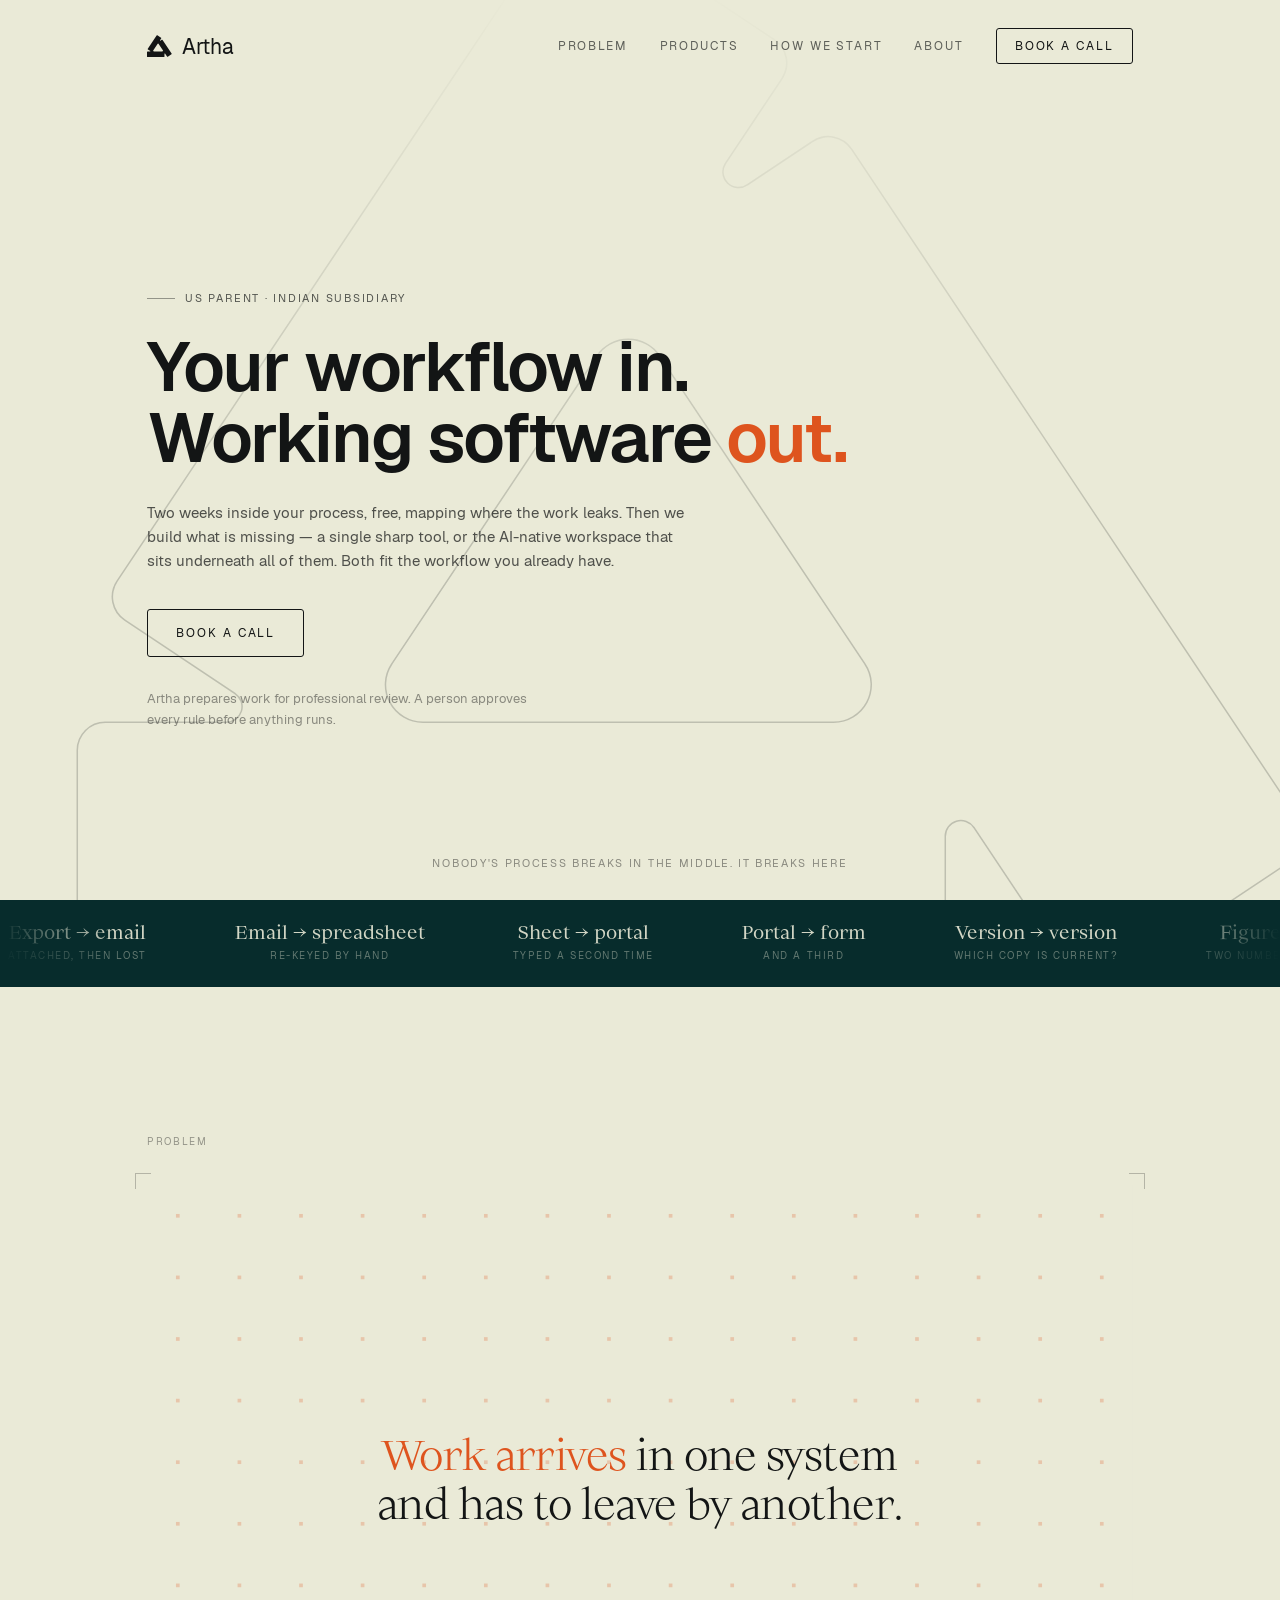
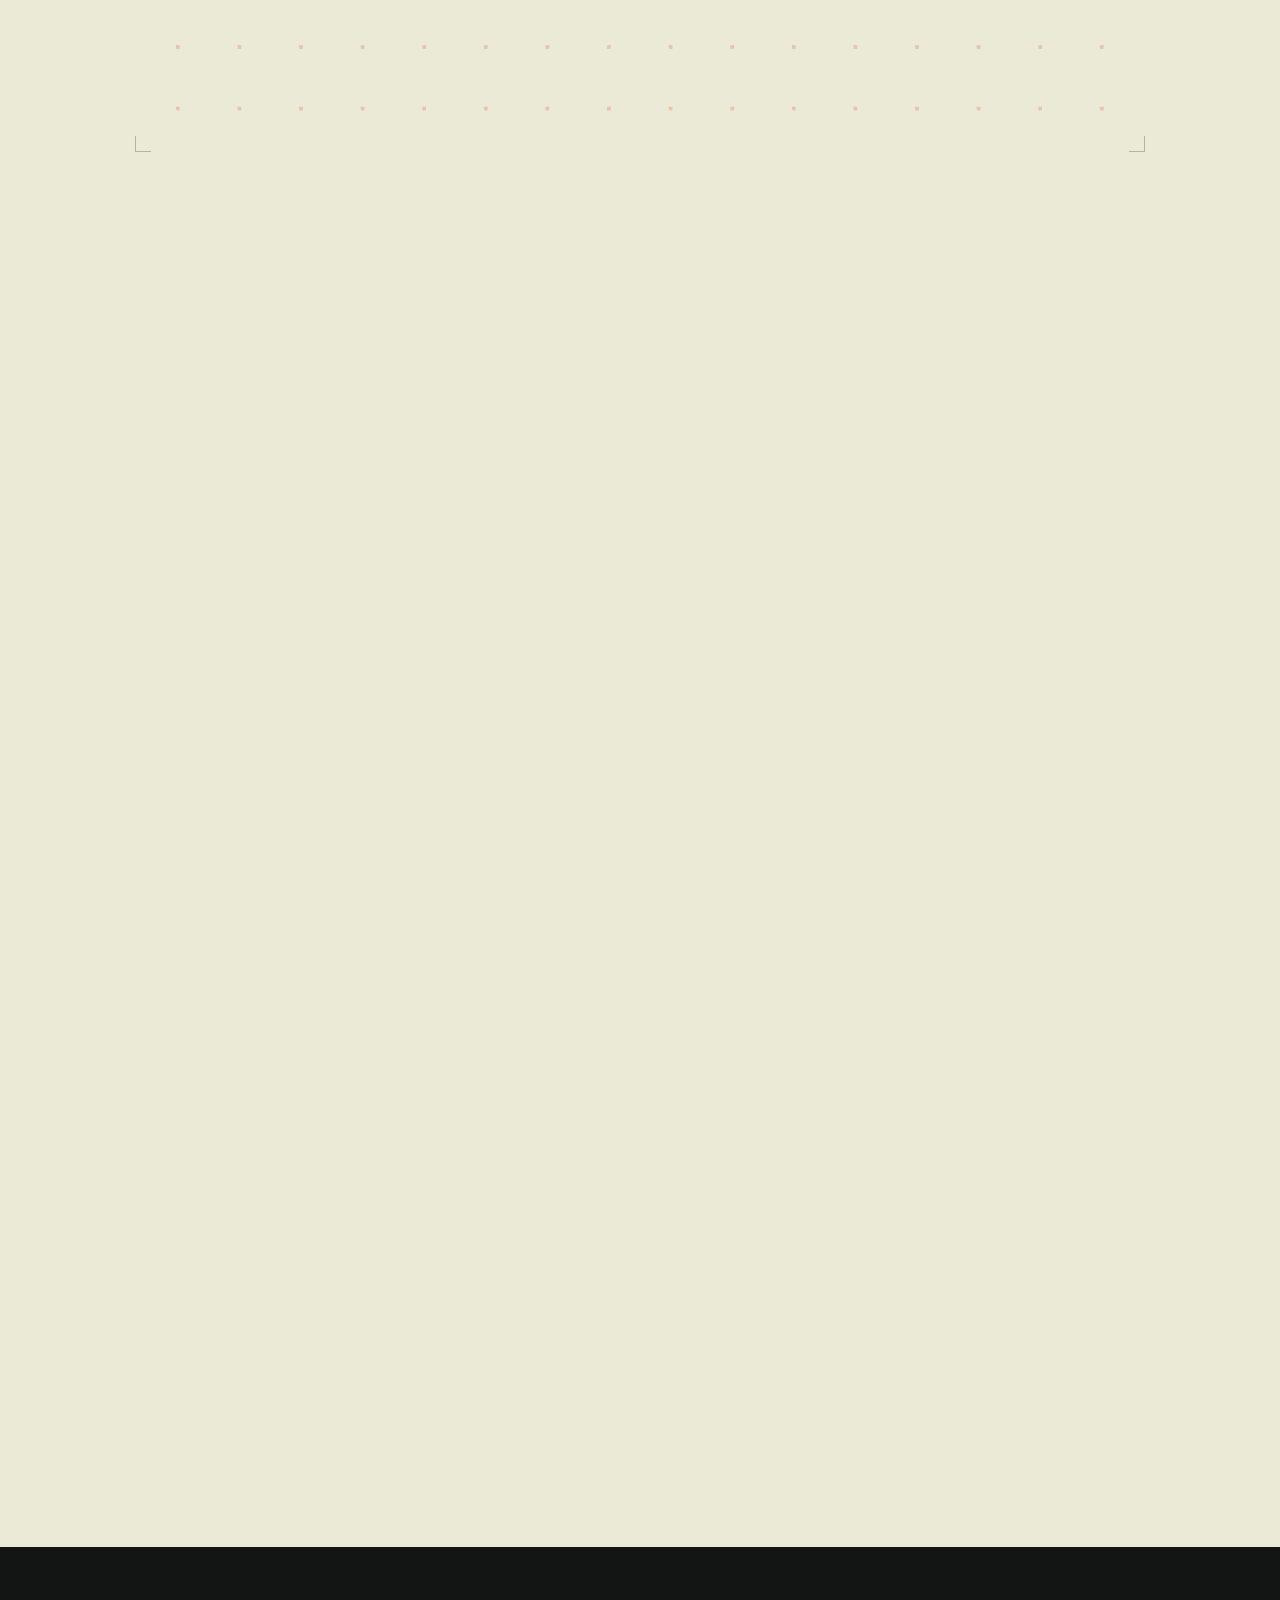
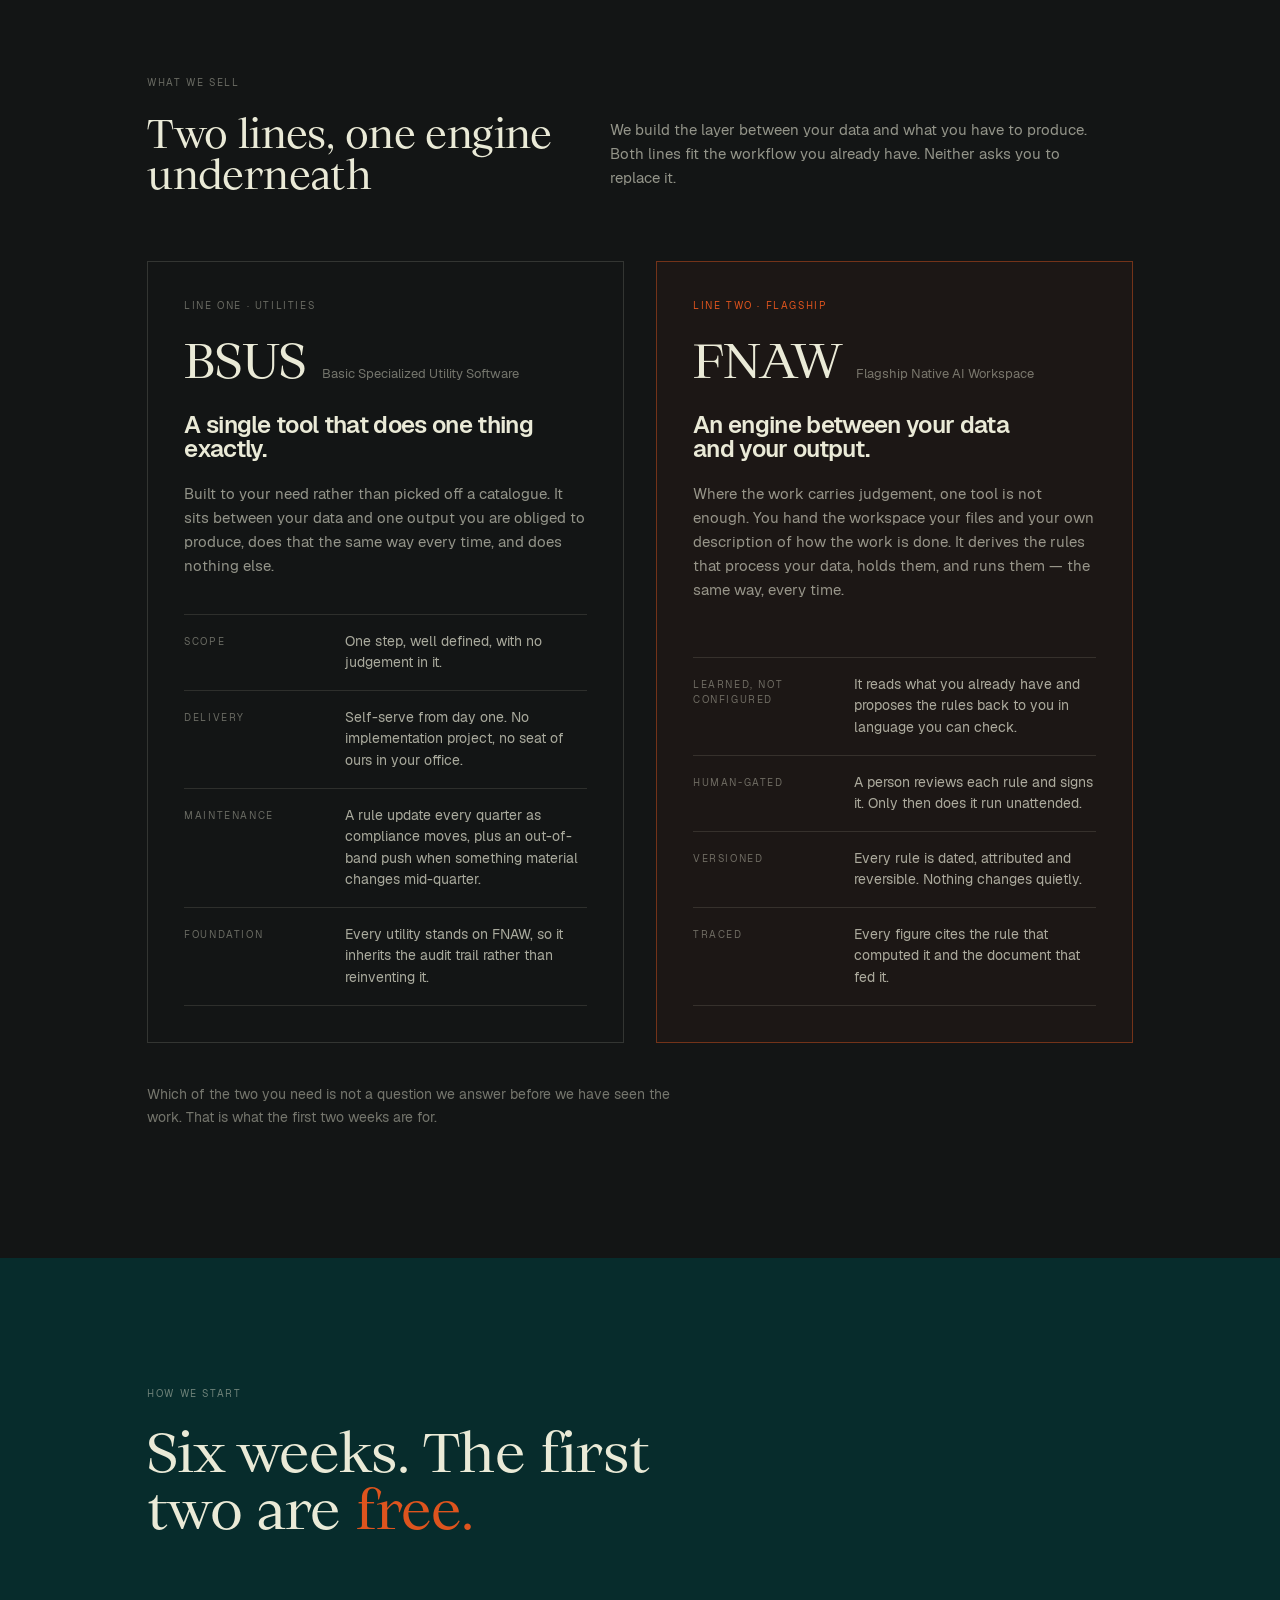
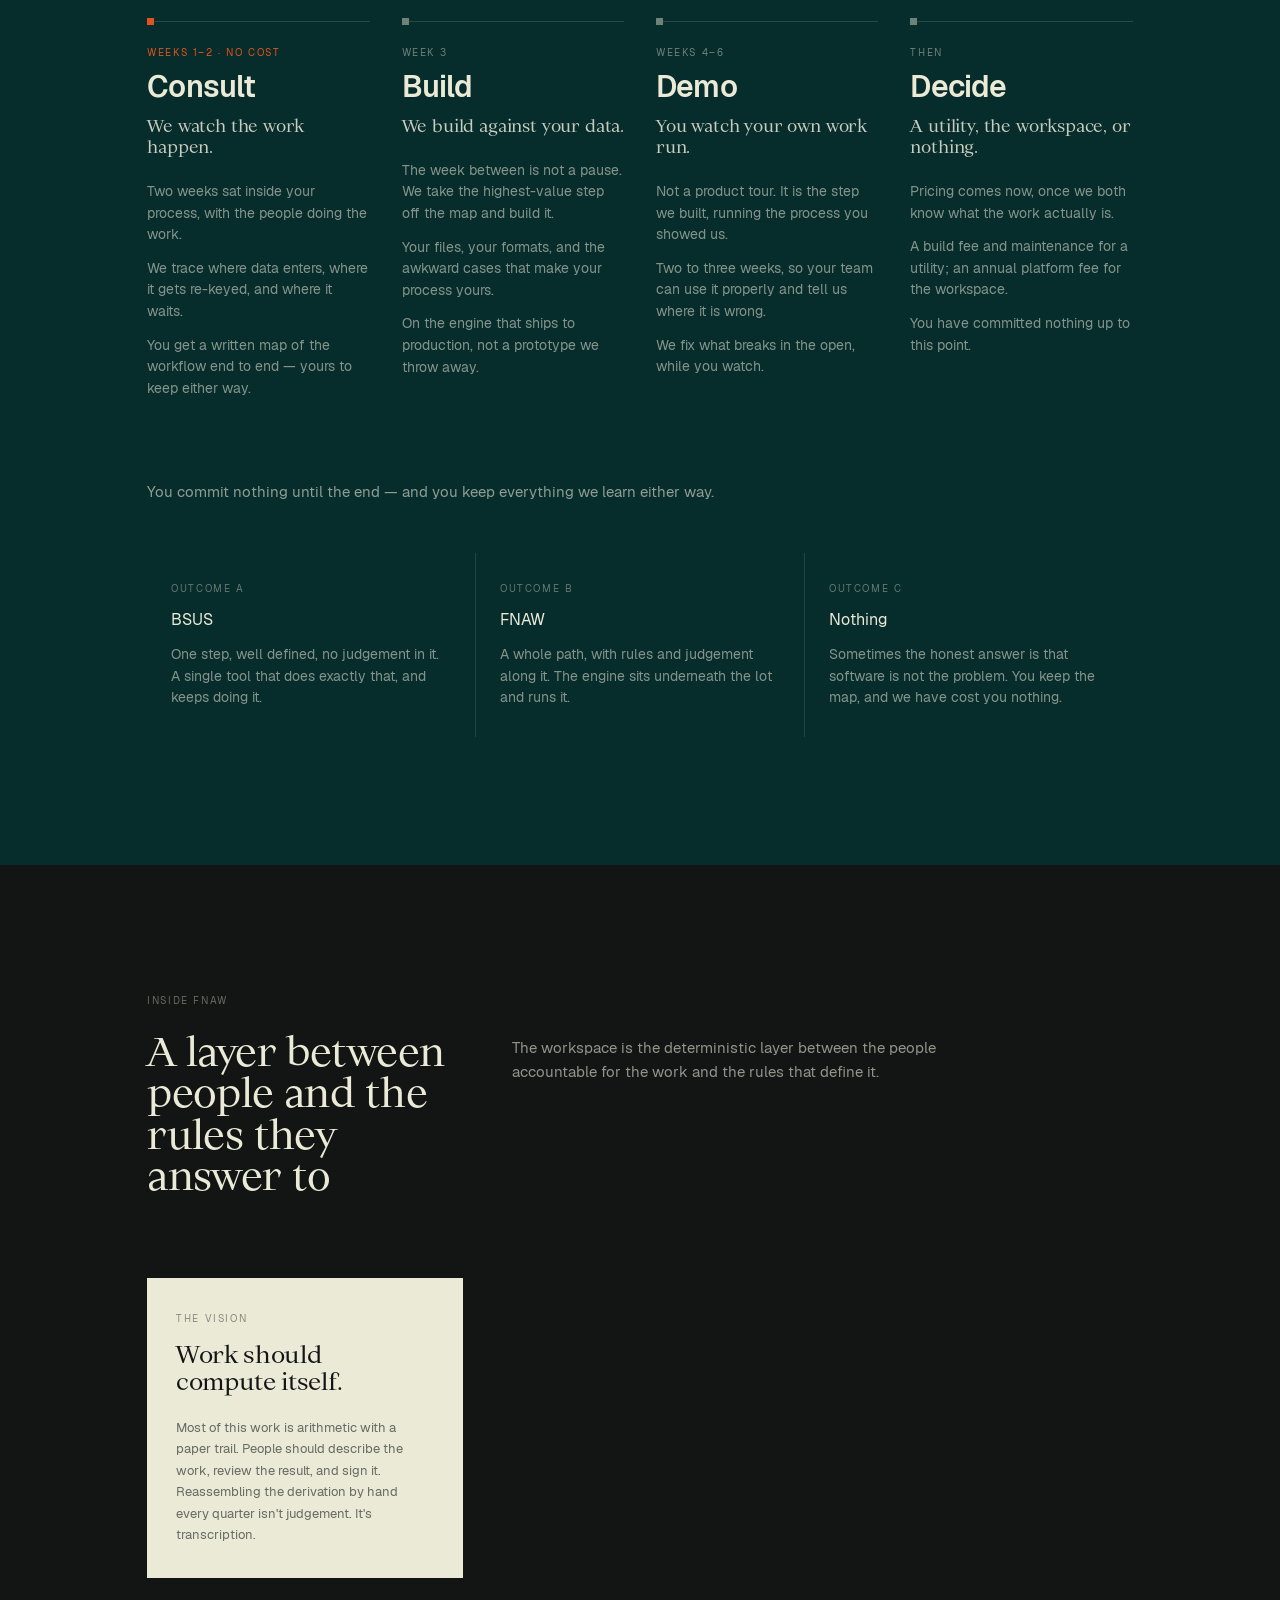
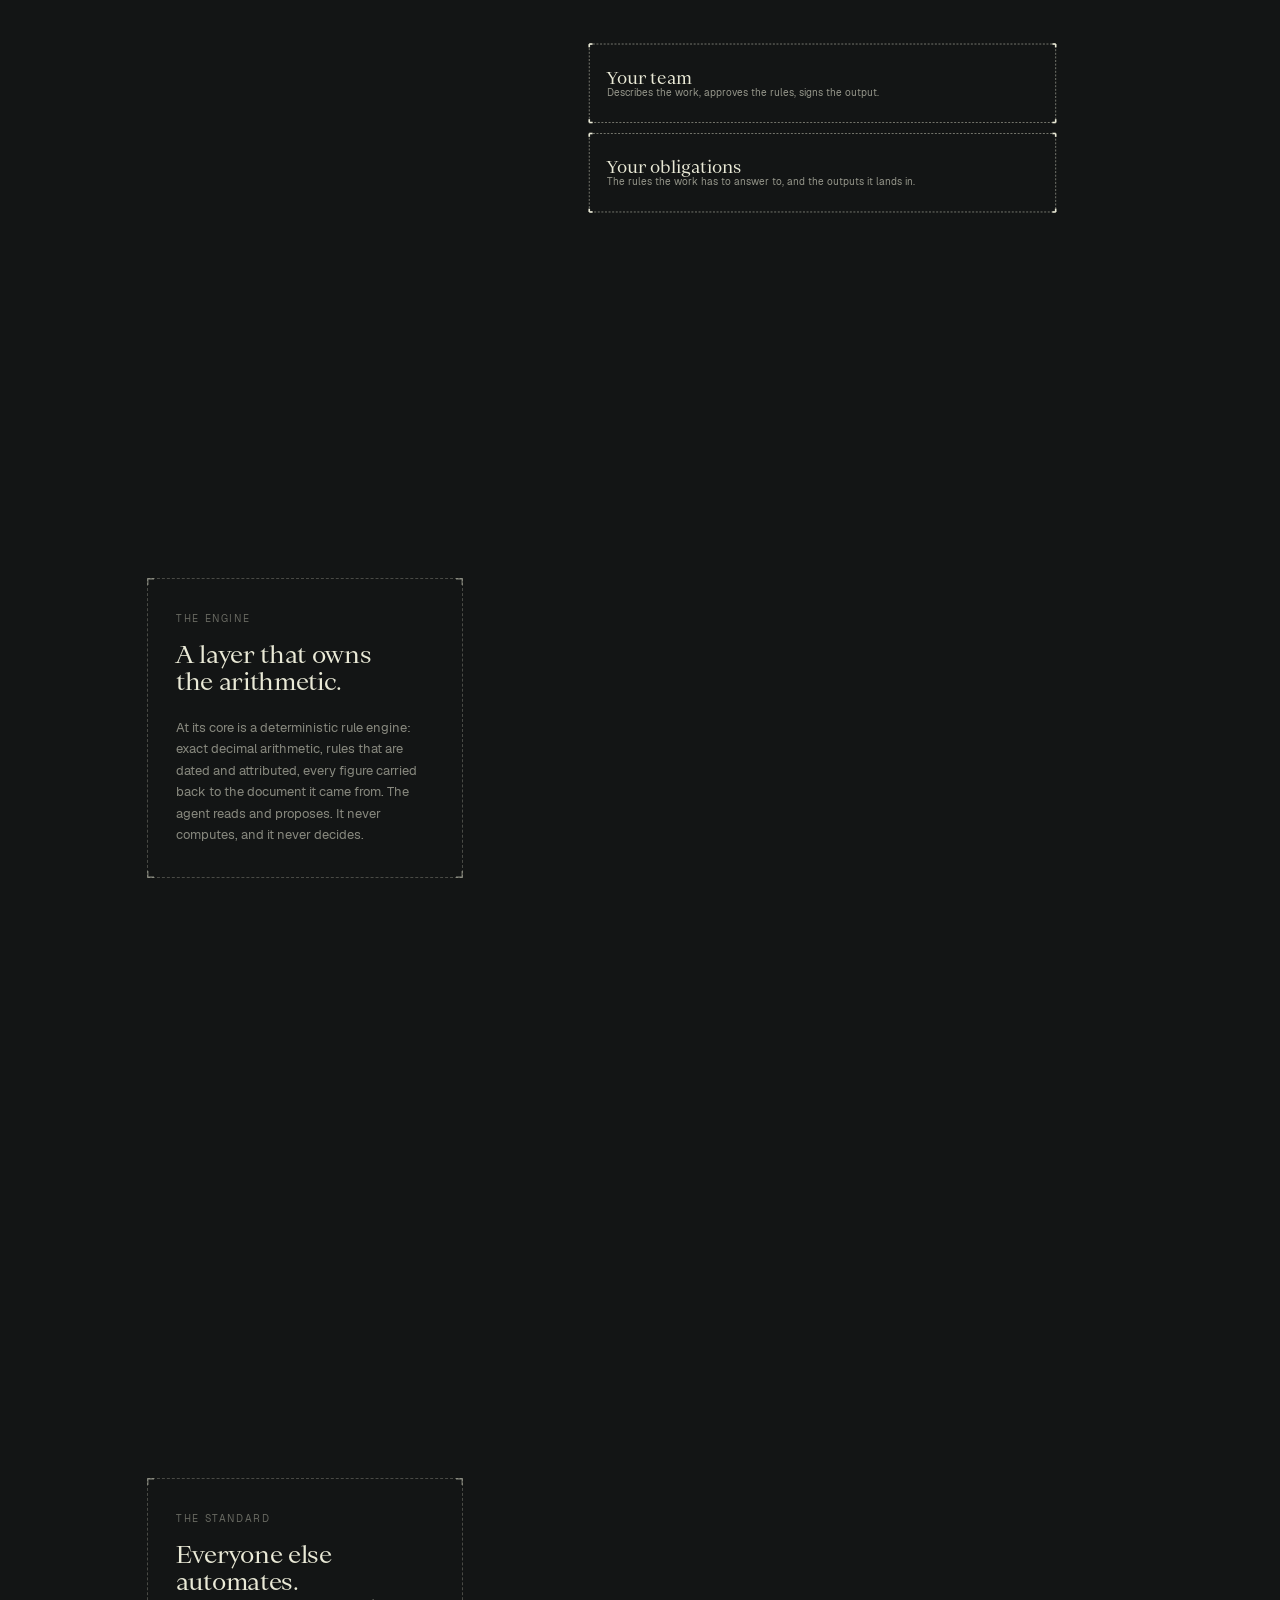
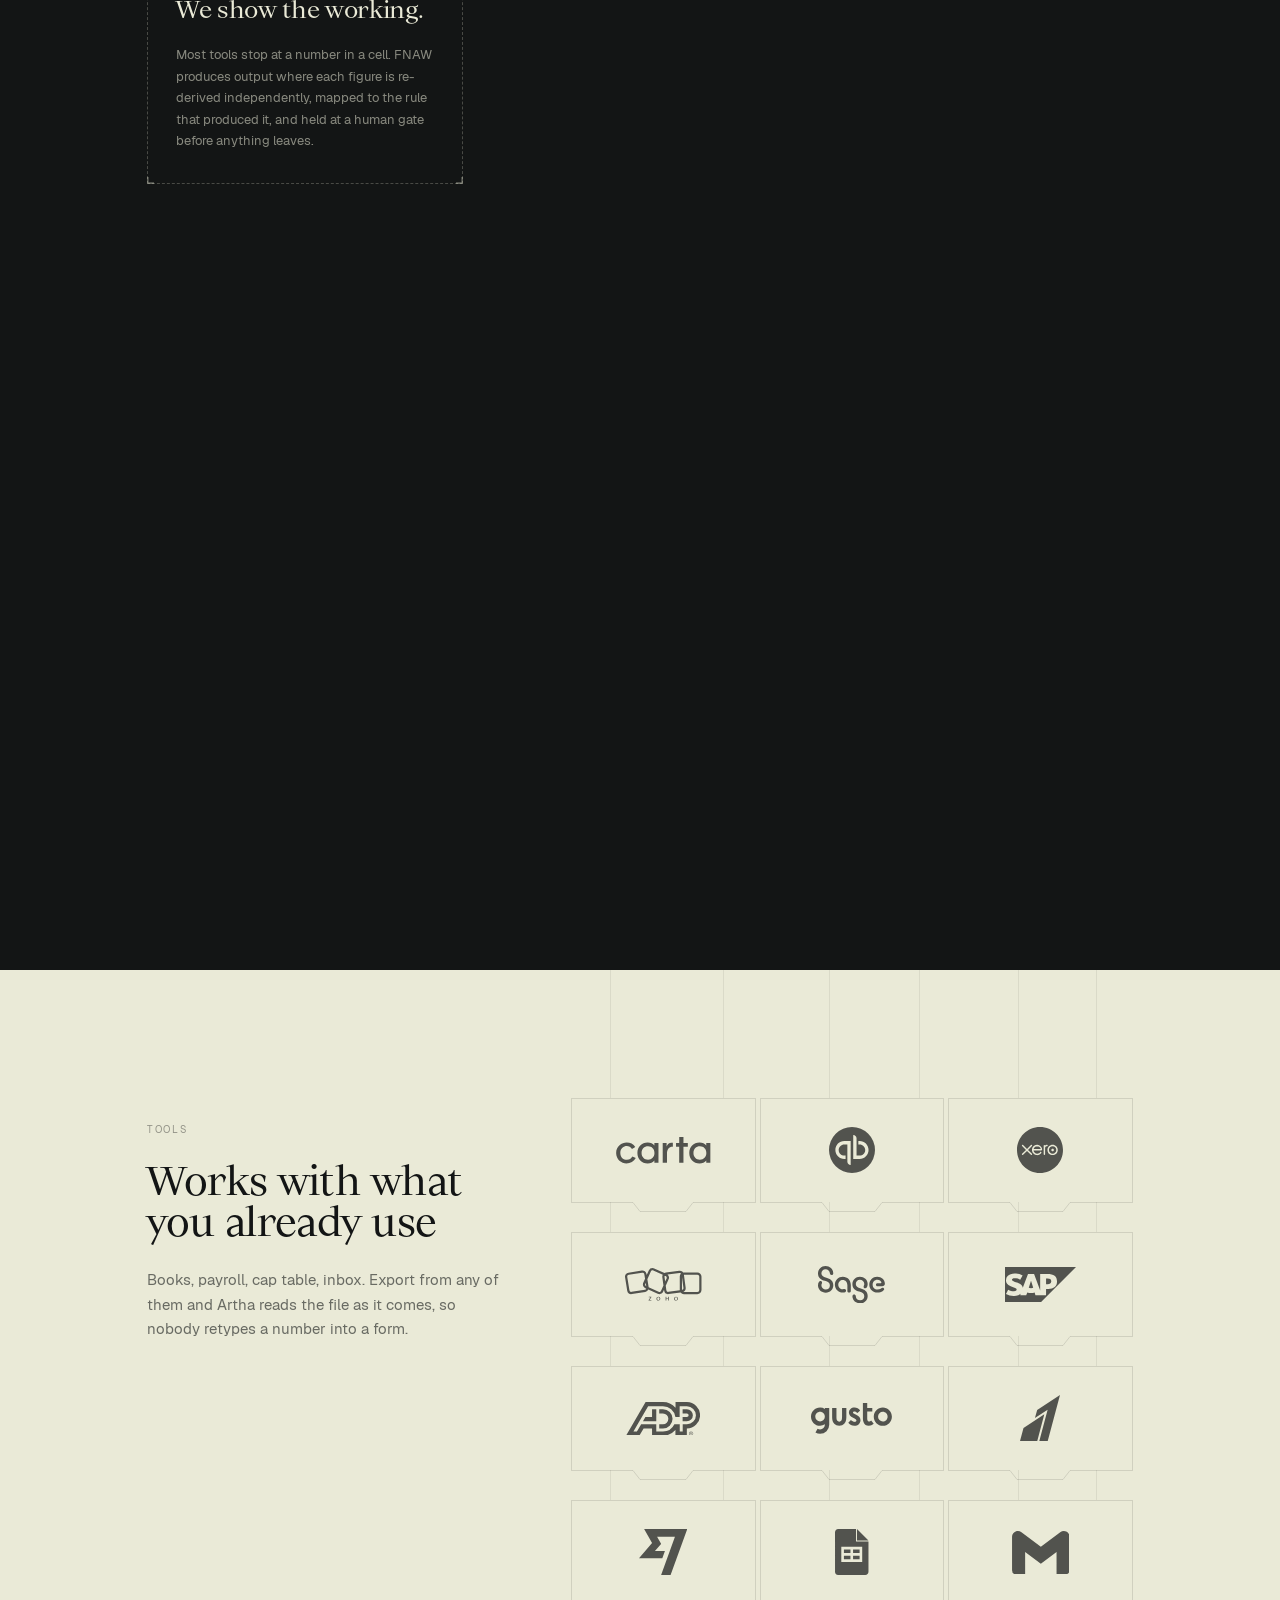
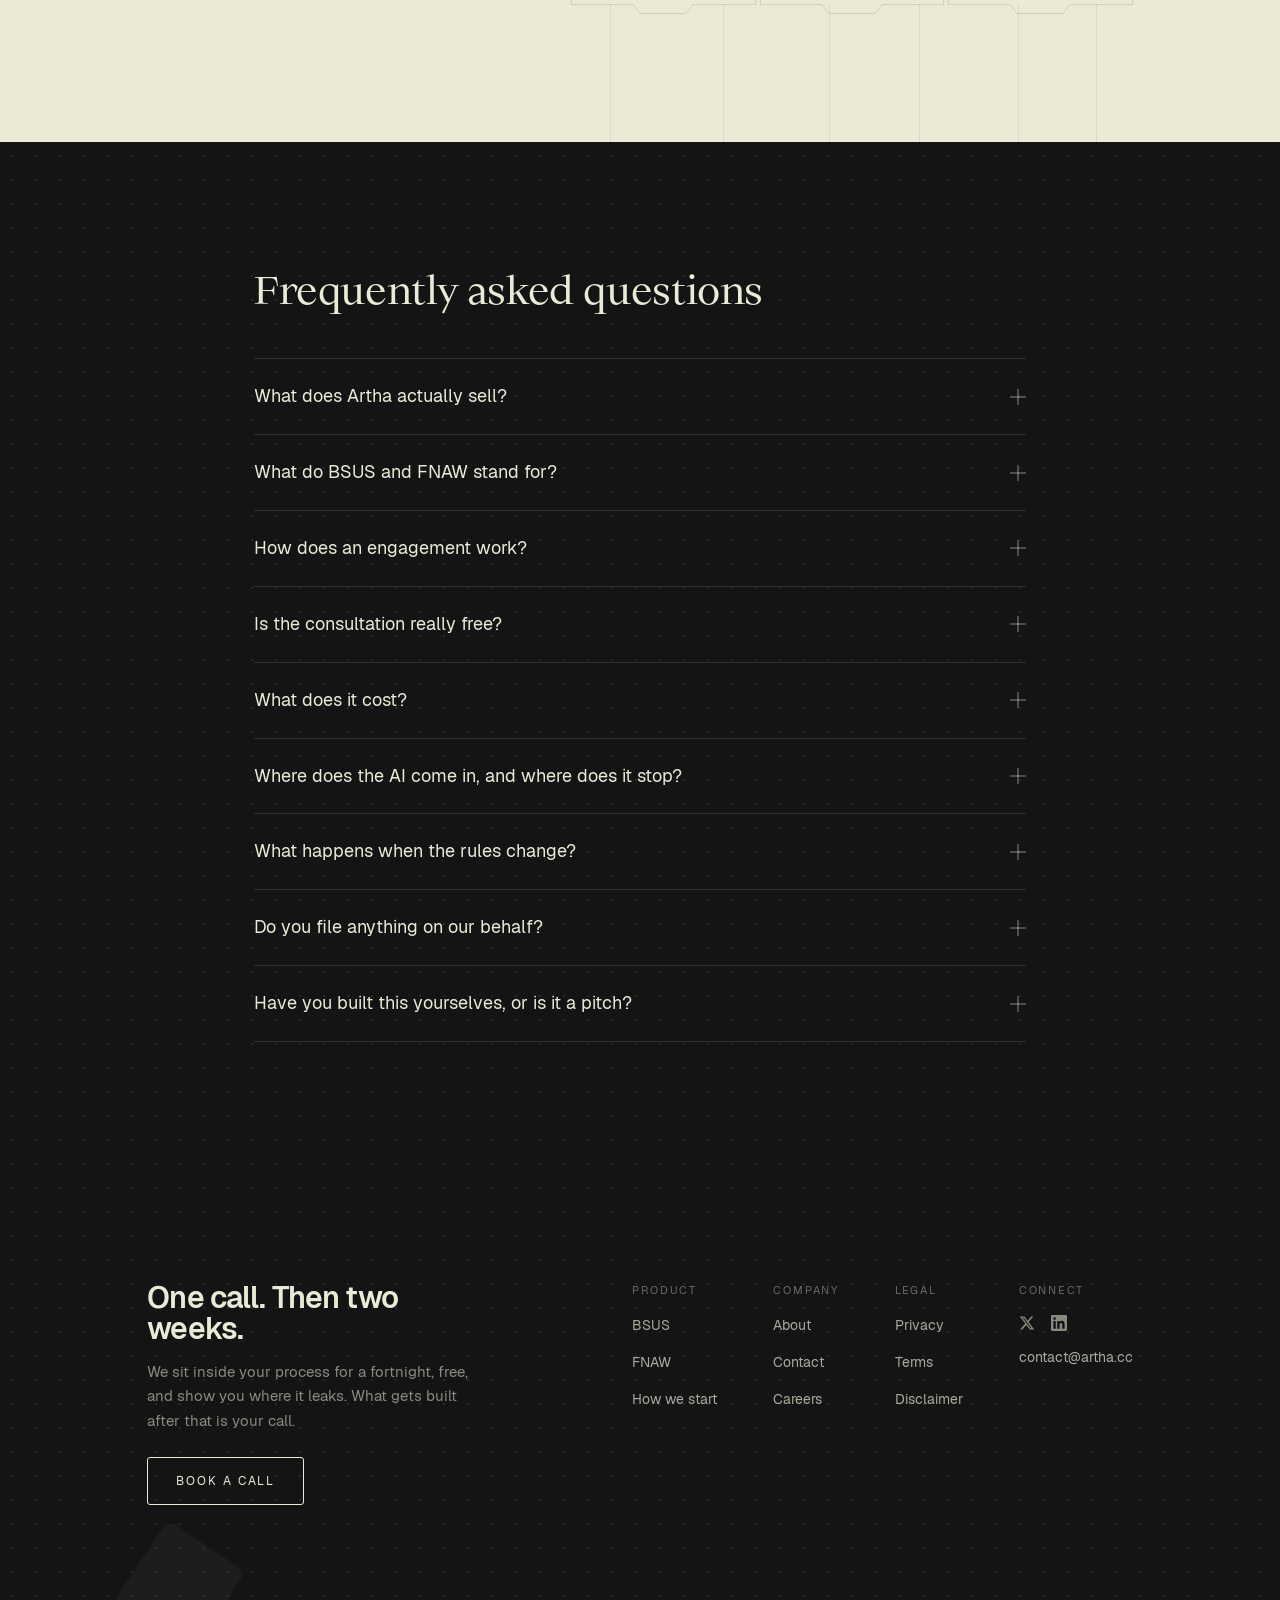
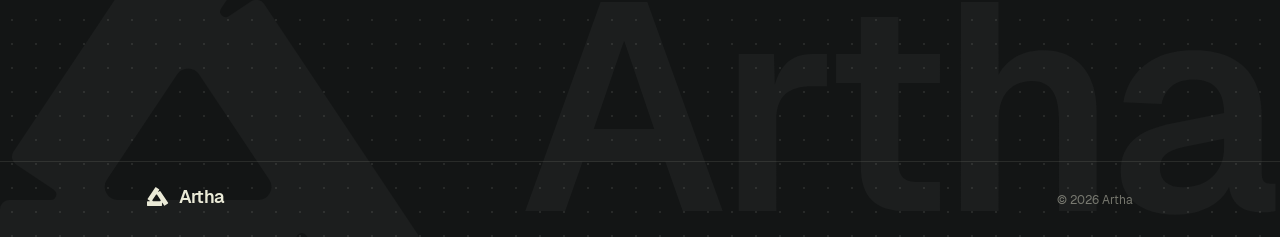
<file: index.html>
<!doctype html>
<html lang="en">
  <head>
    <meta charset="utf-8" />
    <meta name="viewport" content="width=device-width, initial-scale=1" />
    <title>Artha</title>
    <meta
      name="description"
      content="Artha builds the layer between your data and what you have to produce: BSUS, single-purpose utilities built to your need, and FNAW, an AI-native workspace whose rules are learned from your own files, approved by a person, and run deterministically."
    />
    <link rel="canonical" href="https://artha.cc/" />
    <meta property="og:type" content="website" />
    <meta property="og:url" content="https://artha.cc/" />
    <meta property="og:site_name" content="Artha" />
    <meta property="og:title" content="Artha — Workflow automation you can audit" />
    <meta
      property="og:description"
      content="Your workflow in, working software out. Two weeks of consultation, free, then a single sharp tool or the workspace underneath all of them. The agent proposes, a person approves, deterministic code runs it."
    />
    <meta property="og:image" content="https://artha.cc/media/artha-film-poster.jpg" />
    <meta name="twitter:card" content="summary_large_image" />
    <meta name="theme-color" content="#131515" />
    <link rel="icon" type="image/svg+xml" href="/brand/artha-favicon.svg" />
    <link rel="preload" as="font" type="font/ttf" href="/fonts/Geist-SemiBold.ttf" crossorigin />
    <link rel="preload" as="font" type="font/ttf" href="/fonts/Geist-Regular.ttf" crossorigin />
    <link rel="preload" as="font" type="font/woff2" href="/fonts/OrticaLinear-Regular.woff2" crossorigin />

    <!--
      Who "Artha" is, in the form Google reads directly rather than infers. On a
      new domain sharing its name with a Sanskrit word, a yoga studio and a
      consultancy, the sameAs profiles are the useful part: they are what ties
      this site to the accounts under the same name.

      Every claim here is checkable. Nothing about size, funding or founding
      date, because none of that is established anywhere Google could confirm
      it, and invented structured data is worse than none.
    -->
    <script type="application/ld+json">
      {
        "@context": "https://schema.org",
        "@type": "Organization",
        "name": "Artha",
        "url": "https://artha.cc/",
        "logo": "https://artha.cc/brand/artha-icon.svg",
        "email": "contact@artha.cc",
        "description": "Artha builds the layer between a company's data and the output it is obliged to produce: BSUS, single-purpose utilities built to need, and FNAW, an AI-native workspace whose rules are learned from the customer's own files, approved by a person, and run deterministically.",
        "sameAs": [
          "https://x.com/arthacc_",
          "https://www.linkedin.com/company/arthacc"
        ],
        "founder": [
          { "@type": "Person", "name": "Aman Dihora" },
          { "@type": "Person", "name": "Dhruv Jadwani" },
          { "@type": "Person", "name": "Jenik Gajera" },
          { "@type": "Person", "name": "Pearl Mendapara" }
        ]
      }
    </script>
    <script type="module" crossorigin src="/assets/main-_IwyF-s-.js"></script>
    <link rel="stylesheet" crossorigin href="/assets/main-DXF3pp2M.css">
  </head>
  <body>
    <div id="root"></div>
  </body>
</html>
</file>
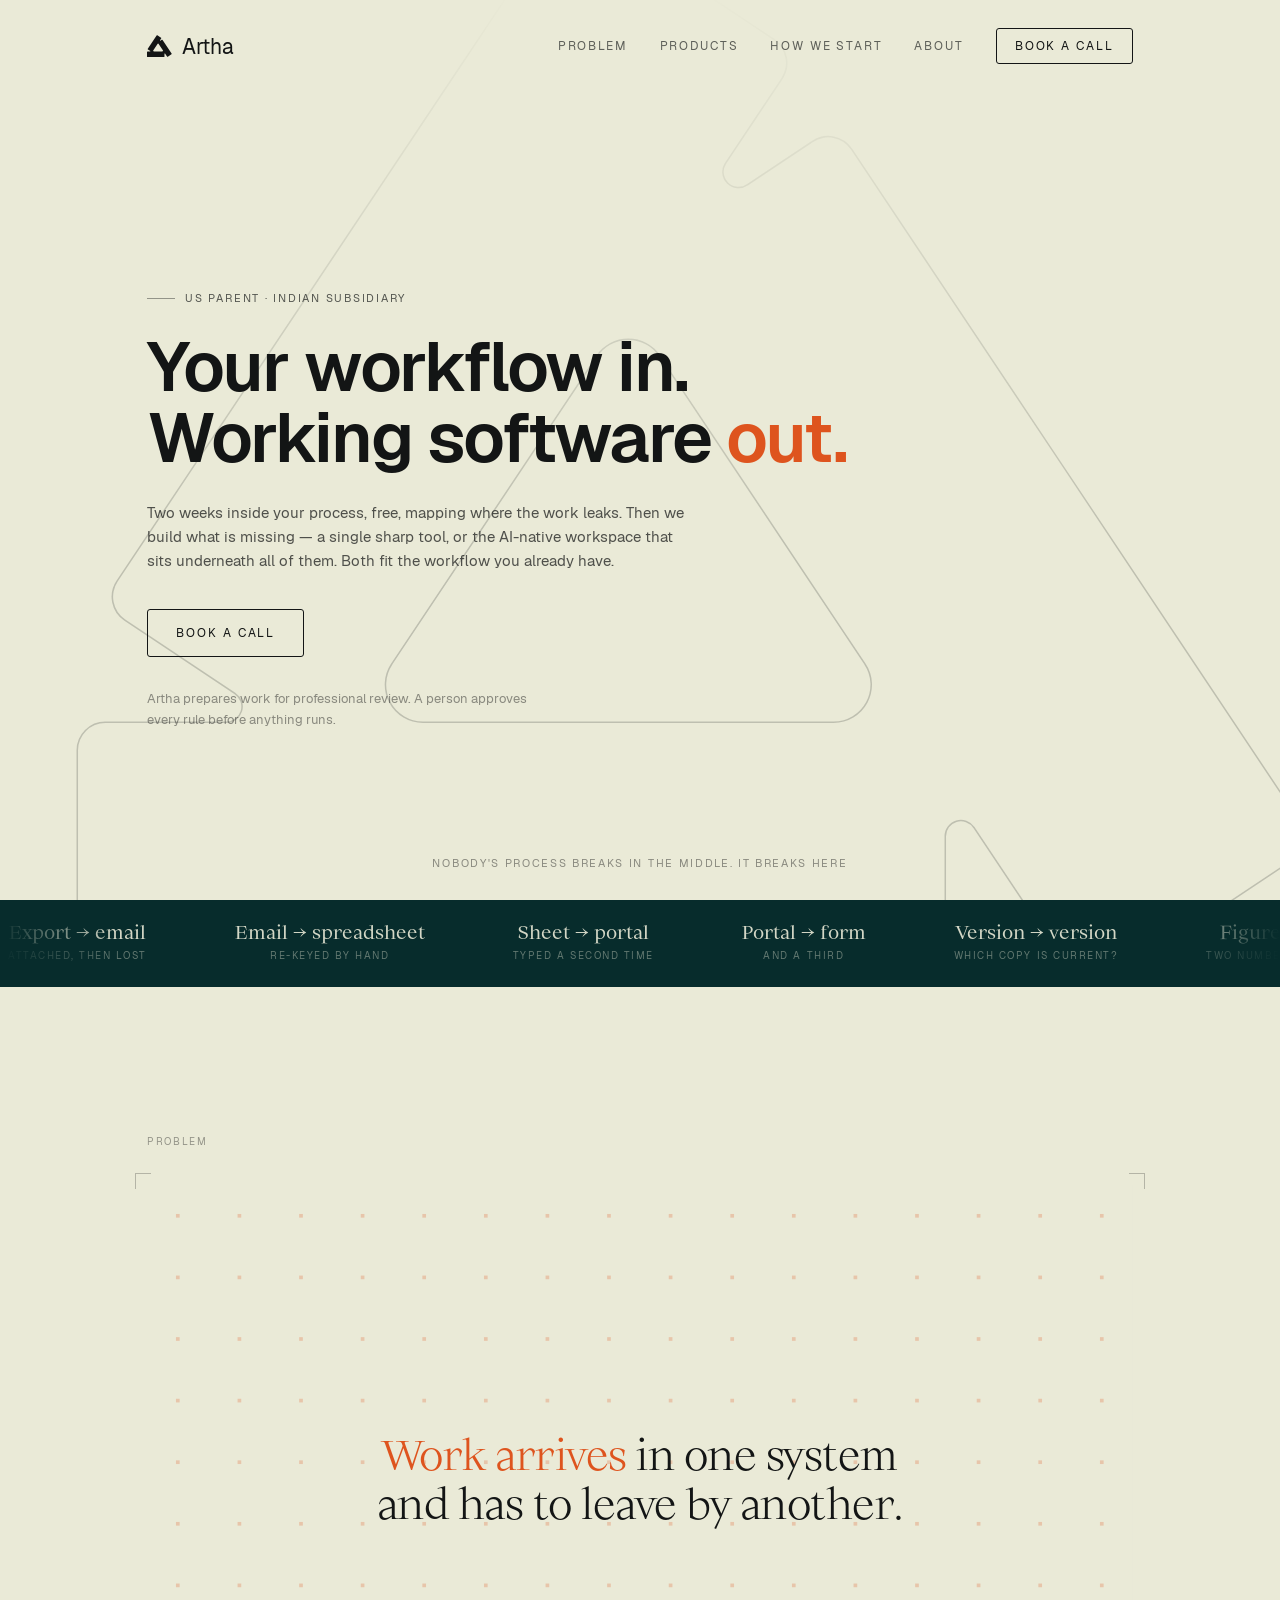
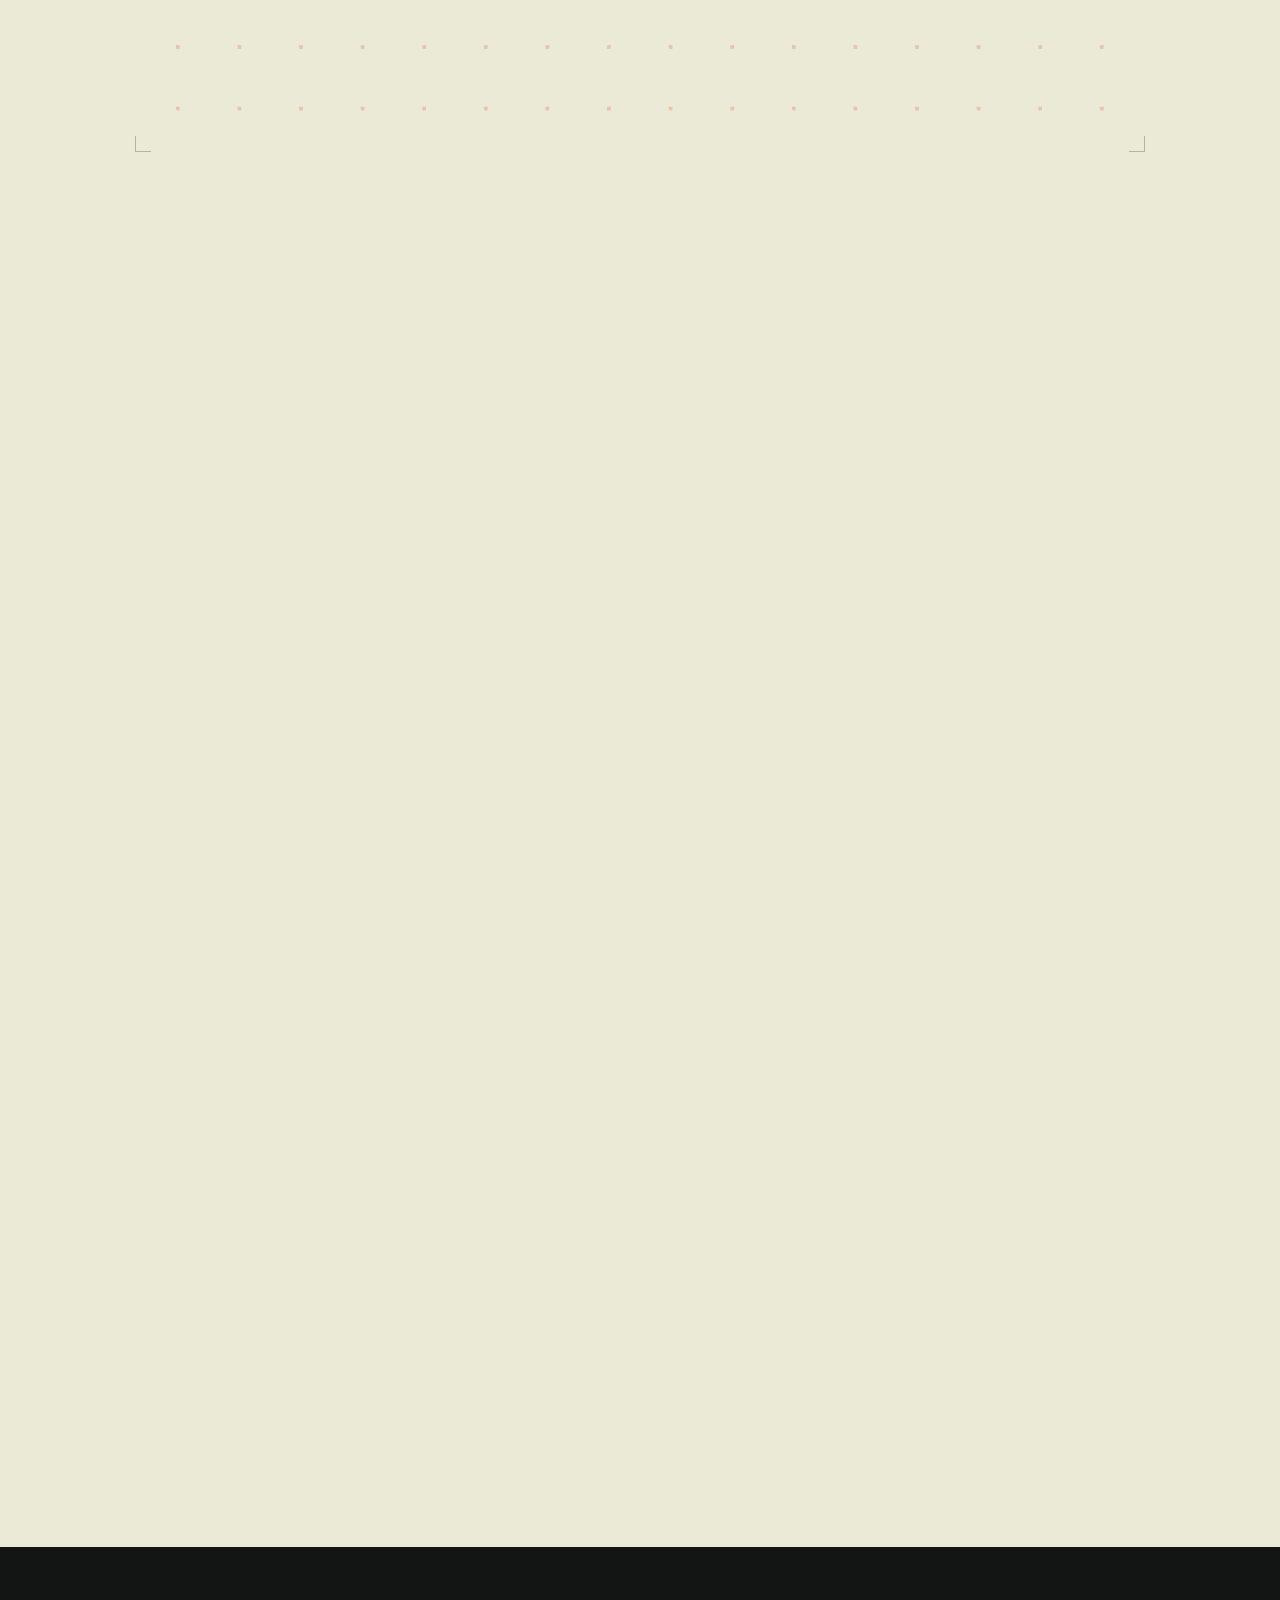
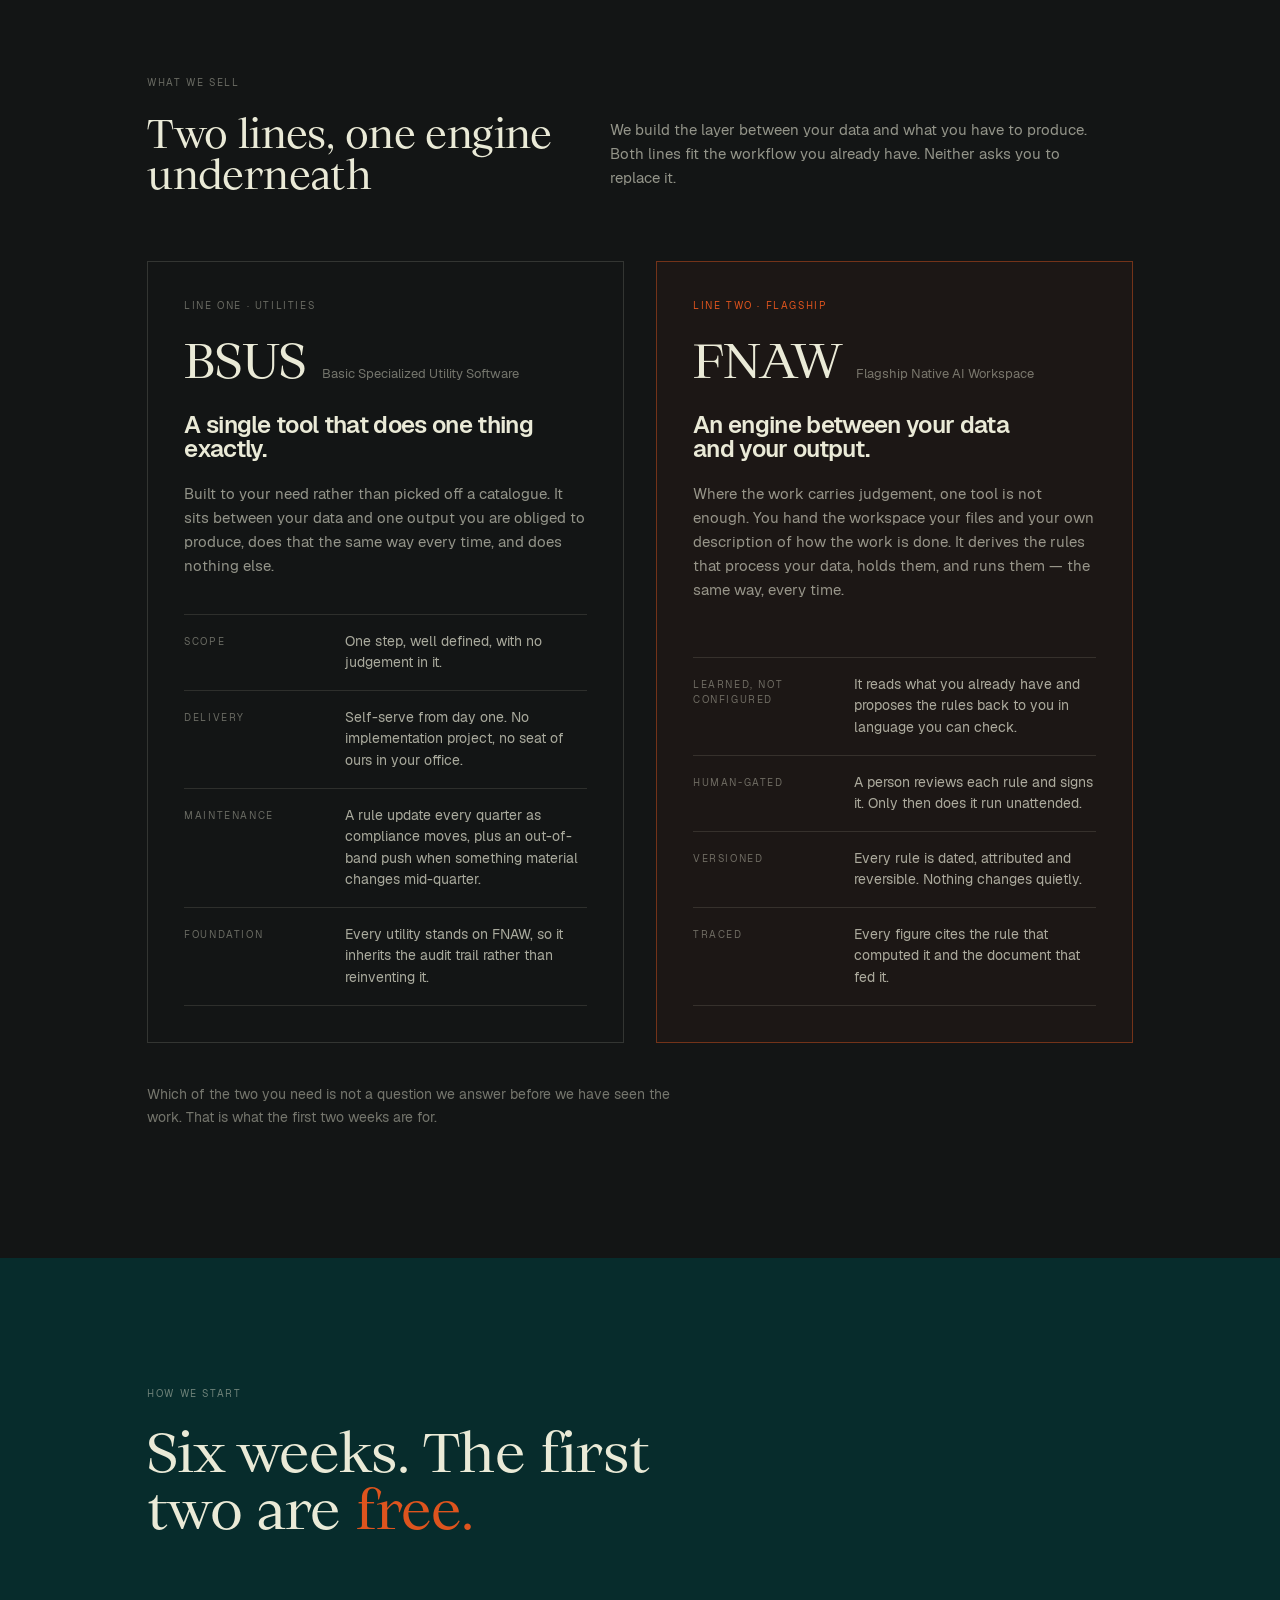
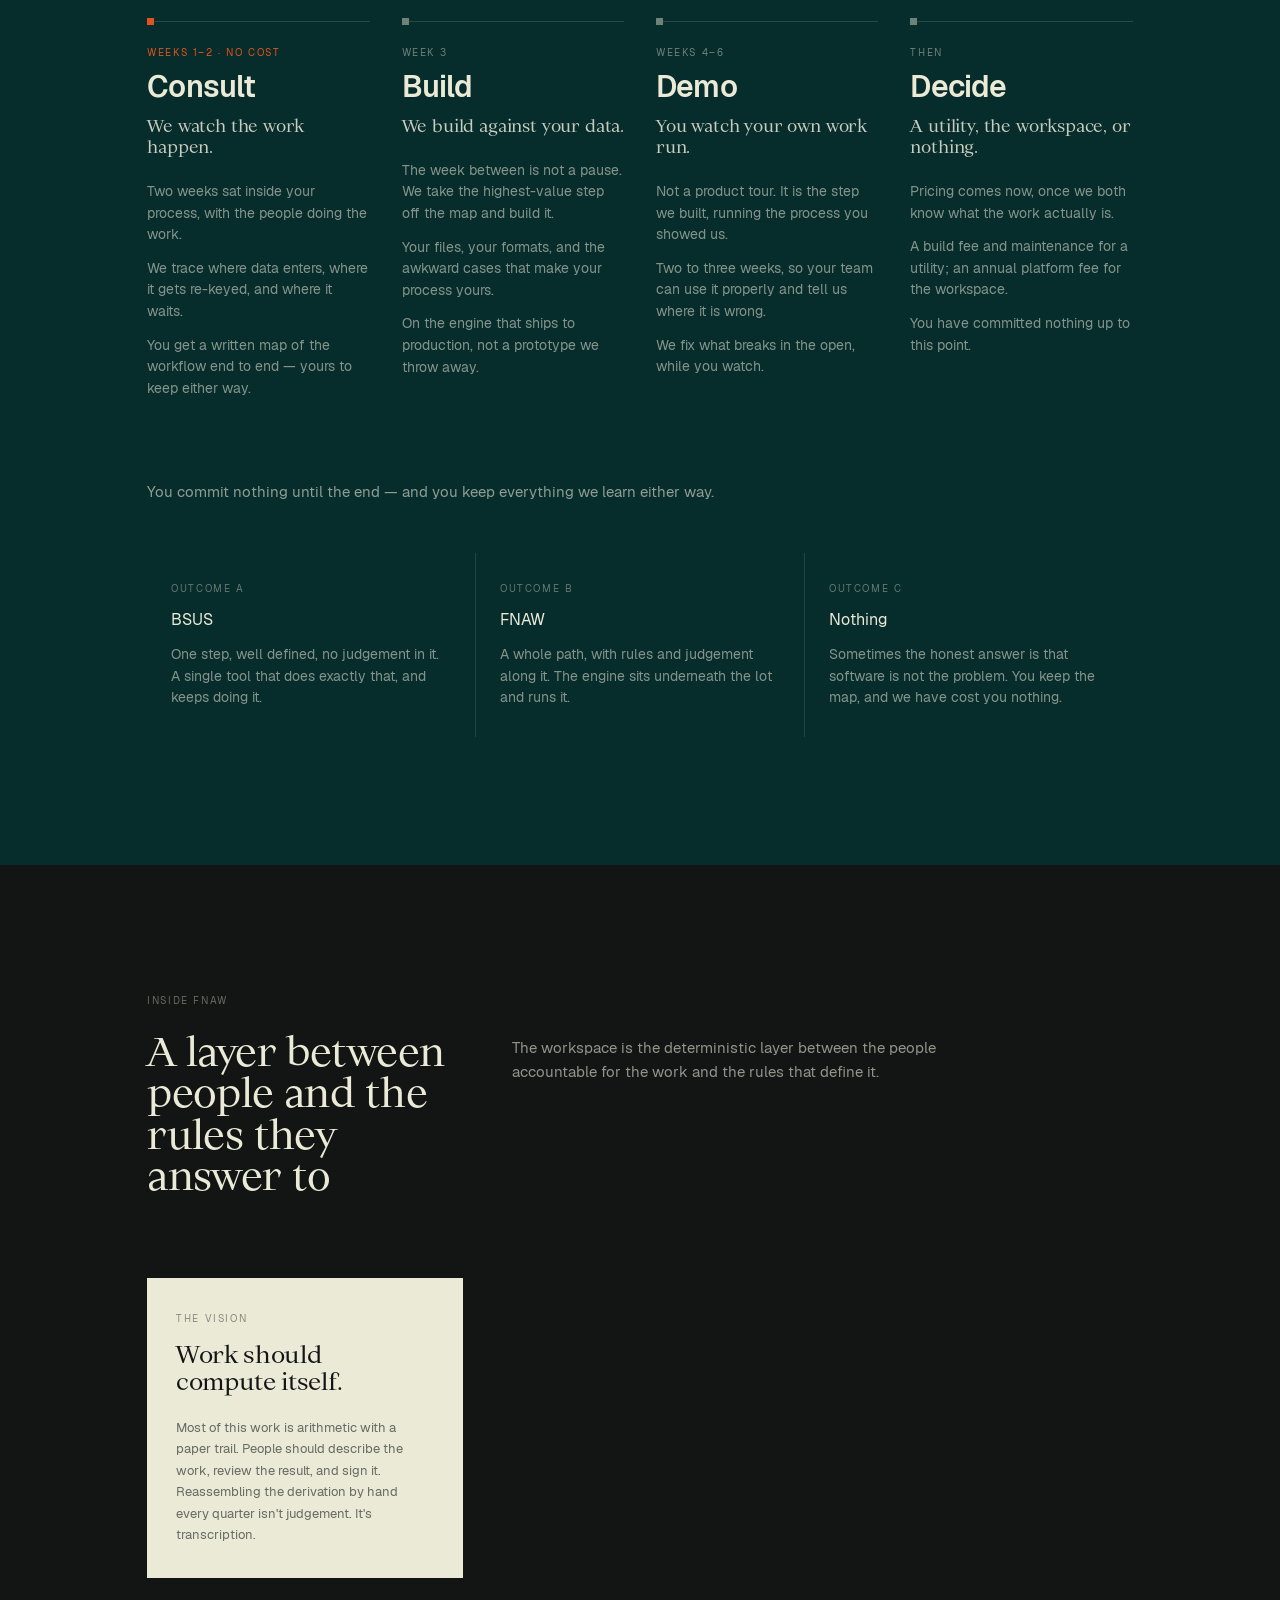
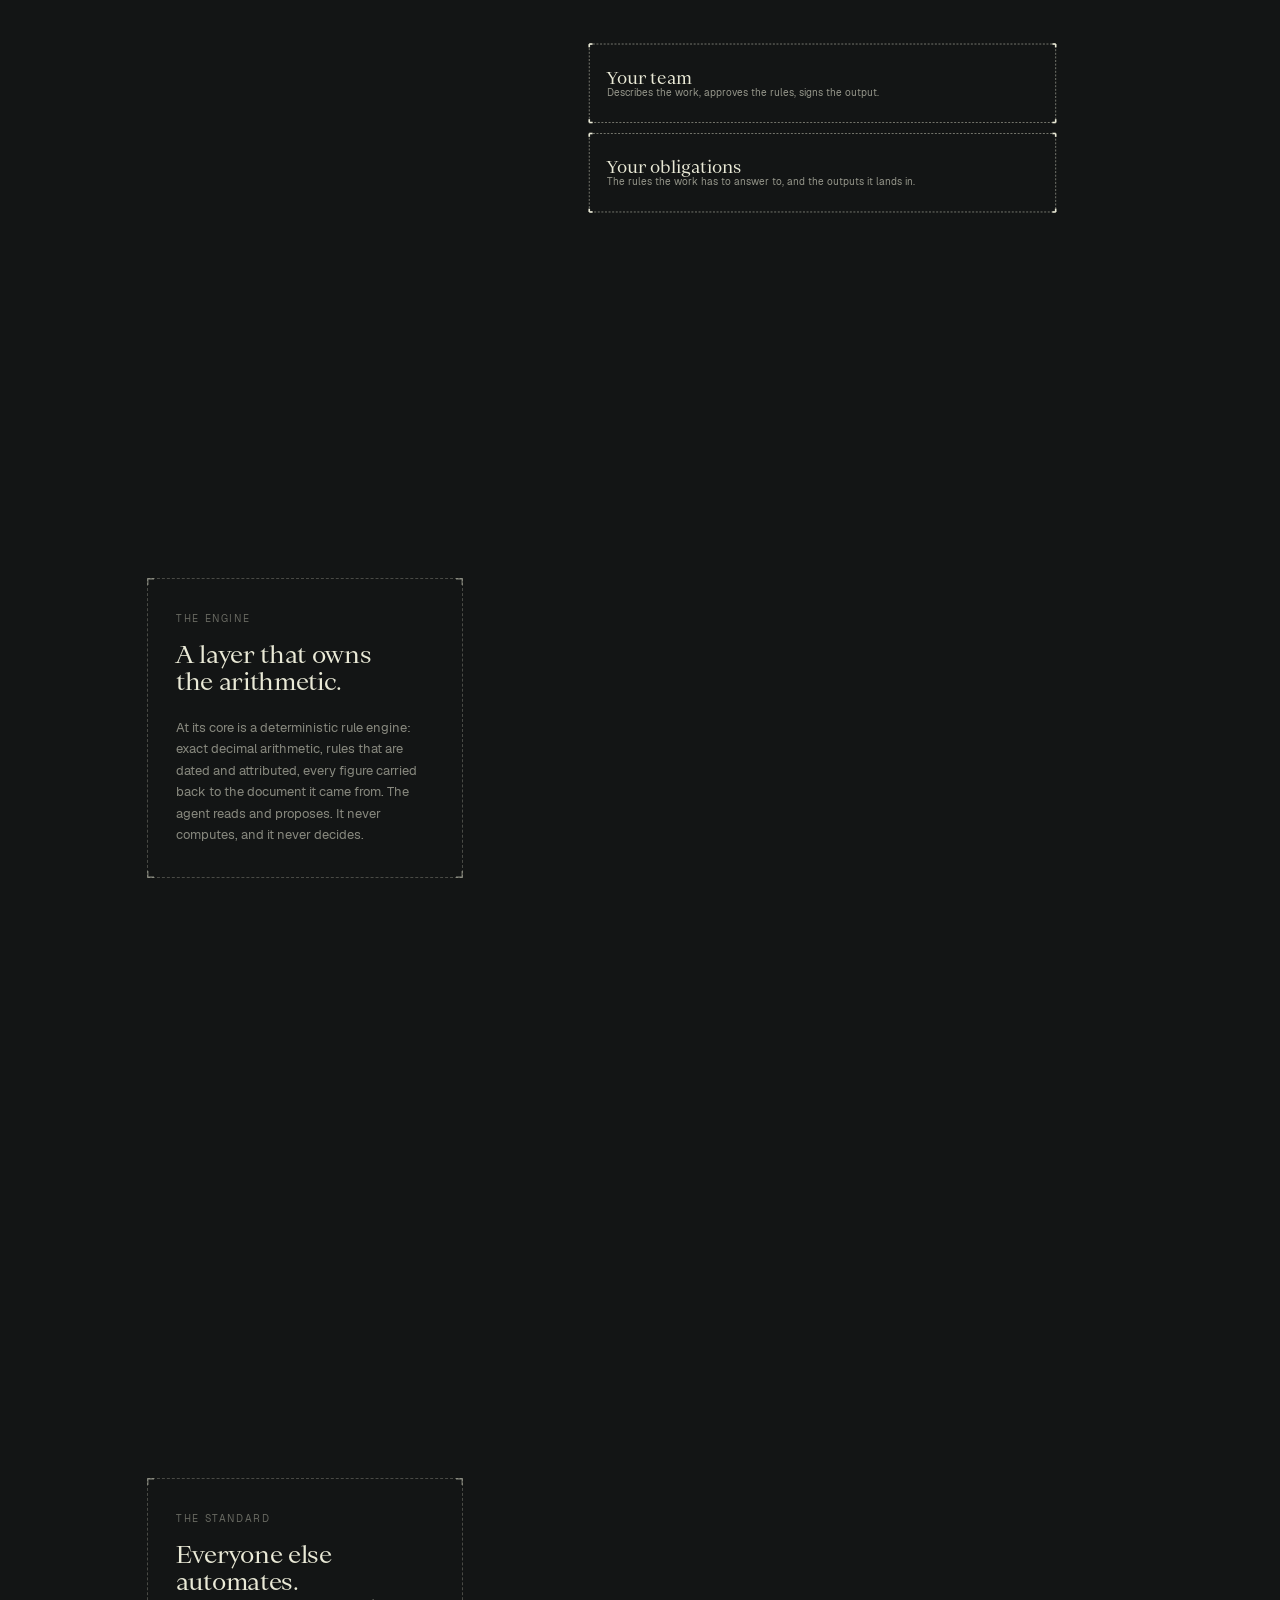
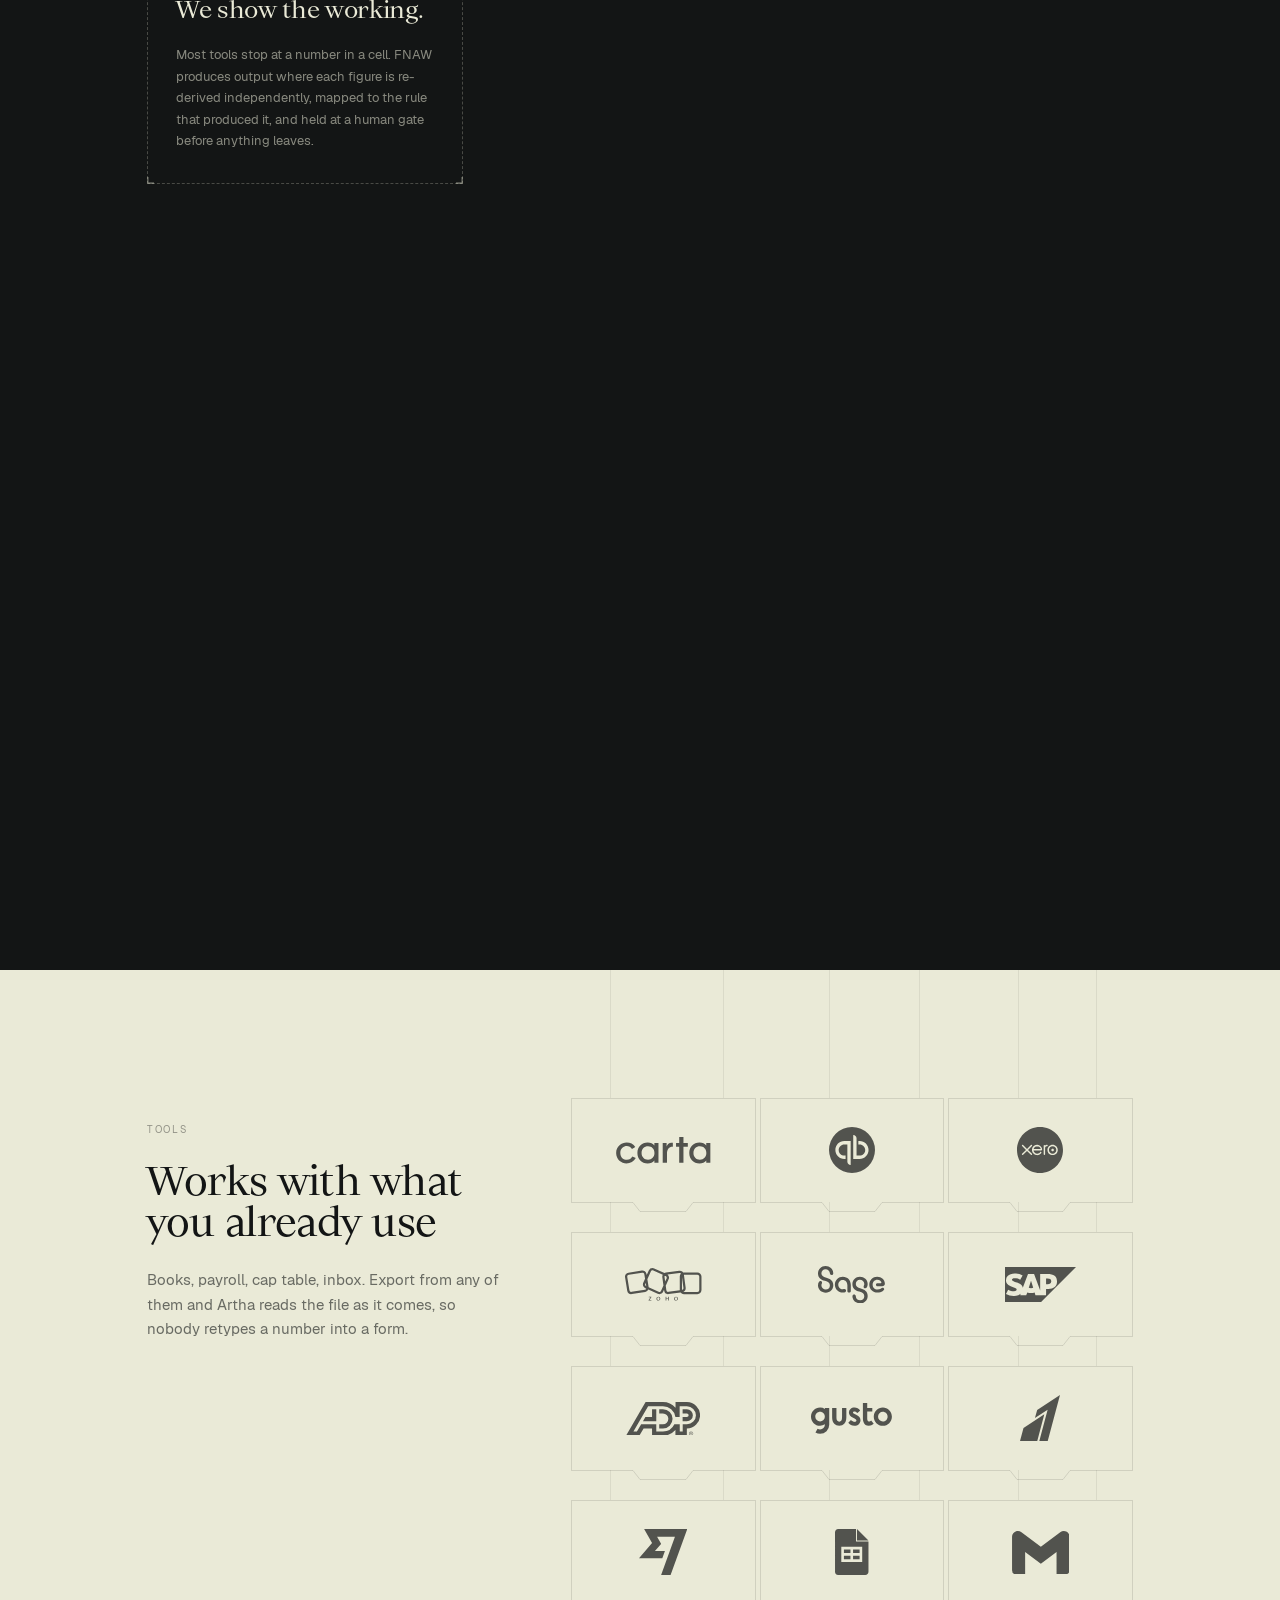
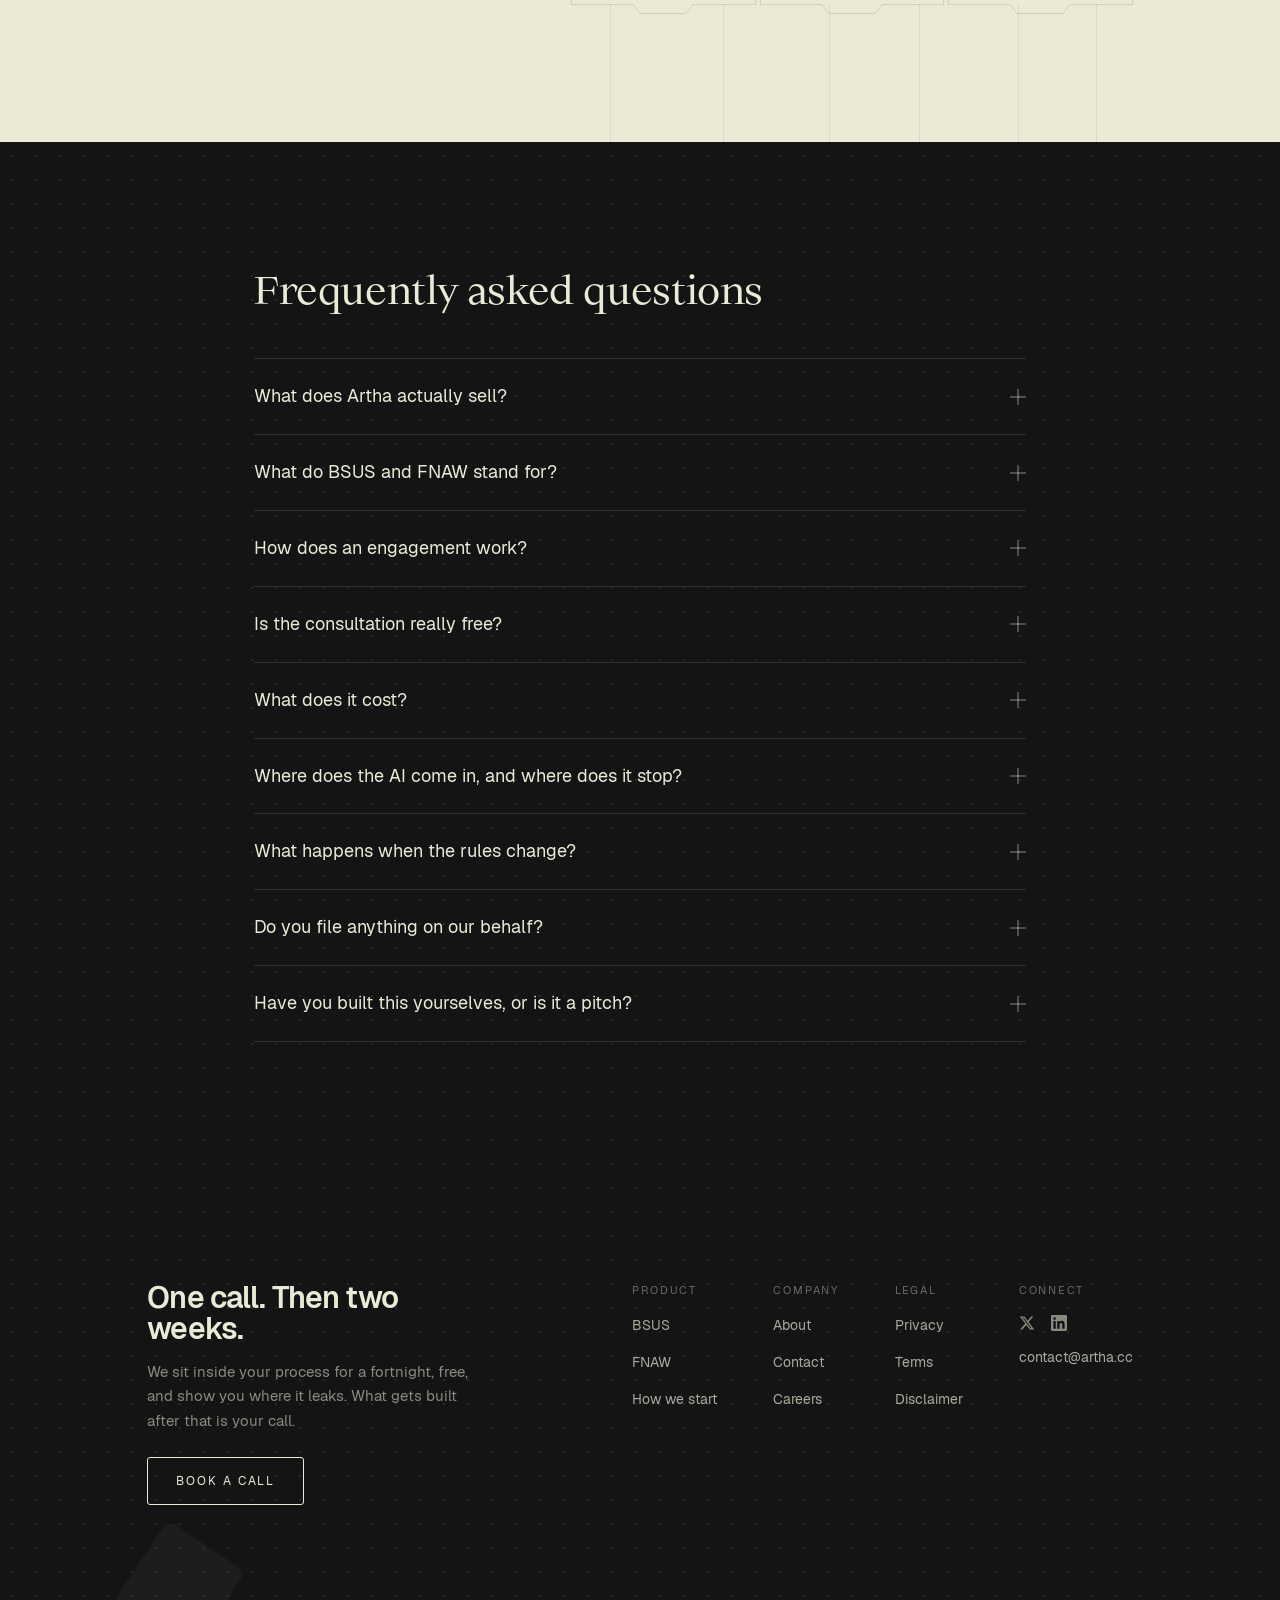
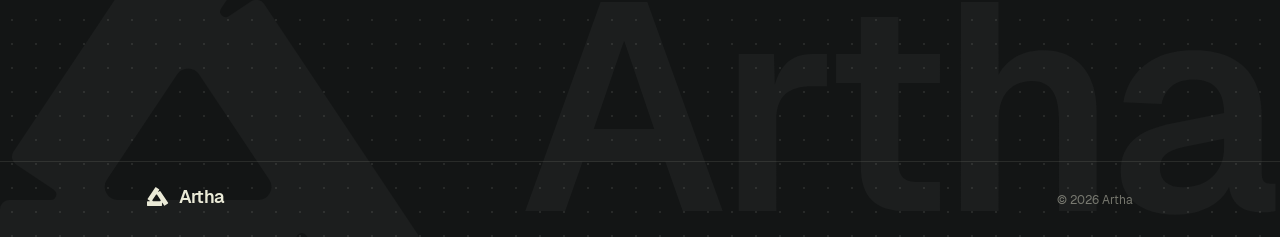
<file: about/index.html>
<!doctype html>
<html lang="en">
  <head>
    <meta charset="utf-8" />
    <meta name="viewport" content="width=device-width, initial-scale=1" />
    <title>About | Artha</title>
    <meta
      name="description"
      content="Meet the team building Artha — four co-founders working on making the work between a company's data and its obligations reproducible, cited and reviewable."
    />
    <link rel="canonical" href="https://artha.cc/about/" />
    <meta property="og:type" content="website" />
    <meta property="og:url" content="https://artha.cc/about/" />
    <meta property="og:site_name" content="Artha" />
    <meta property="og:title" content="About | Artha" />
    <meta
      property="og:description"
      content="Artha is built by four founders working on one problem: making the work between a company's data and its obligations something you can reproduce, cite and hand to whoever has to sign it."
    />
    <meta property="og:image" content="https://artha.cc/media/artha-film-poster.jpg" />
    <meta name="twitter:card" content="summary_large_image" />
    <meta name="theme-color" content="#131515" />
    <link rel="icon" type="image/svg+xml" href="/brand/artha-favicon.svg" />
    <link rel="preload" as="font" type="font/ttf" href="/fonts/Geist-SemiBold.ttf" crossorigin />
    <link rel="preload" as="font" type="font/ttf" href="/fonts/Geist-Regular.ttf" crossorigin />
    <link rel="preload" as="font" type="font/woff2" href="/fonts/OrticaLinear-Regular.woff2" crossorigin />
    <script type="module" crossorigin src="/assets/main-_IwyF-s-.js"></script>
    <link rel="stylesheet" crossorigin href="/assets/main-DXF3pp2M.css">
  </head>
  <body>
    <div id="root"></div>
  </body>
</html>
</file>
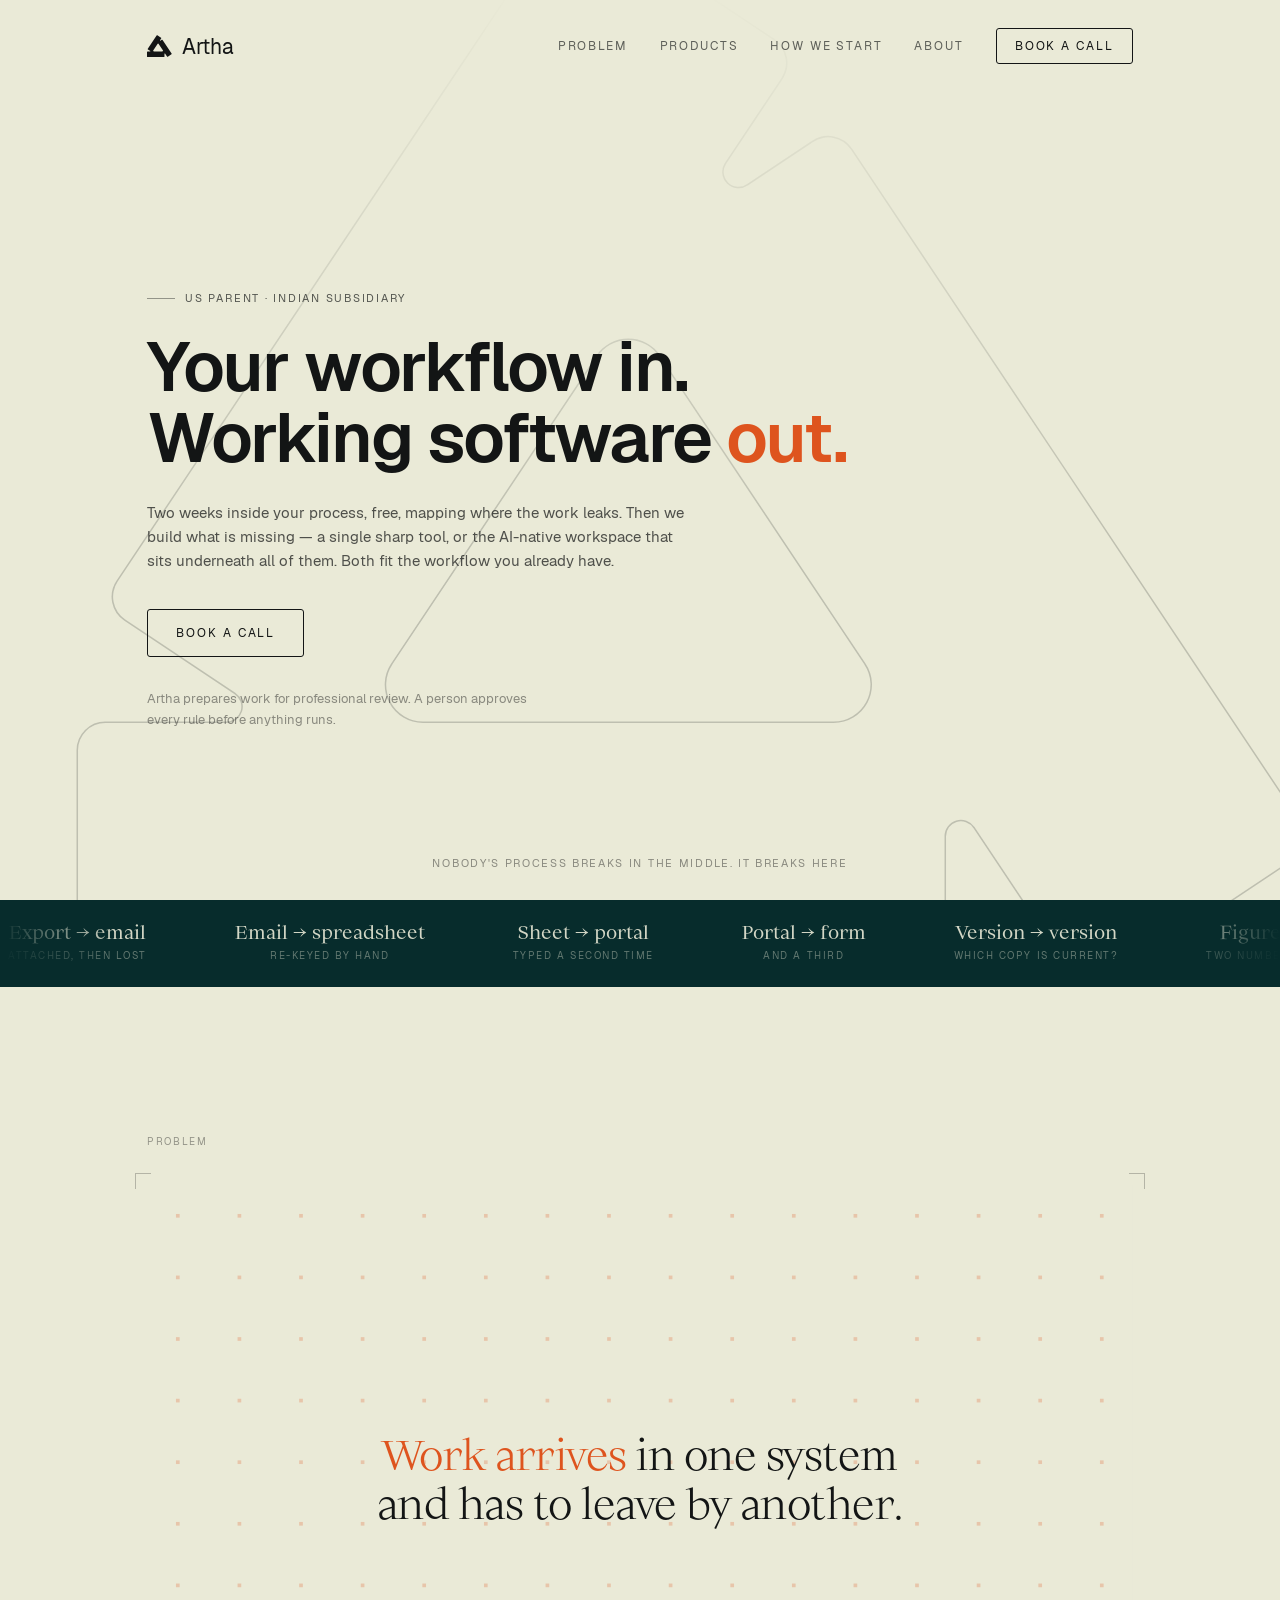
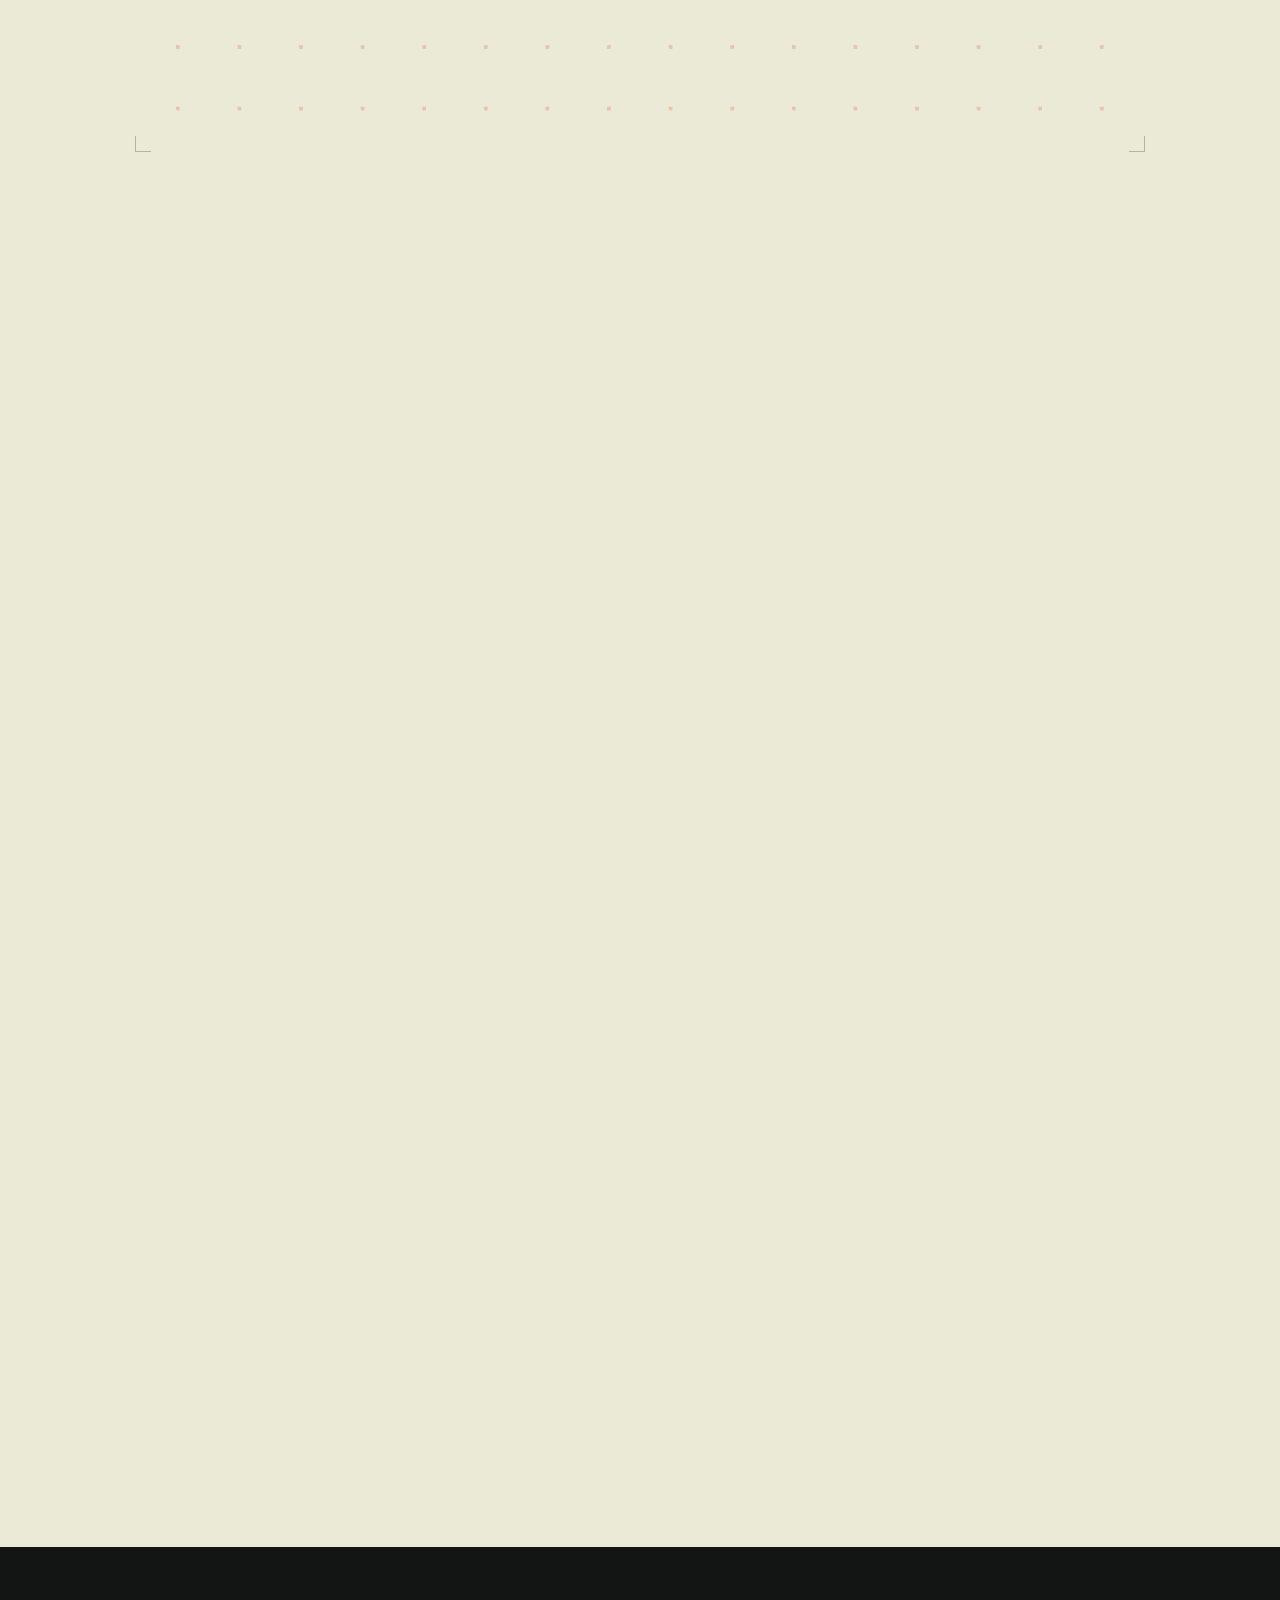
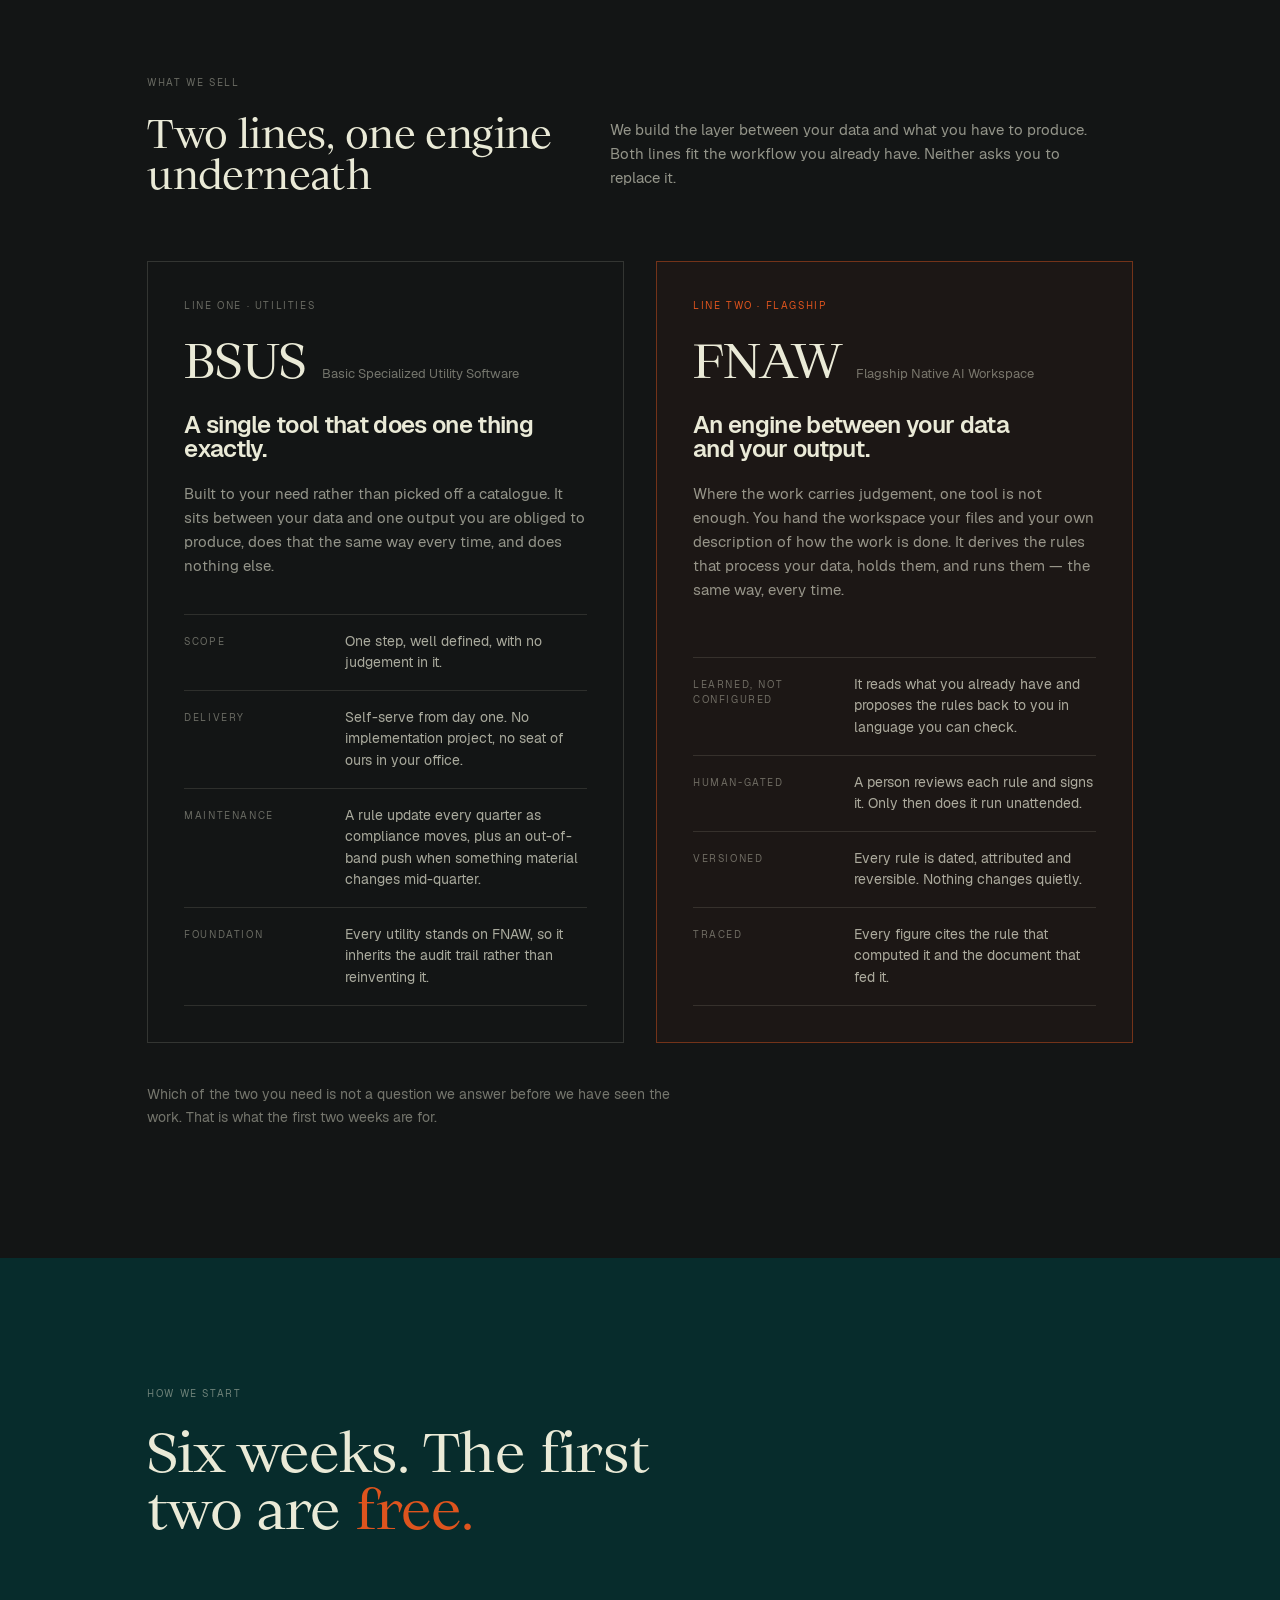
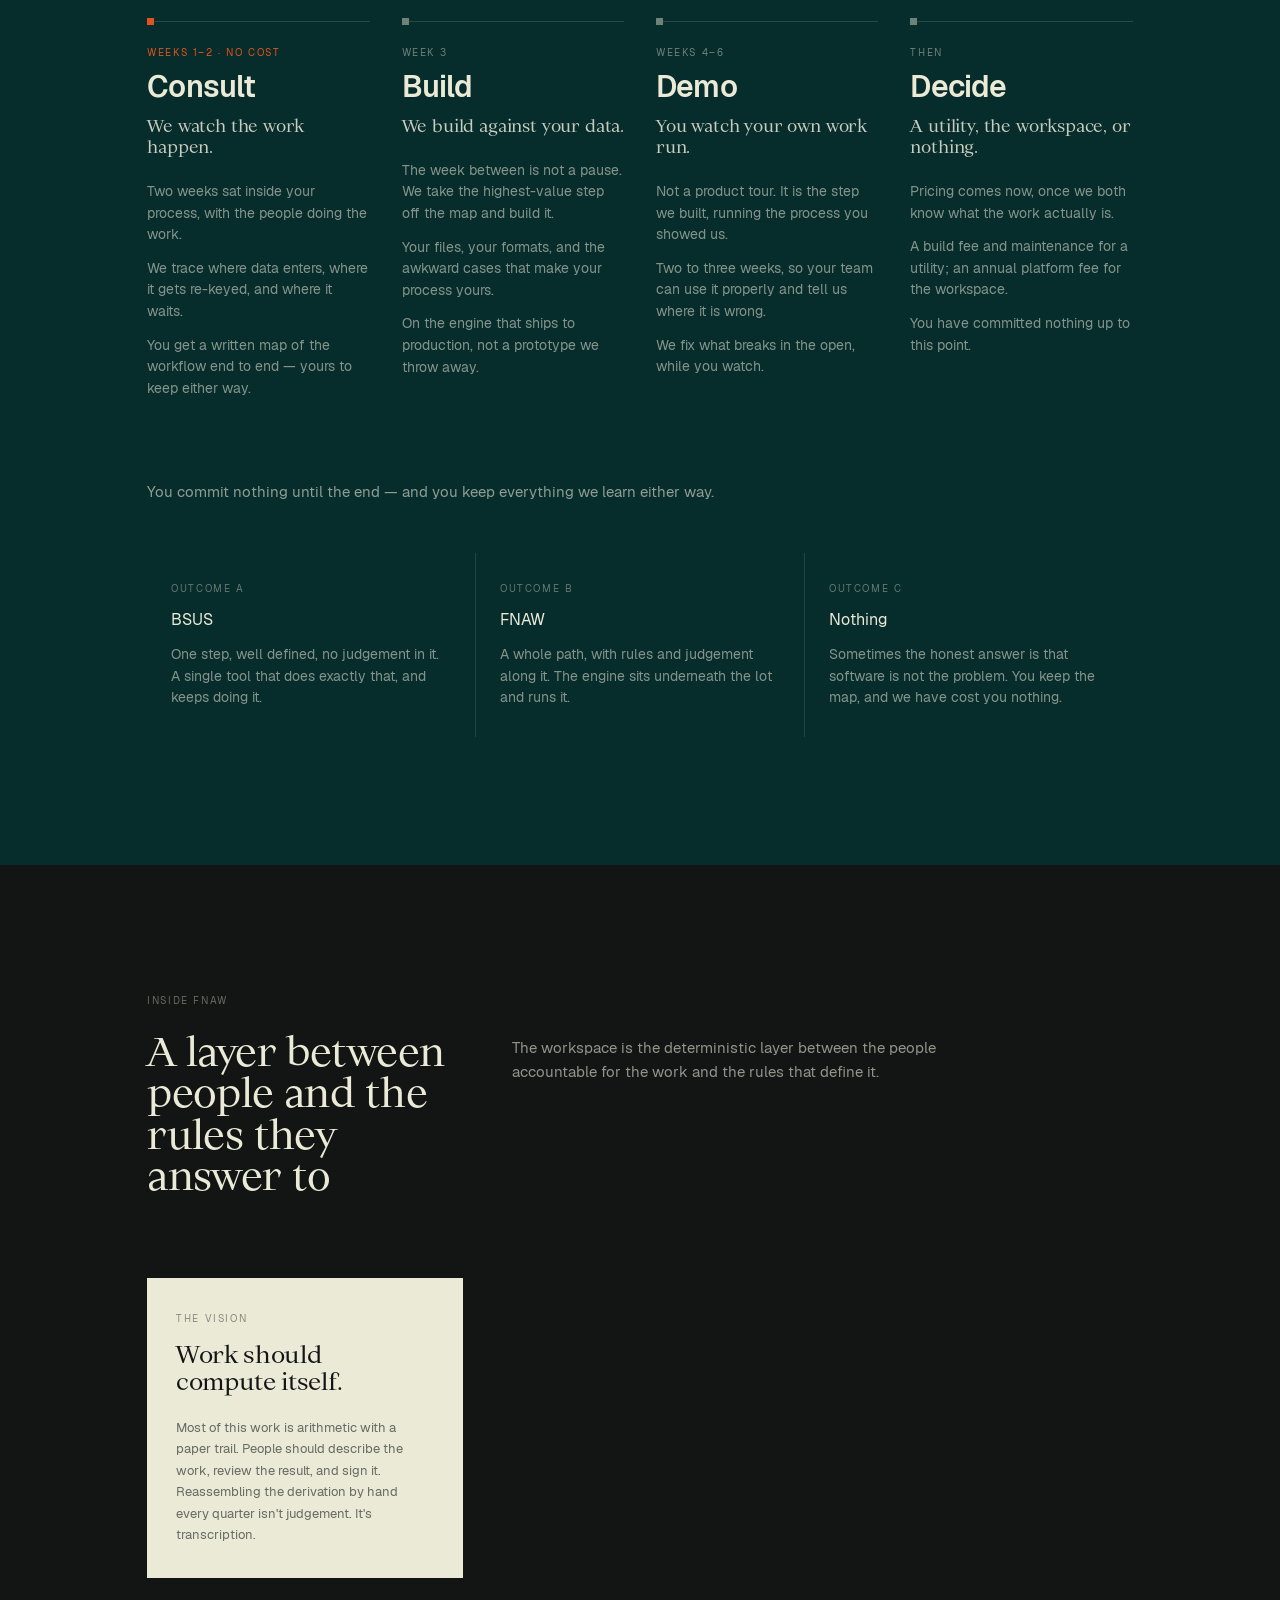
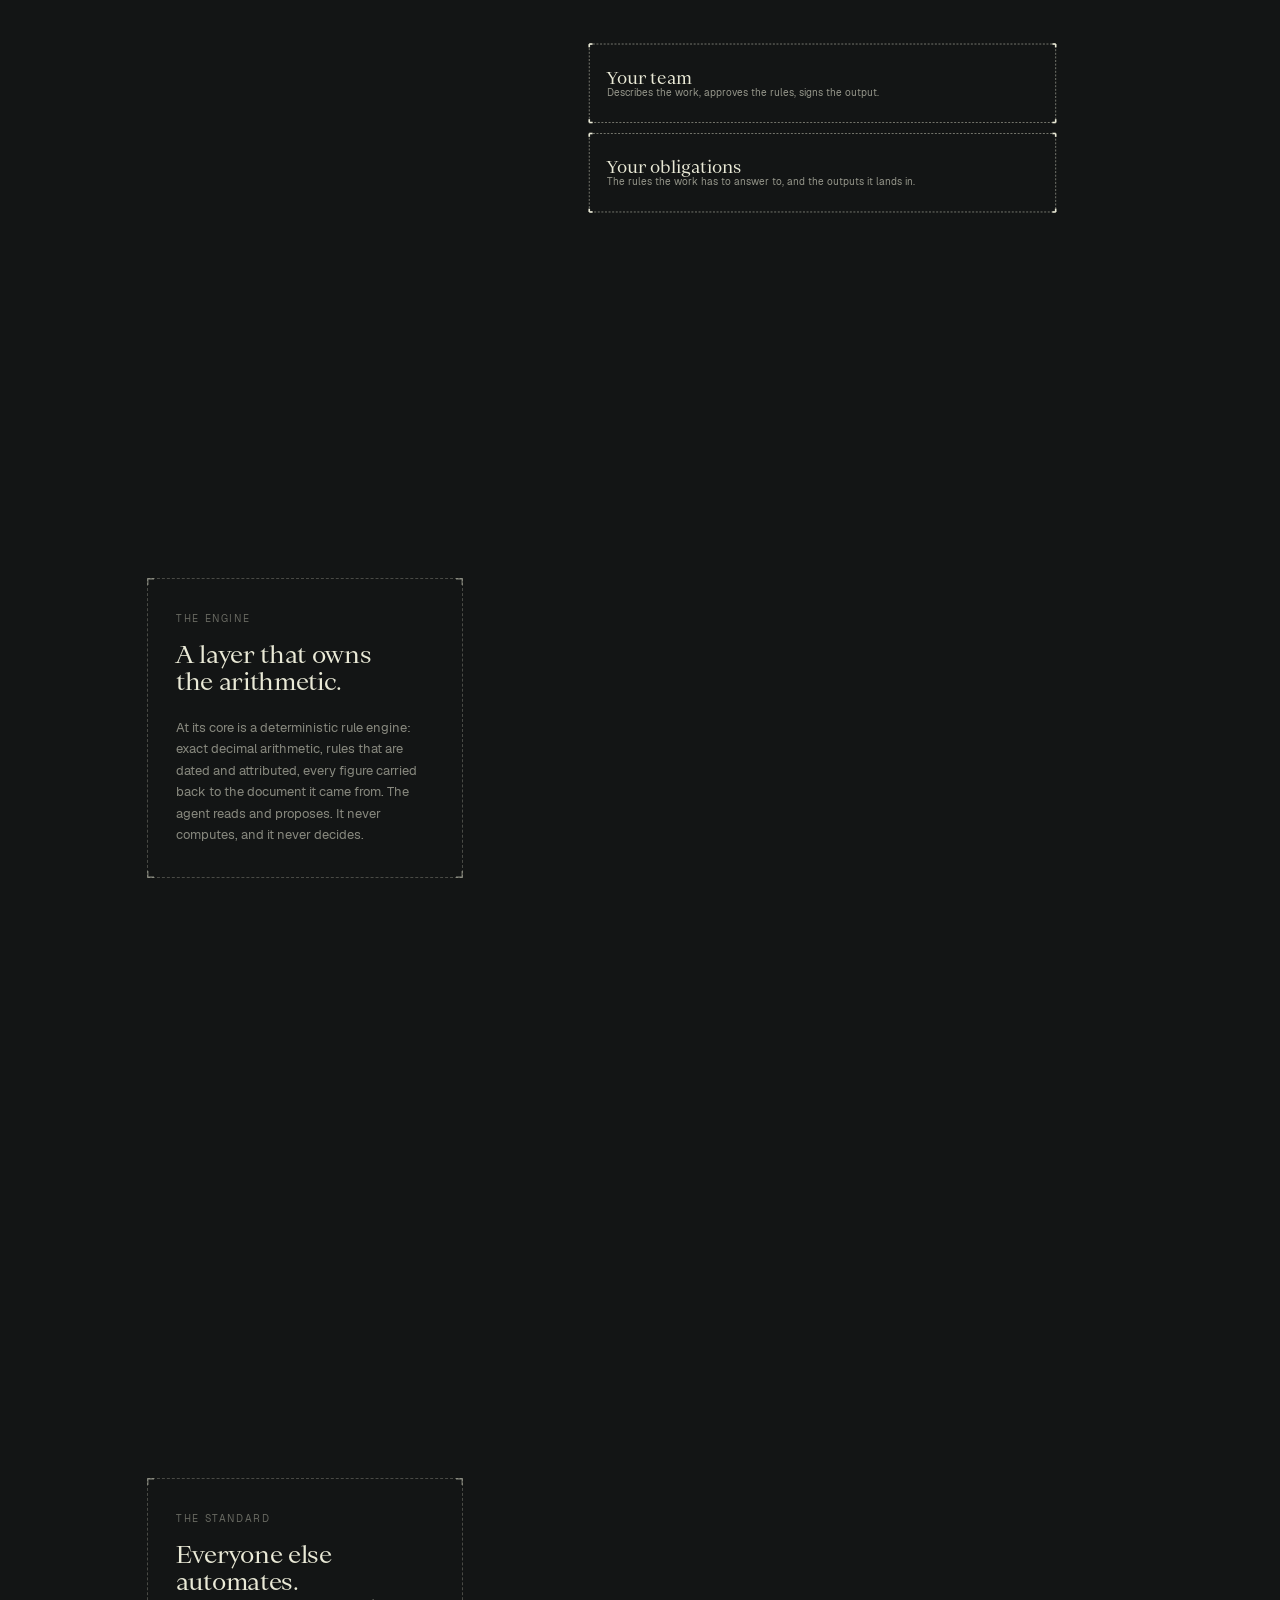
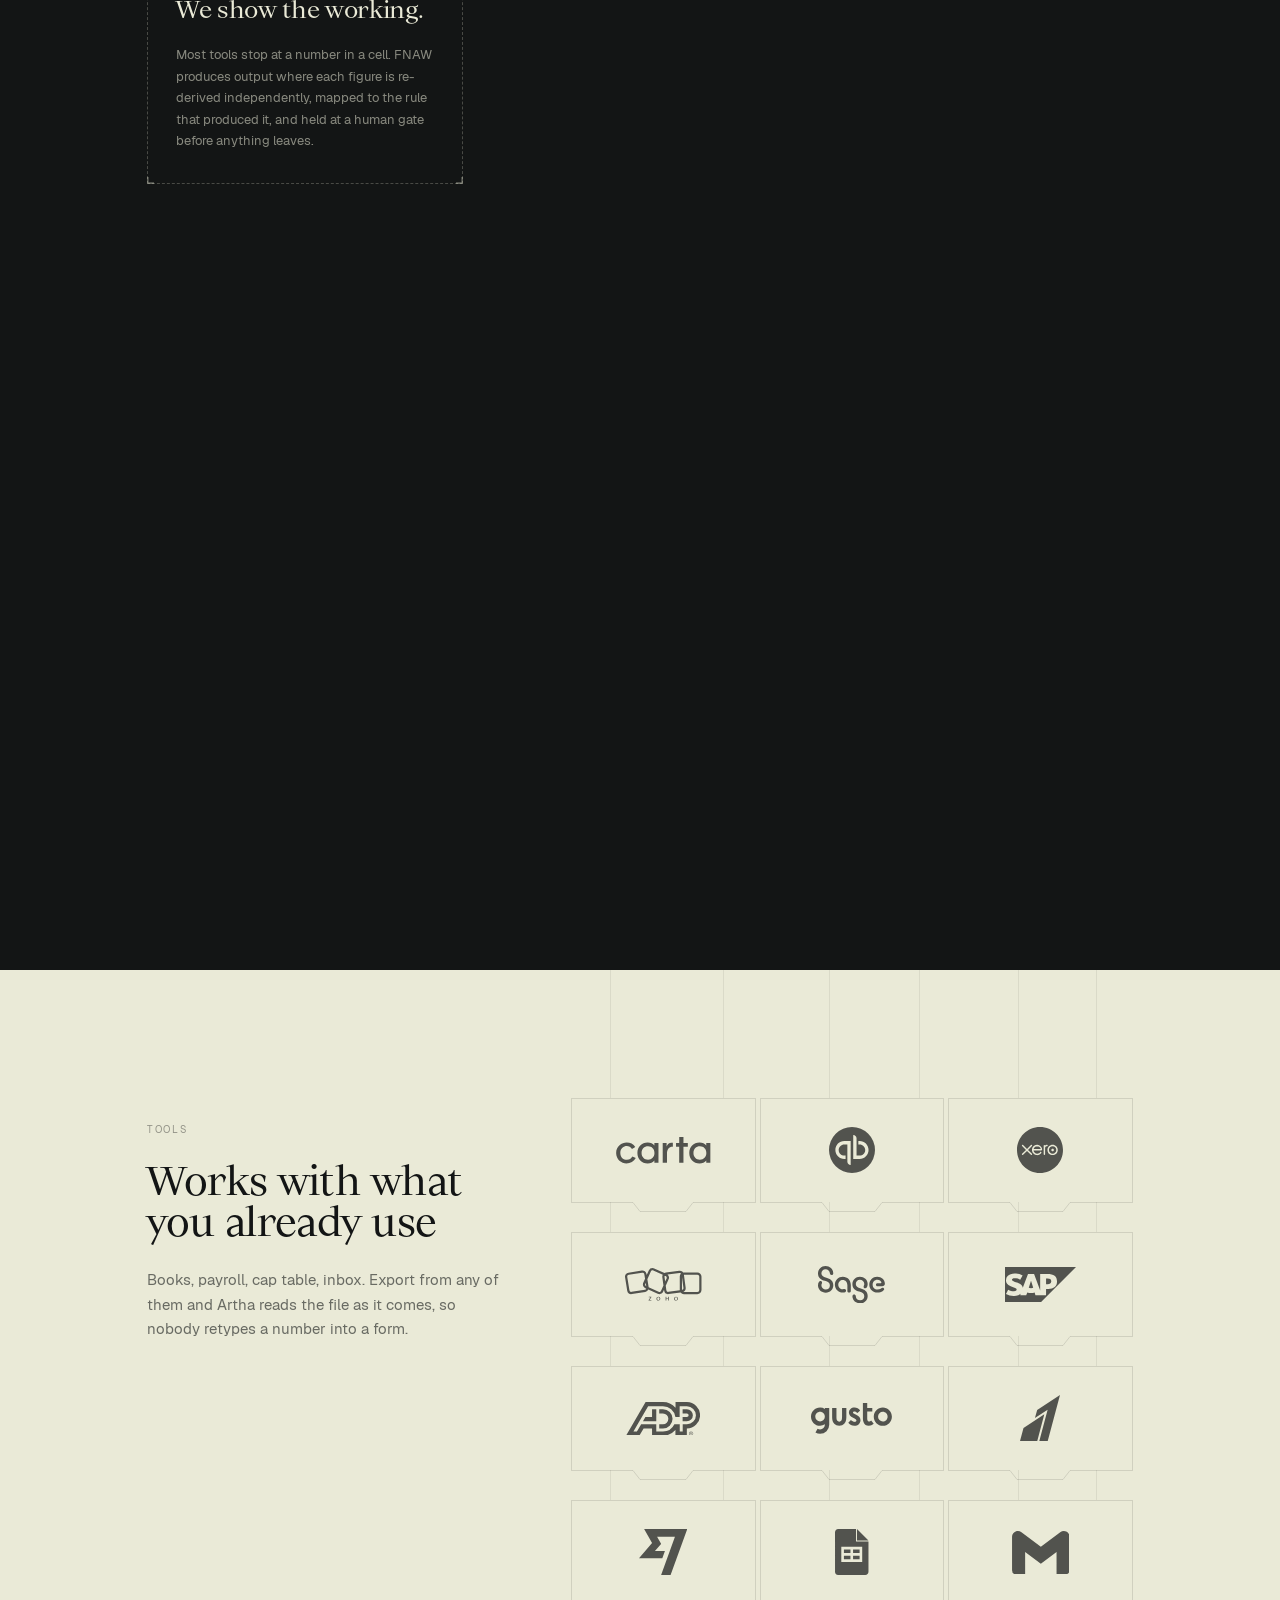
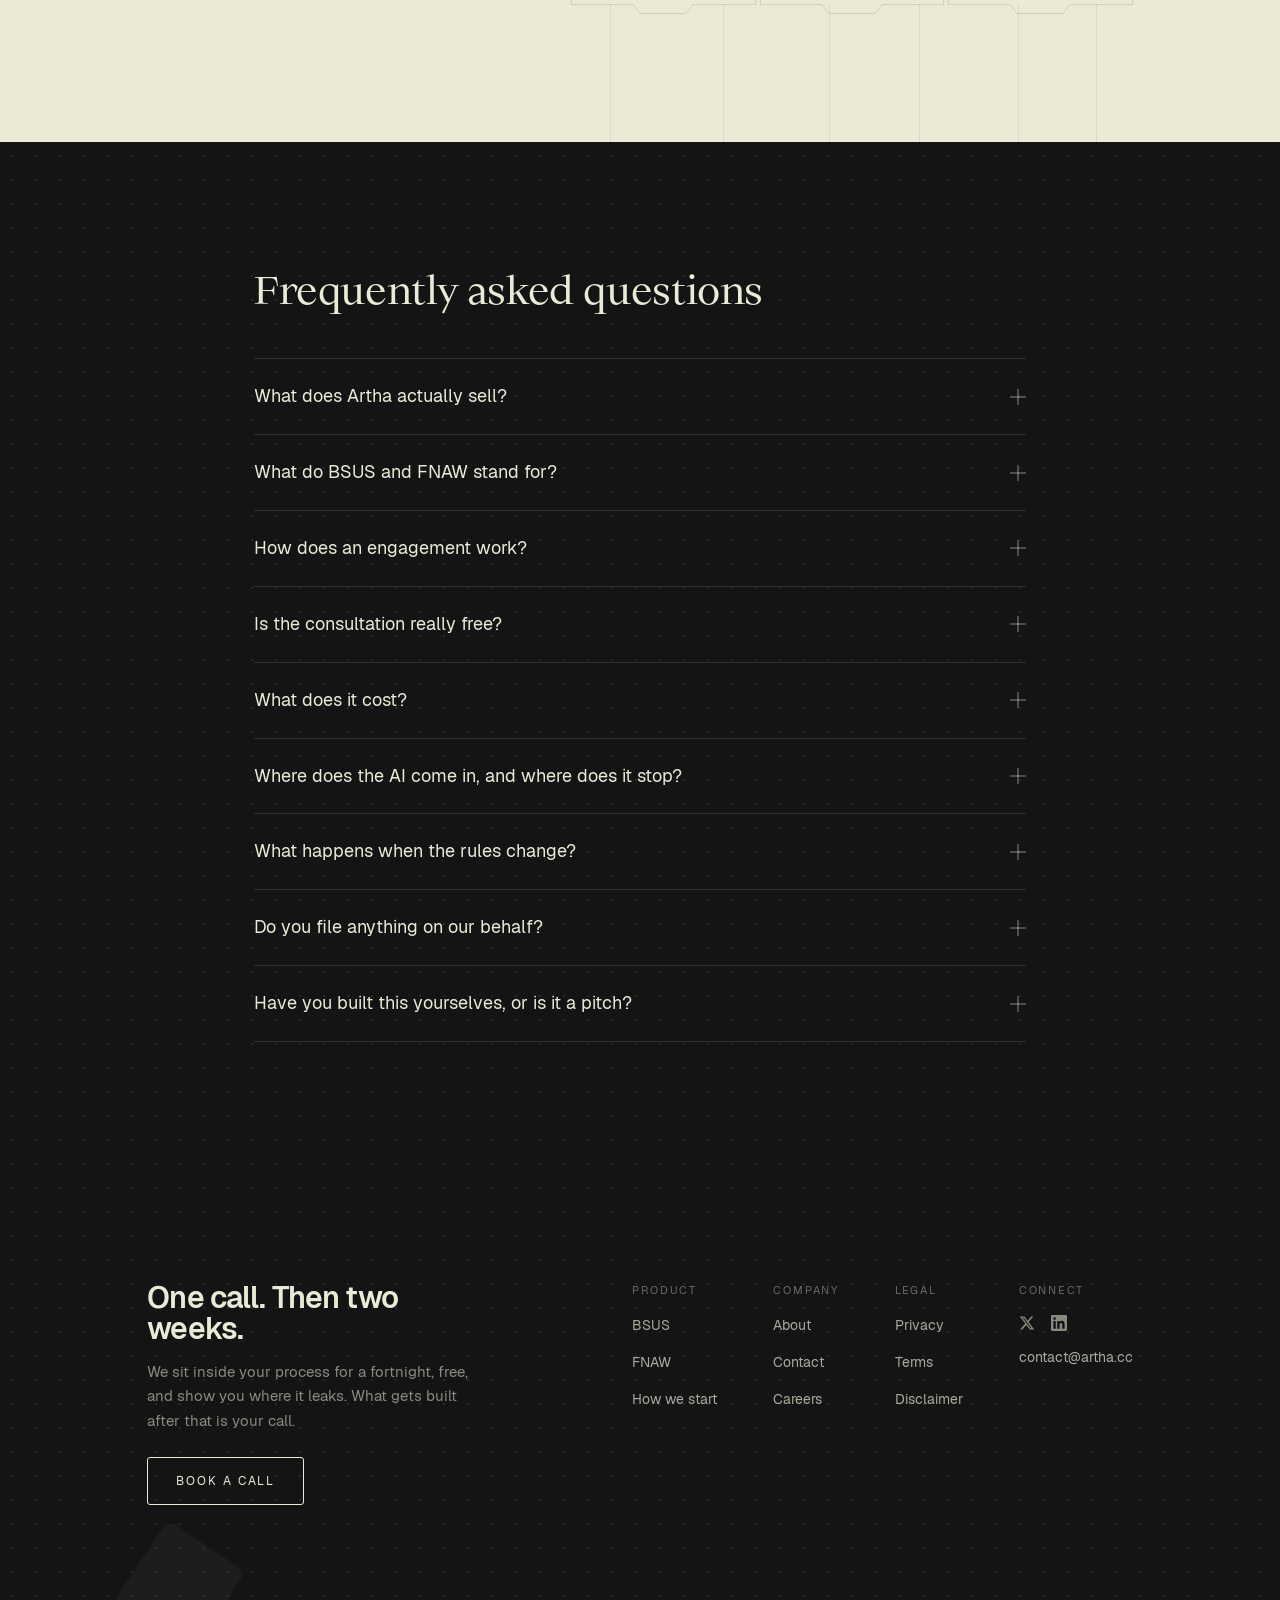
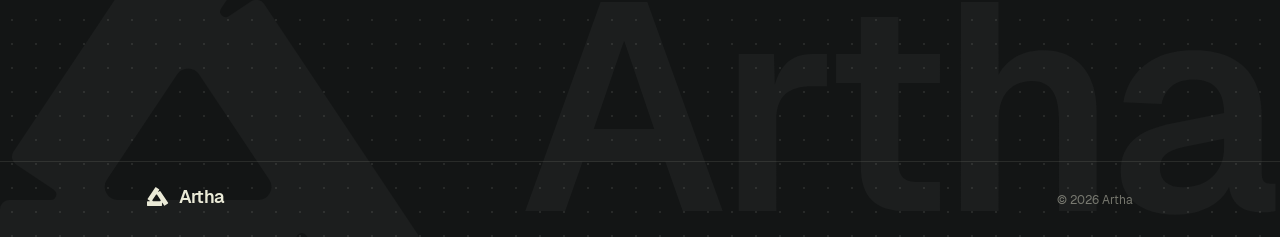
<file: book/index.html>
<!doctype html>
<html lang="en">
  <head>
    <meta charset="utf-8" />
    <meta name="viewport" content="width=device-width, initial-scale=1" />
    <title>Book a call | Artha</title>
    <meta
      name="description"
      content="Book a 30-minute call with Artha. If it fits, the two-week workflow consultation starts free, and you keep the map at the end either way."
    />
    <link rel="canonical" href="https://artha.cc/book/" />
    <meta property="og:type" content="website" />
    <meta property="og:url" content="https://artha.cc/book/" />
    <meta property="og:site_name" content="Artha" />
    <meta property="og:title" content="Book a call | Artha" />
    <meta
      property="og:description"
      content="Your workflow in, working software out. One call, then two weeks inside your process at no cost, mapping where the work leaks."
    />
    <meta property="og:image" content="https://artha.cc/media/artha-film-poster.jpg" />
    <meta name="twitter:card" content="summary_large_image" />
    <meta name="theme-color" content="#131515" />
    <link rel="icon" type="image/svg+xml" href="/brand/artha-favicon.svg" />
    <link rel="preload" as="font" type="font/ttf" href="/fonts/Geist-SemiBold.ttf" crossorigin />
    <link rel="preload" as="font" type="font/ttf" href="/fonts/Geist-Regular.ttf" crossorigin />
    <script type="module" crossorigin src="/assets/main-_IwyF-s-.js"></script>
    <link rel="stylesheet" crossorigin href="/assets/main-DXF3pp2M.css">
  </head>
  <body>
    <div id="root"></div>
  </body>
</html>
</file>
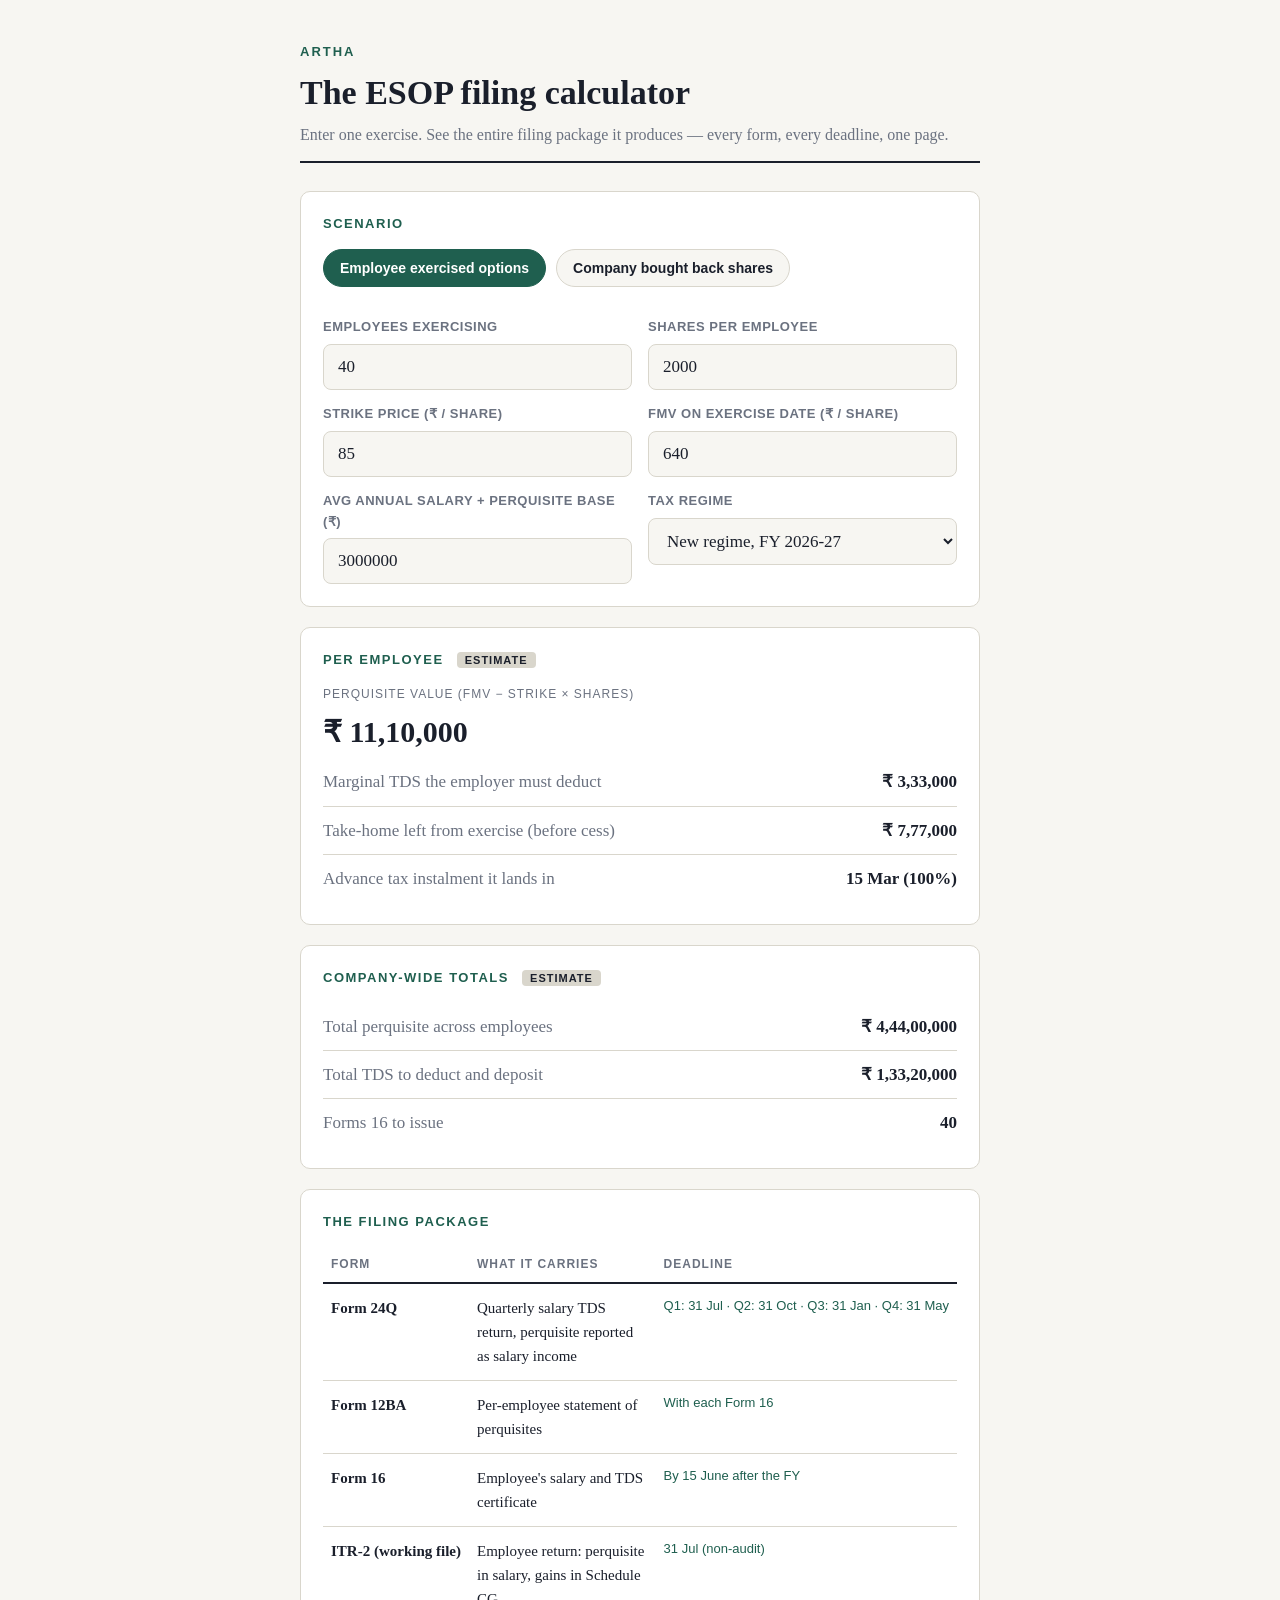
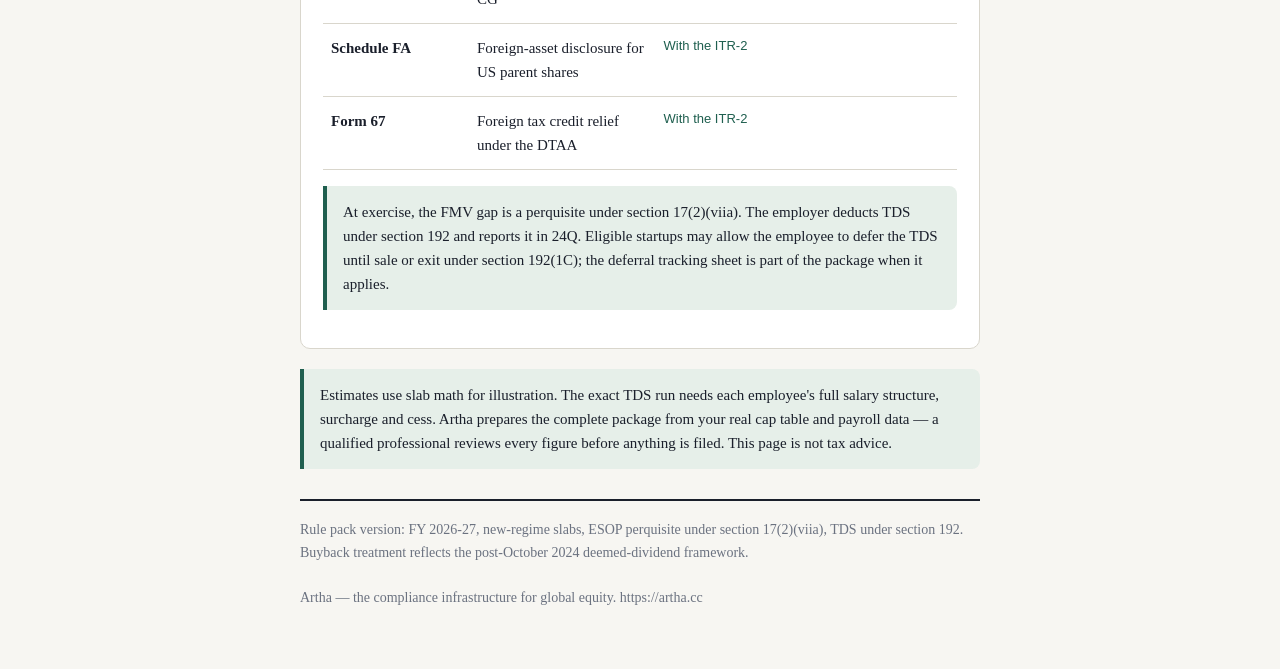
<file: calculator/index.html>
<!DOCTYPE html>
<html lang="en">
<head>
<meta charset="utf-8" />
<meta name="viewport" content="width=device-width, initial-scale=1.0" />
<title>Artha — ESOP Filing Calculator</title>
<meta name="description" content="See the filing package an ESOP exercise produces: perquisite value, TDS estimate, and every form it lands in. Prepared by Artha for review by a qualified professional." />
<style>
  :root {
    --ink: #1a1f2b;
    --paper: #f7f6f2;
    --card: #ffffff;
    --accent: #1f5f4f;
    --accent-soft: #e6efe9;
    --line: #d9d6cc;
    --muted: #6b7280;
  }
  * { box-sizing: border-box; margin: 0; padding: 0; }
  body {
    font-family: Georgia, "Times New Roman", serif;
    background: var(--paper);
    color: var(--ink);
    line-height: 1.6;
    font-size: 17px;
  }
  .wrap { max-width: 720px; margin: 0 auto; padding: 24px 20px 60px; }
  header { border-bottom: 2px solid var(--ink); padding: 18px 0 14px; margin-bottom: 28px; }
  .brand { font-family: Arial, Helvetica, sans-serif; font-weight: 700; letter-spacing: 2px; font-size: 13px; text-transform: uppercase; color: var(--accent); }
  h1 { font-size: 34px; line-height: 1.15; margin-top: 10px; }
  .sub { margin-top: 10px; color: var(--muted); font-size: 16px; }
  .card { background: var(--card); border: 1px solid var(--line); border-radius: 10px; padding: 22px; margin-bottom: 20px; }
  h2 { font-family: Arial, Helvetica, sans-serif; font-size: 13px; text-transform: uppercase; letter-spacing: 1.5px; color: var(--accent); margin-bottom: 14px; }
  .path-toggle { display: flex; gap: 10px; margin-bottom: 16px; flex-wrap: wrap; }
  .path-btn {
    font-family: Arial, Helvetica, sans-serif; font-size: 14px; font-weight: 600;
    padding: 10px 16px; border-radius: 999px; border: 1px solid var(--line);
    background: var(--paper); cursor: pointer; color: var(--ink);
  }
  .path-btn.active { background: var(--accent); color: #fff; border-color: var(--accent); }
  label { display: block; font-family: Arial, Helvetica, sans-serif; font-size: 13px; font-weight: 600; color: var(--muted); margin: 14px 0 6px; text-transform: uppercase; letter-spacing: 0.5px; }
  input[type=number], select {
    width: 100%; padding: 12px 14px; font-size: 17px; font-family: inherit;
    border: 1px solid var(--line); border-radius: 8px; background: var(--paper); color: var(--ink);
  }
  input:focus, select:focus { outline: 2px solid var(--accent); }
  .grid2 { display: grid; grid-template-columns: 1fr 1fr; gap: 0 16px; }
  @media (max-width: 560px) { .grid2 { grid-template-columns: 1fr; } }
  .results { margin-top: 6px; }
  .big { font-size: 30px; font-weight: 700; margin: 4px 0 2px; }
  .lbl { font-family: Arial, Helvetica, sans-serif; font-size: 12px; text-transform: uppercase; letter-spacing: 1px; color: var(--muted); }
  .row { display: flex; justify-content: space-between; padding: 10px 0; border-bottom: 1px solid var(--line); gap: 12px; }
  .row:last-child { border-bottom: none; }
  .row .k { color: var(--muted); }
  .row .v { font-weight: 700; text-align: right; white-space: nowrap; }
  table.forms { width: 100%; border-collapse: collapse; font-size: 15px; }
  table.forms th {
    font-family: Arial, Helvetica, sans-serif; font-size: 12px; text-transform: uppercase;
    letter-spacing: 1px; text-align: left; color: var(--muted); padding: 8px 8px;
    border-bottom: 2px solid var(--ink);
  }
  table.forms td { padding: 12px 8px; border-bottom: 1px solid var(--line); vertical-align: top; }
  .form-name { font-weight: 700; white-space: nowrap; }
  .deadline { font-family: Arial, Helvetica, sans-serif; font-size: 13px; color: var(--accent); white-space: nowrap; padding-top: 2px; }
  .note { background: var(--accent-soft); border-left: 4px solid var(--accent); padding: 14px 16px; border-radius: 0 8px 8px 0; margin: 16px 0; font-size: 15px; }
  footer { margin-top: 30px; padding-top: 18px; border-top: 2px solid var(--ink); font-size: 14px; color: var(--muted); }
  .cta { display: inline-block; margin-top: 14px; background: var(--accent); color: #fff; font-family: Arial, Helvetica, sans-serif; font-weight: 700; font-size: 15px; padding: 14px 26px; border-radius: 8px; text-decoration: none; }
  .estimate-tag { font-family: Arial, Helvetica, sans-serif; font-size: 11px; letter-spacing: 1px; text-transform: uppercase; background: var(--line); color: var(--ink); border-radius: 4px; padding: 2px 8px; margin-left: 8px; vertical-align: middle; }
</style>
</head>
<body>
<div class="wrap">
  <header>
    <div class="brand">Artha</div>
    <h1>The ESOP filing calculator</h1>
    <p class="sub">Enter one exercise. See the entire filing package it produces — every form, every deadline, one page.</p>
  </header>

  <div class="card">
    <h2>Scenario</h2>
    <div class="path-toggle">
      <button class="path-btn active" id="btn-exercise" onclick="setPath('exercise')">Employee exercised options</button>
      <button class="path-btn" id="btn-buyback" onclick="setPath('buyback')">Company bought back shares</button>
    </div>

    <div class="grid2">
      <div>
        <label for="employees">Employees exercising</label>
        <input type="number" id="employees" value="40" min="1" oninput="calc()" />
      </div>
      <div>
        <label for="shares">Shares per employee</label>
        <input type="number" id="shares" value="2000" min="1" oninput="calc()" />
      </div>
      <div>
        <label for="strike">Strike price (₹ / share)</label>
        <input type="number" id="strike" value="85" min="0" step="0.01" oninput="calc()" />
      </div>
      <div>
        <label for="fmv">FMV on exercise date (₹ / share)</label>
        <input type="number" id="fmv" value="640" min="0" step="0.01" oninput="calc()" />
      </div>
      <div>
        <label for="salary">Avg annual salary + perquisite base (₹)</label>
        <input type="number" id="salary" value="3000000" min="0" step="10000" oninput="calc()" />
      </div>
      <div>
        <label for="regime">Tax regime</label>
        <select id="regime" onchange="calc()">
          <option value="new">New regime, FY 2026-27</option>
          <option value="old">Old regime (slab rates)</option>
        </select>
      </div>
    </div>
  </div>

  <div class="card">
    <h2>Per employee <span class="estimate-tag">Estimate</span></h2>
    <div class="results">
      <div class="lbl">Perquisite value (FMV − strike × shares)</div>
      <div class="big" id="perq">—</div>
      <div class="row"><span class="k">Marginal TDS the employer must deduct</span><span class="v" id="tds">—</span></div>
      <div class="row"><span class="k">Take-home left from exercise (before cess)</span><span class="v" id="net">—</span></div>
      <div class="row"><span class="k">Advance tax instalment it lands in</span><span class="v" id="inst">—</span></div>
    </div>
  </div>

  <div class="card">
    <h2>Company-wide totals <span class="estimate-tag">Estimate</span></h2>
    <div class="row"><span class="k">Total perquisite across employees</span><span class="v" id="tot-perq">—</span></div>
    <div class="row"><span class="k">Total TDS to deduct and deposit</span><span class="v" id="tot-tds">—</span></div>
    <div class="row"><span class="k">Forms 16 to issue</span><span class="v" id="tot-16">—</span></div>
  </div>

  <div class="card">
    <h2>The filing package</h2>
    <table class="forms" id="forms-table">
      <tr><th>Form</th><th>What it carries</th><th>Deadline</th></tr>
    </table>
    <div class="note" id="path-note"></div>
  </div>

  <div class="note">
    Estimates use slab math for illustration. The exact TDS run needs each employee's full salary structure, surcharge and cess. Artha prepares the complete package from your real cap table and payroll data — a qualified professional reviews every figure before anything is filed. This page is not tax advice.
  </div>

  <footer>
    Rule pack version: FY 2026-27, new-regime slabs, ESOP perquisite under section 17(2)(viia), TDS under section 192. Buyback treatment reflects the post-October 2024 deemed-dividend framework.
    <br /><br />
    Artha — the compliance infrastructure for global equity. https://artha.cc
  </footer>
</div>

<script>
function fmt(n) {
  if (!isFinite(n)) return "—";
  return "₹ " + Math.round(n).toLocaleString("en-IN");
}
function setPath(p) {
  document.getElementById("btn-exercise").classList.toggle("active", p === "exercise");
  document.getElementById("btn-buyback").classList.toggle("active", p === "buyback");
  calc();
}
function slabTaxNew(income) {
  const slabs = [[400000, 0], [800000, .05], [1200000, .10], [1600000, .15], [2000000, .20], [2400000, .25]];
  let tax = 0, prev = 0;
  for (const [cap, rate] of slabs) {
    if (income > prev) tax += (Math.min(income, cap) - prev) * rate;
    prev = cap;
  }
  if (income > 2400000) tax += (income - 2400000) * 0.30;
  return tax;
}
function slabTaxOld(income) {
  const slabs = [[250000, 0], [500000, .05], [1000000, .20]];
  let tax = 0, prev = 0;
  for (const [cap, rate] of slabs) {
    if (income > prev) tax += (Math.min(income, cap) - prev) * rate;
    prev = cap;
  }
  if (income > 1000000) tax += (income - 1000000) * 0.30;
  return tax;
}
function taxOf(income) {
  const regime = document.getElementById("regime").value;
  return regime === "new" ? slabTaxNew(income) : slabTaxOld(income);
}
const FORMS_EXERCISE = [
  ["Form 24Q", "Quarterly salary TDS return, perquisite reported as salary income", "Q1: 31 Jul · Q2: 31 Oct · Q3: 31 Jan · Q4: 31 May"],
  ["Form 12BA", "Per-employee statement of perquisites", "With each Form 16"],
  ["Form 16", "Employee's salary and TDS certificate", "By 15 June after the FY"],
  ["ITR-2 (working file)", "Employee return: perquisite in salary, gains in Schedule CG", "31 Jul (non-audit)"],
  ["Schedule FA", "Foreign-asset disclosure for US parent shares", "With the ITR-2"],
  ["Form 67", "Foreign tax credit relief under the DTAA", "With the ITR-2"]
];
const FORMS_BUYBACK = [
  ["Deemed-dividend working", "Buyback consideration taxed at slab (post Oct 2024 framework)", "Same FY"],
  ["Form 24Q / TDS", "Withholding on buyback payout where structured as salary", "Quarterly, as above"],
  ["ITR-2 (working file)", "Employee return: buyback income and any capital gains", "31 Jul (non-audit)"],
  ["Schedule FA", "Foreign-asset disclosure for US parent shares", "With the ITR-2"],
  ["Form 67", "Foreign tax credit relief under the DTAA", "With the ITR-2"]
];
function calc() {
  const emp = +document.getElementById("employees").value || 0;
  const shares = +document.getElementById("shares").value || 0;
  const strike = +document.getElementById("strike").value || 0;
  const fmv = +document.getElementById("fmv").value || 0;
  const salary = +document.getElementById("salary").value || 0;
  const buyback = document.getElementById("btn-buyback").classList.contains("active");
  const perq = Math.max(0, (fmv - strike)) * shares;
  const marginal = Math.max(0, taxOf(salary + perq) - taxOf(salary));
  document.getElementById("perq").textContent = fmt(perq);
  document.getElementById("tds").textContent = fmt(marginal);
  document.getElementById("net").textContent = fmt(perq - marginal);
  document.getElementById("tot-perq").textContent = fmt(perq * emp);
  document.getElementById("tot-tds").textContent = fmt(marginal * emp);
  document.getElementById("tot-16").textContent = String(emp);
  const now = new Date().getMonth();
  const inst = now < 5 ? "15 Jun (15%)" : now < 8 ? "15 Sep (45%)" : now < 11 ? "15 Dec (75%)" : "15 Mar (100%)";
  document.getElementById("inst").textContent = inst;
  const table = document.getElementById("forms-table");
  table.innerHTML = "<tr><th>Form</th><th>What it carries</th><th>Deadline</th></tr>" +
    (buyback ? FORMS_BUYBACK : FORMS_EXERCISE)
      .map(r => `<tr><td class="form-name">${r[0]}</td><td>${r[1]}</td><td class="deadline">${r[2]}</td></tr>`).join("");
  document.getElementById("path-note").textContent = buyback
    ? "Buyback treatment depends on structure: an option cash-out can be a salary perquisite, a deemed dividend under the post-October 2024 framework, or capital gains on surrender. The calculator shows the salary-side estimate; the qualified professional reviewing your package fixes the treatment per case before anything is filed."
    : "At exercise, the FMV gap is a perquisite under section 17(2)(viia). The employer deducts TDS under section 192 and reports it in 24Q. Eligible startups may allow the employee to defer the TDS until sale or exit under section 192(1C); the deferral tracking sheet is part of the package when it applies.";
}
calc();
</script>
</body>
</html>
</file>
<file: assets/main-DXF3pp2M.css>
@layer properties{@supports (((-webkit-hyphens:none)) and (not (margin-trim:inline))) or ((-moz-orient:inline) and (not (color:rgb(from red r g b)))){:root,:host{--mx:-500px;--my:-500px}*,:before,:after,::backdrop{--tw-translate-x:0;--tw-translate-y:0;--tw-translate-z:0;--tw-rotate-x:initial;--tw-rotate-y:initial;--tw-rotate-z:initial;--tw-skew-x:initial;--tw-skew-y:initial;--tw-space-y-reverse:0;--tw-border-style:solid;--tw-gradient-position:initial;--tw-gradient-from:#0000;--tw-gradient-via:#0000;--tw-gradient-to:#0000;--tw-gradient-stops:initial;--tw-gradient-via-stops:initial;--tw-gradient-from-position:0%;--tw-gradient-via-position:50%;--tw-gradient-to-position:100%;--tw-leading:initial;--tw-font-weight:initial;--tw-tracking:initial;--tw-ordinal:initial;--tw-slashed-zero:initial;--tw-numeric-figure:initial;--tw-numeric-spacing:initial;--tw-numeric-fraction:initial;--tw-shadow:0 0 #0000;--tw-shadow-color:initial;--tw-shadow-alpha:100%;--tw-inset-shadow:0 0 #0000;--tw-inset-shadow-color:initial;--tw-inset-shadow-alpha:100%;--tw-ring-color:initial;--tw-ring-shadow:0 0 #0000;--tw-inset-ring-color:initial;--tw-inset-ring-shadow:0 0 #0000;--tw-ring-inset:initial;--tw-ring-offset-width:0px;--tw-ring-offset-color:#fff;--tw-ring-offset-shadow:0 0 #0000;--tw-outline-style:solid;--tw-blur:initial;--tw-brightness:initial;--tw-contrast:initial;--tw-grayscale:initial;--tw-hue-rotate:initial;--tw-invert:initial;--tw-opacity:initial;--tw-saturate:initial;--tw-sepia:initial;--tw-drop-shadow:initial;--tw-drop-shadow-color:initial;--tw-drop-shadow-alpha:100%;--tw-drop-shadow-size:initial;--tw-backdrop-blur:initial;--tw-backdrop-brightness:initial;--tw-backdrop-contrast:initial;--tw-backdrop-grayscale:initial;--tw-backdrop-hue-rotate:initial;--tw-backdrop-invert:initial;--tw-backdrop-opacity:initial;--tw-backdrop-saturate:initial;--tw-backdrop-sepia:initial;--tw-duration:initial;--tw-ease:initial;--tw-scale-x:1;--tw-scale-y:1;--tw-scale-z:1;--bd-angle:0deg}}}@layer theme{:root,:host{--font-sans:"Geist", system-ui, sans-serif;--font-serif:"Ortica", Georgia, "Times New Roman", serif;--font-mono:ui-monospace, SFMono-Regular, Menlo, Monaco, Consolas, "Liberation Mono", "Courier New", monospace;--color-zinc-500:oklch(55.2% .016 285.938);--color-neutral-800:oklch(26.9% 0 none);--color-neutral-900:oklch(20.5% 0 none);--color-black:#000;--color-white:#fff;--spacing:.25rem;--font-weight-normal:400;--font-weight-medium:500;--font-weight-semibold:600;--tracking-tight:-.025em;--tracking-normal:0em;--tracking-wide:.025em;--leading-tight:1.25;--leading-snug:1.375;--leading-relaxed:1.625;--radius-2xl:1rem;--ease-in:cubic-bezier(.4, 0, 1, 1);--ease-out:cubic-bezier(0, 0, .2, 1);--ease-in-out:cubic-bezier(.4, 0, .2, 1);--animate-pulse:pulse 2s cubic-bezier(.4, 0, .6, 1) infinite;--blur-xl:24px;--aspect-video:16 / 9;--default-transition-duration:.15s;--default-transition-timing-function:cubic-bezier(.4, 0, .2, 1);--default-font-family:var(--font-sans);--default-mono-font-family:var(--font-mono);--color-onyx:#131515;--color-eggshell:#eaead7;--color-paprika:#de541e;--color-paprika-soft:#e9734a;--color-pine:#072c2c;--color-ink:#131515;--color-muted:#565a57;--color-faint:#8a8f89;--radius-xl2:1.5rem;--font-display:"Geist", system-ui, sans-serif}}@layer base{*,:after,:before,::backdrop{box-sizing:border-box;border:0 solid;margin:0;padding:0}::file-selector-button{box-sizing:border-box;border:0 solid;margin:0;padding:0}html,:host{-webkit-text-size-adjust:100%;tab-size:4;line-height:1.5;font-family:var(--default-font-family,-apple-system, BlinkMacSystemFont, "Segoe UI", Roboto, "Helvetica Neue", "Noto Sans", Arial, sans-serif, "Apple Color Emoji", "Segoe UI Emoji", "Segoe UI Symbol", "Noto Color Emoji");font-feature-settings:var(--default-font-feature-settings,normal);font-variation-settings:var(--default-font-variation-settings,normal);-webkit-tap-highlight-color:transparent}hr{height:0;color:inherit;border-top-width:1px}abbr:where([title]){-webkit-text-decoration:underline dotted;text-decoration:underline dotted}h1,h2,h3,h4,h5,h6{font-size:inherit;font-weight:inherit}a{color:inherit;-webkit-text-decoration:inherit;text-decoration:inherit}b,strong{font-weight:bolder}code,kbd,samp,pre{font-family:var(--default-mono-font-family,ui-monospace, SFMono-Regular, Menlo, Monaco, Consolas, "Liberation Mono", "Courier New", monospace);font-feature-settings:var(--default-mono-font-feature-settings,normal);font-variation-settings:var(--default-mono-font-variation-settings,normal);font-size:1em}small{font-size:80%}sub,sup{vertical-align:baseline;font-size:75%;line-height:0;position:relative}sub{bottom:-.25em}sup{top:-.5em}table{text-indent:0;border-color:inherit;border-collapse:collapse}:-moz-focusring:where(:not(iframe)){outline:auto}progress{vertical-align:baseline}summary{display:list-item}ol,ul,menu{list-style:none}img,svg,video,canvas,audio,iframe,embed,object{vertical-align:middle;display:block}img,video{max-width:100%;height:auto}button,input,select,optgroup,textarea{font:inherit;font-feature-settings:inherit;font-variation-settings:inherit;letter-spacing:inherit;color:inherit;opacity:1;background-color:#0000;border-radius:0}::file-selector-button{font:inherit;font-feature-settings:inherit;font-variation-settings:inherit;letter-spacing:inherit;color:inherit;opacity:1;background-color:#0000;border-radius:0}:where(select:is([multiple],[size])) optgroup{font-weight:bolder}:where(select:is([multiple],[size])) optgroup option{padding-inline-start:20px}::file-selector-button{margin-inline-end:4px}::placeholder{opacity:1}@supports (not ((-webkit-appearance:-apple-pay-button))) or (contain-intrinsic-size:1px){::placeholder{color:currentColor}@supports (color:color-mix(in lab,red,red)){::placeholder{color:color-mix(in oklab,currentcolor 50%,transparent)}}}textarea{resize:vertical}::-webkit-search-decoration{-webkit-appearance:none}::-webkit-date-and-time-value{min-height:1lh;text-align:inherit}::-webkit-datetime-edit{display:inline-flex}::-webkit-datetime-edit-fields-wrapper{padding:0}::-webkit-datetime-edit{padding-block:0}::-webkit-datetime-edit-year-field{padding-block:0}::-webkit-datetime-edit-month-field{padding-block:0}::-webkit-datetime-edit-day-field{padding-block:0}::-webkit-datetime-edit-hour-field{padding-block:0}::-webkit-datetime-edit-minute-field{padding-block:0}::-webkit-datetime-edit-second-field{padding-block:0}::-webkit-datetime-edit-millisecond-field{padding-block:0}::-webkit-datetime-edit-meridiem-field{padding-block:0}::-webkit-calendar-picker-indicator{line-height:1}:-moz-ui-invalid{box-shadow:none}button,input:where([type=button],[type=reset],[type=submit]){appearance:button}::file-selector-button{appearance:button}::-webkit-inner-spin-button{height:auto}::-webkit-outer-spin-button{height:auto}[hidden]:where(:not([hidden=until-found])){display:none!important}}@layer components{.label{letter-spacing:.16em;text-transform:uppercase;font-size:11px;font-weight:500}.display{font-family:var(--font-display);letter-spacing:-.028em;font-weight:600;line-height:1.02}}@layer utilities{.pointer-events-none{pointer-events:none}.collapse{visibility:collapse}.invisible{visibility:hidden}.visible{visibility:visible}.sr-only{clip-path:inset(50%);white-space:nowrap;border-width:0;width:1px;height:1px;margin:-1px;padding:0;position:absolute;overflow:hidden}.absolute{position:absolute}.fixed{position:fixed}.relative{position:relative}.static{position:static}.sticky{position:sticky}.inset-0{inset:0}.inset-x-0{inset-inline:0}.inset-y-0{inset-block:0}.-top-1\/4{top:-25%}.-top-3{top:calc(var(--spacing) * -3)}.-top-8{top:calc(var(--spacing) * -8)}.-top-28{top:calc(var(--spacing) * -28)}.-top-px{top:-1px}.top-0{top:0}.top-1\/2{top:50%}.top-full{top:100%}.-right-3{right:calc(var(--spacing) * -3)}.-right-24{right:calc(var(--spacing) * -24)}.-right-px{right:-1px}.right-0{right:0}.-bottom-3{bottom:calc(var(--spacing) * -3)}.-bottom-14{bottom:calc(var(--spacing) * -14)}.-bottom-px{bottom:-1px}.bottom-0{bottom:0}.bottom-4{bottom:calc(var(--spacing) * 4)}.bottom-7{bottom:calc(var(--spacing) * 7)}.-left-3{left:calc(var(--spacing) * -3)}.-left-px{left:-1px}.left-0{left:0}.left-1\/2{left:50%}.left-4{left:calc(var(--spacing) * 4)}.isolate{isolation:isolate}.-z-0{z-index:-0}.-z-10{z-index:-10}.z-10{z-index:10}.z-20{z-index:20}.z-50{z-index:50}.container{width:100%}@media(min-width:40rem){.container{max-width:40rem}}@media(min-width:48rem){.container{max-width:48rem}}@media(min-width:64rem){.container{max-width:64rem}}@media(min-width:80rem){.container{max-width:80rem}}@media(min-width:96rem){.container{max-width:96rem}}.-m-2\.5{margin:calc(var(--spacing) * -2.5)}.mx-auto{margin-inline:auto}.-my-3{margin-block:calc(var(--spacing) * -3)}.mt-0\.5{margin-top:calc(var(--spacing) * .5)}.mt-1\.5{margin-top:calc(var(--spacing) * 1.5)}.mt-2{margin-top:calc(var(--spacing) * 2)}.mt-2\.5{margin-top:calc(var(--spacing) * 2.5)}.mt-3{margin-top:calc(var(--spacing) * 3)}.mt-4{margin-top:calc(var(--spacing) * 4)}.mt-5{margin-top:calc(var(--spacing) * 5)}.mt-6{margin-top:calc(var(--spacing) * 6)}.mt-7{margin-top:calc(var(--spacing) * 7)}.mt-8{margin-top:calc(var(--spacing) * 8)}.mt-9{margin-top:calc(var(--spacing) * 9)}.mt-10{margin-top:calc(var(--spacing) * 10)}.mt-11{margin-top:calc(var(--spacing) * 11)}.mt-12{margin-top:calc(var(--spacing) * 12)}.mt-14{margin-top:calc(var(--spacing) * 14)}.mt-16{margin-top:calc(var(--spacing) * 16)}.mt-24{margin-top:calc(var(--spacing) * 24)}.mt-auto{margin-top:auto}.-mr-2{margin-right:calc(var(--spacing) * -2)}.mb-1\.5{margin-bottom:calc(var(--spacing) * 1.5)}.mb-2{margin-bottom:calc(var(--spacing) * 2)}.mb-9{margin-bottom:calc(var(--spacing) * 9)}.ml-2{margin-left:calc(var(--spacing) * 2)}.ml-auto{margin-left:auto}.block{display:block}.flex{display:flex}.grid{display:grid}.hidden{display:none}.inline{display:inline}.inline-block{display:inline-block}.inline-flex{display:inline-flex}.table{display:table}.aspect-\[4\/5\]{aspect-ratio:4/5}.aspect-\[1512\/1219\]{aspect-ratio:1512/1219}.aspect-square{aspect-ratio:1}.aspect-video{aspect-ratio:var(--aspect-video)}.h-1{height:var(--spacing)}.h-1\.5{height:calc(var(--spacing) * 1.5)}.h-2\.5{height:calc(var(--spacing) * 2.5)}.h-4{height:calc(var(--spacing) * 4)}.h-9{height:calc(var(--spacing) * 9)}.h-11{height:calc(var(--spacing) * 11)}.h-12{height:calc(var(--spacing) * 12)}.h-16{height:calc(var(--spacing) * 16)}.h-80{height:calc(var(--spacing) * 80)}.h-\[0\.5rem\]{height:.5rem}.h-\[1\.05em\]{height:1.05em}.h-\[3px\]{height:3px}.h-\[7px\]{height:7px}.h-\[11px\]{height:11px}.h-\[22px\]{height:22px}.h-\[70px\]{height:70px}.h-\[84px\]{height:84px}.h-\[88px\]{height:88px}.h-\[92px\]{height:92px}.h-\[128\%\]{height:128%}.h-\[150\%\]{height:150%}.h-\[190vh\]{height:190vh}.h-auto{height:auto}.h-full{height:100%}.h-px{height:1px}.h-screen{height:100vh}.min-h-\[100svh\]{min-height:100svh}.min-h-\[420px\]{min-height:420px}.w-1\.5{width:calc(var(--spacing) * 1.5)}.w-4{width:calc(var(--spacing) * 4)}.w-6{width:calc(var(--spacing) * 6)}.w-7{width:calc(var(--spacing) * 7)}.w-9{width:calc(var(--spacing) * 9)}.w-11{width:calc(var(--spacing) * 11)}.w-12{width:calc(var(--spacing) * 12)}.w-16{width:calc(var(--spacing) * 16)}.w-28{width:calc(var(--spacing) * 28)}.w-80{width:calc(var(--spacing) * 80)}.w-\[0\.5rem\]{width:.5rem}.w-\[1ch\]{width:1ch}.w-\[5\.75rem\]{width:5.75rem}.w-\[7px\]{width:7px}.w-\[18px\]{width:18px}.w-\[112vw\]{width:112vw}.w-auto{width:auto}.w-full{width:100%}.w-max{width:max-content}.w-px{width:1px}.max-w-\[12ch\]{max-width:12ch}.max-w-\[15ch\]{max-width:15ch}.max-w-\[16ch\]{max-width:16ch}.max-w-\[18ch\]{max-width:18ch}.max-w-\[22ch\]{max-width:22ch}.max-w-\[26ch\]{max-width:26ch}.max-w-\[30ch\]{max-width:30ch}.max-w-\[34ch\]{max-width:34ch}.max-w-\[36ch\]{max-width:36ch}.max-w-\[40ch\]{max-width:40ch}.max-w-\[46ch\]{max-width:46ch}.max-w-\[48ch\]{max-width:48ch}.max-w-\[54ch\]{max-width:54ch}.max-w-\[58ch\]{max-width:58ch}.max-w-\[62ch\]{max-width:62ch}.max-w-\[64ch\]{max-width:64ch}.max-w-\[68ch\]{max-width:68ch}.max-w-\[72ch\]{max-width:72ch}.max-w-\[600px\]{max-width:600px}.max-w-\[820px\]{max-width:820px}.max-w-\[1140px\]{max-width:1140px}.max-w-\[1180px\]{max-width:1180px}.max-w-none{max-width:none}.min-w-0{min-width:0}.flex-1{flex:1}.flex-none{flex:none}.shrink-0{flex-shrink:0}.origin-left{transform-origin:0}.-translate-x-1\/2{--tw-translate-x: -50% ;translate:var(--tw-translate-x) var(--tw-translate-y)}.-translate-y-1\/2{--tw-translate-y: -50% ;translate:var(--tw-translate-x) var(--tw-translate-y)}.translate-y-\[-3px\]{--tw-translate-y:-3px;translate:var(--tw-translate-x) var(--tw-translate-y)}.translate-y-\[15\%\]{--tw-translate-y:15%;translate:var(--tw-translate-x) var(--tw-translate-y)}.-rotate-45{rotate:-45deg}.rotate-45{rotate:45deg}.rotate-90{rotate:90deg}.transform{transform:var(--tw-rotate-x,) var(--tw-rotate-y,) var(--tw-rotate-z,) var(--tw-skew-x,) var(--tw-skew-y,)}.animate-\[marquee_52s_linear_infinite\]{animation:52s linear infinite marquee}.animate-pulse{animation:var(--animate-pulse)}.cursor-pointer{cursor:pointer}.resize{resize:both}.scroll-mt-\[92px\]{scroll-margin-top:92px}.appearance-none{appearance:none}.grid-cols-1{grid-template-columns:repeat(1,minmax(0,1fr))}.grid-cols-2{grid-template-columns:repeat(2,minmax(0,1fr))}.grid-rows-\[0fr\]{grid-template-rows:0fr}.grid-rows-\[1fr\]{grid-template-rows:1fr}.flex-col{flex-direction:column}.flex-wrap{flex-wrap:wrap}.place-items-center{place-items:center}.items-baseline{align-items:baseline}.items-center{align-items:center}.items-end{align-items:flex-end}.items-start{align-items:flex-start}.justify-between{justify-content:space-between}.justify-center{justify-content:center}.justify-end{justify-content:flex-end}.gap-1{gap:var(--spacing)}.gap-1\.5{gap:calc(var(--spacing) * 1.5)}.gap-2{gap:calc(var(--spacing) * 2)}.gap-2\.5{gap:calc(var(--spacing) * 2.5)}.gap-3{gap:calc(var(--spacing) * 3)}.gap-4{gap:calc(var(--spacing) * 4)}.gap-5{gap:calc(var(--spacing) * 5)}.gap-6{gap:calc(var(--spacing) * 6)}.gap-8{gap:calc(var(--spacing) * 8)}.gap-10{gap:calc(var(--spacing) * 10)}.gap-12{gap:calc(var(--spacing) * 12)}.gap-14{gap:calc(var(--spacing) * 14)}.gap-\[72px\]{gap:72px}.gap-px{gap:1px}:where(.space-y-0>:not(:last-child)){--tw-space-y-reverse:0;margin-block:0}:where(.space-y-3>:not(:last-child)){--tw-space-y-reverse:0;margin-block-start:calc(calc(var(--spacing) * 3) * var(--tw-space-y-reverse));margin-block-end:calc(calc(var(--spacing) * 3) * calc(1 - var(--tw-space-y-reverse)))}.gap-x-1{column-gap:var(--spacing)}.gap-x-1\.5{column-gap:calc(var(--spacing) * 1.5)}.gap-x-2\.5{column-gap:calc(var(--spacing) * 2.5)}.gap-x-4{column-gap:calc(var(--spacing) * 4)}.gap-x-5{column-gap:calc(var(--spacing) * 5)}.gap-x-6{column-gap:calc(var(--spacing) * 6)}.gap-x-8{column-gap:calc(var(--spacing) * 8)}.gap-x-14{column-gap:calc(var(--spacing) * 14)}.gap-y-1{row-gap:var(--spacing)}.gap-y-2{row-gap:calc(var(--spacing) * 2)}.gap-y-5{row-gap:calc(var(--spacing) * 5)}.gap-y-6{row-gap:calc(var(--spacing) * 6)}.gap-y-8{row-gap:calc(var(--spacing) * 8)}.gap-y-10{row-gap:calc(var(--spacing) * 10)}.gap-y-12{row-gap:calc(var(--spacing) * 12)}.gap-y-14{row-gap:calc(var(--spacing) * 14)}.self-center{align-self:center}.overflow-hidden{overflow:hidden}.overflow-x-visible{overflow-x:visible}.overflow-y-clip{overflow-y:clip}.rounded{border-radius:.25rem}.rounded-2xl{border-radius:var(--radius-2xl)}.rounded-\[3px\]{border-radius:3px}.rounded-\[inherit\]{border-radius:inherit}.rounded-\[var\(--radius-xl2\)\]{border-radius:var(--radius-xl2)}.rounded-full{border-radius:3.40282e38px}.rounded-none{border-radius:0}.border{border-style:var(--tw-border-style);border-width:1px}.border-\[1\.5px\]{border-style:var(--tw-border-style);border-width:1.5px}.border-y{border-block-style:var(--tw-border-style);border-block-width:1px}.border-t{border-top-style:var(--tw-border-style);border-top-width:1px}.border-r{border-right-style:var(--tw-border-style);border-right-width:1px}.border-b{border-bottom-style:var(--tw-border-style);border-bottom-width:1px}.border-b-0{border-bottom-style:var(--tw-border-style);border-bottom-width:0}.border-l{border-left-style:var(--tw-border-style);border-left-width:1px}.border-dashed{--tw-border-style:dashed;border-style:dashed}.border-eggshell{border-color:var(--color-eggshell)}.border-eggshell\/10{border-color:#eaead71a}@supports (color:color-mix(in lab,red,red)){.border-eggshell\/10{border-color:color-mix(in oklab,var(--color-eggshell) 10%,transparent)}}.border-eggshell\/12{border-color:#eaead71f}@supports (color:color-mix(in lab,red,red)){.border-eggshell\/12{border-color:color-mix(in oklab,var(--color-eggshell) 12%,transparent)}}.border-eggshell\/15{border-color:#eaead726}@supports (color:color-mix(in lab,red,red)){.border-eggshell\/15{border-color:color-mix(in oklab,var(--color-eggshell) 15%,transparent)}}.border-eggshell\/25{border-color:#eaead740}@supports (color:color-mix(in lab,red,red)){.border-eggshell\/25{border-color:color-mix(in oklab,var(--color-eggshell) 25%,transparent)}}.border-neutral-800{border-color:var(--color-neutral-800)}.border-onyx{border-color:var(--color-onyx)}.border-onyx\/10{border-color:#1315151a}@supports (color:color-mix(in lab,red,red)){.border-onyx\/10{border-color:color-mix(in oklab,var(--color-onyx) 10%,transparent)}}.border-onyx\/12{border-color:#1315151f}@supports (color:color-mix(in lab,red,red)){.border-onyx\/12{border-color:color-mix(in oklab,var(--color-onyx) 12%,transparent)}}.border-onyx\/15{border-color:#13151526}@supports (color:color-mix(in lab,red,red)){.border-onyx\/15{border-color:color-mix(in oklab,var(--color-onyx) 15%,transparent)}}.border-onyx\/25{border-color:#13151540}@supports (color:color-mix(in lab,red,red)){.border-onyx\/25{border-color:color-mix(in oklab,var(--color-onyx) 25%,transparent)}}.border-onyx\/30{border-color:#1315154d}@supports (color:color-mix(in lab,red,red)){.border-onyx\/30{border-color:color-mix(in oklab,var(--color-onyx) 30%,transparent)}}.border-paprika{border-color:var(--color-paprika)}.border-paprika\/45{border-color:#de541e73}@supports (color:color-mix(in lab,red,red)){.border-paprika\/45{border-color:color-mix(in oklab,var(--color-paprika) 45%,transparent)}}.border-transparent{border-color:#0000}.border-white\/8{border-color:#ffffff14}@supports (color:color-mix(in lab,red,red)){.border-white\/8{border-color:color-mix(in oklab,var(--color-white) 8%,transparent)}}.border-white\/10{border-color:#ffffff1a}@supports (color:color-mix(in lab,red,red)){.border-white\/10{border-color:color-mix(in oklab,var(--color-white) 10%,transparent)}}.border-white\/12{border-color:#ffffff1f}@supports (color:color-mix(in lab,red,red)){.border-white\/12{border-color:color-mix(in oklab,var(--color-white) 12%,transparent)}}.border-white\/20{border-color:#fff3}@supports (color:color-mix(in lab,red,red)){.border-white\/20{border-color:color-mix(in oklab,var(--color-white) 20%,transparent)}}.border-r-onyx\/15{border-right-color:#13151526}@supports (color:color-mix(in lab,red,red)){.border-r-onyx\/15{border-right-color:color-mix(in oklab,var(--color-onyx) 15%,transparent)}}.bg-\[\#160000\]{background-color:#160000}.bg-black{background-color:var(--color-black)}.bg-current{background-color:currentColor}.bg-eggshell{background-color:var(--color-eggshell)}.bg-eggshell\/12{background-color:#eaead71f}@supports (color:color-mix(in lab,red,red)){.bg-eggshell\/12{background-color:color-mix(in oklab,var(--color-eggshell) 12%,transparent)}}.bg-eggshell\/15{background-color:#eaead726}@supports (color:color-mix(in lab,red,red)){.bg-eggshell\/15{background-color:color-mix(in oklab,var(--color-eggshell) 15%,transparent)}}.bg-eggshell\/45{background-color:#eaead773}@supports (color:color-mix(in lab,red,red)){.bg-eggshell\/45{background-color:color-mix(in oklab,var(--color-eggshell) 45%,transparent)}}.bg-eggshell\/85{background-color:#eaead7d9}@supports (color:color-mix(in lab,red,red)){.bg-eggshell\/85{background-color:color-mix(in oklab,var(--color-eggshell) 85%,transparent)}}.bg-neutral-900{background-color:var(--color-neutral-900)}.bg-onyx{background-color:var(--color-onyx)}.bg-onyx\/10{background-color:#1315151a}@supports (color:color-mix(in lab,red,red)){.bg-onyx\/10{background-color:color-mix(in oklab,var(--color-onyx) 10%,transparent)}}.bg-onyx\/12{background-color:#1315151f}@supports (color:color-mix(in lab,red,red)){.bg-onyx\/12{background-color:color-mix(in oklab,var(--color-onyx) 12%,transparent)}}.bg-onyx\/40{background-color:#13151566}@supports (color:color-mix(in lab,red,red)){.bg-onyx\/40{background-color:color-mix(in oklab,var(--color-onyx) 40%,transparent)}}.bg-onyx\/\[0\.02\]{background-color:#13151505}@supports (color:color-mix(in lab,red,red)){.bg-onyx\/\[0\.02\]{background-color:color-mix(in oklab,var(--color-onyx) 2%,transparent)}}.bg-onyx\/\[0\.07\]{background-color:#13151512}@supports (color:color-mix(in lab,red,red)){.bg-onyx\/\[0\.07\]{background-color:color-mix(in oklab,var(--color-onyx) 7%,transparent)}}.bg-paprika{background-color:var(--color-paprika)}.bg-paprika\/\[0\.045\]{background-color:#de541e0b}@supports (color:color-mix(in lab,red,red)){.bg-paprika\/\[0\.045\]{background-color:color-mix(in oklab,var(--color-paprika) 4.5%,transparent)}}.bg-pine{background-color:var(--color-pine)}.bg-transparent{background-color:#0000}.bg-white{background-color:var(--color-white)}.bg-white\/10{background-color:#ffffff1a}@supports (color:color-mix(in lab,red,red)){.bg-white\/10{background-color:color-mix(in oklab,var(--color-white) 10%,transparent)}}.bg-white\/\[0\.05\]{background-color:#ffffff0d}@supports (color:color-mix(in lab,red,red)){.bg-white\/\[0\.05\]{background-color:color-mix(in oklab,var(--color-white) 5%,transparent)}}.bg-zinc-500{background-color:var(--color-zinc-500)}.bg-gradient-to-br{--tw-gradient-position:to bottom right in oklab;background-image:linear-gradient(var(--tw-gradient-stops))}.bg-gradient-to-l{--tw-gradient-position:to left in oklab;background-image:linear-gradient(var(--tw-gradient-stops))}.bg-gradient-to-r{--tw-gradient-position:to right in oklab;background-image:linear-gradient(var(--tw-gradient-stops))}.to-transparent{--tw-gradient-to:transparent;--tw-gradient-stops:var(--tw-gradient-via-stops,var(--tw-gradient-position), var(--tw-gradient-from) var(--tw-gradient-from-position), var(--tw-gradient-to) var(--tw-gradient-to-position))}.\[mask-image\:linear-gradient\(transparent\,transparent\)\,linear-gradient\(\#000\,\#000\)\]{-webkit-mask-image:linear-gradient(#0000,#0000),linear-gradient(#000,#000);mask-image:linear-gradient(#0000,#0000),linear-gradient(#000,#000)}.\[mask-composite\:intersect\]{-webkit-mask-composite:source-in;mask-composite:intersect}.\[mask-clip\:padding-box\,border-box\]{-webkit-mask-clip:padding-box,border-box;mask-clip:padding-box,border-box}.object-cover{object-fit:cover}.p-2\.5{padding:calc(var(--spacing) * 2.5)}.p-6{padding:calc(var(--spacing) * 6)}.p-7{padding:calc(var(--spacing) * 7)}.p-8{padding:calc(var(--spacing) * 8)}.px-2{padding-inline:calc(var(--spacing) * 2)}.px-3{padding-inline:calc(var(--spacing) * 3)}.px-3\.5{padding-inline:calc(var(--spacing) * 3.5)}.px-4{padding-inline:calc(var(--spacing) * 4)}.px-5{padding-inline:calc(var(--spacing) * 5)}.px-6{padding-inline:calc(var(--spacing) * 6)}.px-7{padding-inline:calc(var(--spacing) * 7)}.px-\[18px\]{padding-inline:18px}.py-1\.5{padding-block:calc(var(--spacing) * 1.5)}.py-2{padding-block:calc(var(--spacing) * 2)}.py-3{padding-block:calc(var(--spacing) * 3)}.py-3\.5{padding-block:calc(var(--spacing) * 3.5)}.py-4{padding-block:calc(var(--spacing) * 4)}.py-5{padding-block:calc(var(--spacing) * 5)}.py-6{padding-block:calc(var(--spacing) * 6)}.py-7{padding-block:calc(var(--spacing) * 7)}.py-8{padding-block:calc(var(--spacing) * 8)}.py-20{padding-block:calc(var(--spacing) * 20)}.py-24{padding-block:calc(var(--spacing) * 24)}.pt-5{padding-top:calc(var(--spacing) * 5)}.pt-8{padding-top:calc(var(--spacing) * 8)}.pt-12{padding-top:calc(var(--spacing) * 12)}.pt-24{padding-top:calc(var(--spacing) * 24)}.pt-28{padding-top:calc(var(--spacing) * 28)}.pt-40{padding-top:calc(var(--spacing) * 40)}.pr-1{padding-right:var(--spacing)}.pr-1\.5{padding-right:calc(var(--spacing) * 1.5)}.pr-6{padding-right:calc(var(--spacing) * 6)}.pr-8{padding-right:calc(var(--spacing) * 8)}.pr-\[72px\]{padding-right:72px}.pb-4{padding-bottom:calc(var(--spacing) * 4)}.pb-6{padding-bottom:calc(var(--spacing) * 6)}.pb-7{padding-bottom:calc(var(--spacing) * 7)}.pb-12{padding-bottom:calc(var(--spacing) * 12)}.pb-20{padding-bottom:calc(var(--spacing) * 20)}.pb-24{padding-bottom:calc(var(--spacing) * 24)}.pb-32{padding-bottom:calc(var(--spacing) * 32)}.pb-52{padding-bottom:calc(var(--spacing) * 52)}.pl-6{padding-left:calc(var(--spacing) * 6)}.text-center{text-align:center}.text-left{text-align:left}.text-right{text-align:right}.font-display{font-family:var(--font-display)}.font-mono{font-family:var(--font-mono)}.font-serif{font-family:var(--font-serif)}.text-\[10\.5px\]{font-size:10.5px}.text-\[10px\]{font-size:10px}.text-\[11\.5px\]{font-size:11.5px}.text-\[11px\]{font-size:11px}.text-\[12\.5px\]{font-size:12.5px}.text-\[12px\]{font-size:12px}.text-\[13\.5px\]{font-size:13.5px}.text-\[13px\]{font-size:13px}.text-\[14\.5px\]{font-size:14.5px}.text-\[14px\]{font-size:14px}.text-\[15\.5px\]{font-size:15.5px}.text-\[15px\]{font-size:15px}.text-\[16px\]{font-size:16px}.text-\[17px\]{font-size:17px}.text-\[18px\]{font-size:18px}.text-\[20px\]{font-size:20px}.text-\[21px\]{font-size:21px}.text-\[38px\]{font-size:38px}.text-\[clamp\(0\.95rem\,1\.55vw\,1\.12rem\)\]{font-size:clamp(.95rem,1.55vw,1.12rem)}.text-\[clamp\(1\.4rem\,2\.4vw\,1\.85rem\)\]{font-size:clamp(1.4rem,2.4vw,1.85rem)}.text-\[clamp\(1\.05rem\,1\.45vw\,1\.3rem\)\]{font-size:clamp(1.05rem,1.45vw,1.3rem)}.text-\[clamp\(1\.5rem\,3vw\,2rem\)\]{font-size:clamp(1.5rem,3vw,2rem)}.text-\[clamp\(1\.6rem\,3\.2vw\,2\.45rem\)\]{font-size:clamp(1.6rem,3.2vw,2.45rem)}.text-\[clamp\(1\.6rem\,3\.6vw\,2\.75rem\)\]{font-size:clamp(1.6rem,3.6vw,2.75rem)}.text-\[clamp\(1\.15rem\,2vw\,1\.5rem\)\]{font-size:clamp(1.15rem,2vw,1.5rem)}.text-\[clamp\(1\.25rem\,1\.85vw\,1\.6rem\)\]{font-size:clamp(1.25rem,1.85vw,1.6rem)}.text-\[clamp\(1\.25rem\,2\.4vw\,1\.9rem\)\]{font-size:clamp(1.25rem,2.4vw,1.9rem)}.text-\[clamp\(1\.45rem\,3\.1vw\,2\.4rem\)\]{font-size:clamp(1.45rem,3.1vw,2.4rem)}.text-\[clamp\(2\.1rem\,4\.2vw\,3rem\)\]{font-size:clamp(2.1rem,4.2vw,3rem)}.text-\[clamp\(2\.2rem\,4\.8vw\,3\.6rem\)\]{font-size:clamp(2.2rem,4.8vw,3.6rem)}.text-\[clamp\(2\.4rem\,6vw\,4\.6rem\)\]{font-size:clamp(2.4rem,6vw,4.6rem)}.text-\[clamp\(2\.7rem\,7vw\,4\.5rem\)\]{font-size:clamp(2.7rem,7vw,4.5rem)}.text-\[clamp\(2rem\,3\.8vw\,3rem\)\]{font-size:clamp(2rem,3.8vw,3rem)}.text-\[clamp\(2rem\,4\.4vw\,3\.2rem\)\]{font-size:clamp(2rem,4.4vw,3.2rem)}.text-\[clamp\(2rem\,4\.6vw\,3\.4rem\)\]{font-size:clamp(2rem,4.6vw,3.4rem)}.text-\[clamp\(2rem\,5\.6vw\,4\.35rem\)\]{font-size:clamp(2rem,5.6vw,4.35rem)}.leading-\[0\.74\]{--tw-leading:.74;line-height:.74}.leading-\[1\.04\]{--tw-leading:1.04;line-height:1.04}.leading-\[1\.05\]{--tw-leading:1.05;line-height:1.05}.leading-\[1\.06\]{--tw-leading:1.06;line-height:1.06}.leading-\[1\.6\]{--tw-leading:1.6;line-height:1.6}.leading-\[1\.7\]{--tw-leading:1.7;line-height:1.7}.leading-\[1\.15\]{--tw-leading:1.15;line-height:1.15}.leading-\[1\.16\]{--tw-leading:1.16;line-height:1.16}.leading-\[1\.25\]{--tw-leading:1.25;line-height:1.25}.leading-\[1\.62\]{--tw-leading:1.62;line-height:1.62}.leading-\[1\.65\]{--tw-leading:1.65;line-height:1.65}.leading-\[1\.72\]{--tw-leading:1.72;line-height:1.72}.leading-none{--tw-leading:1;line-height:1}.leading-relaxed{--tw-leading:var(--leading-relaxed);line-height:var(--leading-relaxed)}.leading-snug{--tw-leading:var(--leading-snug);line-height:var(--leading-snug)}.leading-tight{--tw-leading:var(--leading-tight);line-height:var(--leading-tight)}.font-medium{--tw-font-weight:var(--font-weight-medium);font-weight:var(--font-weight-medium)}.font-normal{--tw-font-weight:var(--font-weight-normal);font-weight:var(--font-weight-normal)}.font-semibold{--tw-font-weight:var(--font-weight-semibold);font-weight:var(--font-weight-semibold)}.tracking-\[-0\.01em\]{--tw-tracking:-.01em;letter-spacing:-.01em}.tracking-\[-0\.03em\]{--tw-tracking:-.03em;letter-spacing:-.03em}.tracking-\[-0\.015em\]{--tw-tracking:-.015em;letter-spacing:-.015em}.tracking-\[0\.1em\]{--tw-tracking:.1em;letter-spacing:.1em}.tracking-\[0\.2em\]{--tw-tracking:.2em;letter-spacing:.2em}.tracking-\[0\.06em\]{--tw-tracking:.06em;letter-spacing:.06em}.tracking-\[0\.08em\]{--tw-tracking:.08em;letter-spacing:.08em}.tracking-\[0\.12em\]{--tw-tracking:.12em;letter-spacing:.12em}.tracking-\[0\.14em\]{--tw-tracking:.14em;letter-spacing:.14em}.tracking-\[0\.16em\]{--tw-tracking:.16em;letter-spacing:.16em}.tracking-normal{--tw-tracking:var(--tracking-normal);letter-spacing:var(--tracking-normal)}.tracking-tight{--tw-tracking:var(--tracking-tight);letter-spacing:var(--tracking-tight)}.tracking-wide{--tw-tracking:var(--tracking-wide);letter-spacing:var(--tracking-wide)}.whitespace-nowrap{white-space:nowrap}.whitespace-pre{white-space:pre}.text-eggshell{color:var(--color-eggshell)}.text-eggshell\/40{color:#eaead766}@supports (color:color-mix(in lab,red,red)){.text-eggshell\/40{color:color-mix(in oklab,var(--color-eggshell) 40%,transparent)}}.text-eggshell\/45{color:#eaead773}@supports (color:color-mix(in lab,red,red)){.text-eggshell\/45{color:color-mix(in oklab,var(--color-eggshell) 45%,transparent)}}.text-eggshell\/55{color:#eaead78c}@supports (color:color-mix(in lab,red,red)){.text-eggshell\/55{color:color-mix(in oklab,var(--color-eggshell) 55%,transparent)}}.text-eggshell\/60{color:#eaead799}@supports (color:color-mix(in lab,red,red)){.text-eggshell\/60{color:color-mix(in oklab,var(--color-eggshell) 60%,transparent)}}.text-eggshell\/65{color:#eaead7a6}@supports (color:color-mix(in lab,red,red)){.text-eggshell\/65{color:color-mix(in oklab,var(--color-eggshell) 65%,transparent)}}.text-eggshell\/70{color:#eaead7b3}@supports (color:color-mix(in lab,red,red)){.text-eggshell\/70{color:color-mix(in oklab,var(--color-eggshell) 70%,transparent)}}.text-eggshell\/80{color:#eaead7cc}@supports (color:color-mix(in lab,red,red)){.text-eggshell\/80{color:color-mix(in oklab,var(--color-eggshell) 80%,transparent)}}.text-eggshell\/85{color:#eaead7d9}@supports (color:color-mix(in lab,red,red)){.text-eggshell\/85{color:color-mix(in oklab,var(--color-eggshell) 85%,transparent)}}.text-eggshell\/90{color:#eaead7e6}@supports (color:color-mix(in lab,red,red)){.text-eggshell\/90{color:color-mix(in oklab,var(--color-eggshell) 90%,transparent)}}.text-eggshell\/\[0\.045\]{color:#eaead70b}@supports (color:color-mix(in lab,red,red)){.text-eggshell\/\[0\.045\]{color:color-mix(in oklab,var(--color-eggshell) 4.5%,transparent)}}.text-faint{color:var(--color-faint)}.text-ink{color:var(--color-ink)}.text-muted{color:var(--color-muted)}.text-onyx{color:var(--color-onyx)}.text-onyx\/12{color:#1315151f}@supports (color:color-mix(in lab,red,red)){.text-onyx\/12{color:color-mix(in oklab,var(--color-onyx) 12%,transparent)}}.text-onyx\/20{color:#13151533}@supports (color:color-mix(in lab,red,red)){.text-onyx\/20{color:color-mix(in oklab,var(--color-onyx) 20%,transparent)}}.text-onyx\/35{color:#13151559}@supports (color:color-mix(in lab,red,red)){.text-onyx\/35{color:color-mix(in oklab,var(--color-onyx) 35%,transparent)}}.text-onyx\/40{color:#13151566}@supports (color:color-mix(in lab,red,red)){.text-onyx\/40{color:color-mix(in oklab,var(--color-onyx) 40%,transparent)}}.text-onyx\/45{color:#13151573}@supports (color:color-mix(in lab,red,red)){.text-onyx\/45{color:color-mix(in oklab,var(--color-onyx) 45%,transparent)}}.text-onyx\/55{color:#1315158c}@supports (color:color-mix(in lab,red,red)){.text-onyx\/55{color:color-mix(in oklab,var(--color-onyx) 55%,transparent)}}.text-onyx\/60{color:#13151599}@supports (color:color-mix(in lab,red,red)){.text-onyx\/60{color:color-mix(in oklab,var(--color-onyx) 60%,transparent)}}.text-onyx\/65{color:#131515a6}@supports (color:color-mix(in lab,red,red)){.text-onyx\/65{color:color-mix(in oklab,var(--color-onyx) 65%,transparent)}}.text-onyx\/70{color:#131515b3}@supports (color:color-mix(in lab,red,red)){.text-onyx\/70{color:color-mix(in oklab,var(--color-onyx) 70%,transparent)}}.text-onyx\/72{color:#131515b8}@supports (color:color-mix(in lab,red,red)){.text-onyx\/72{color:color-mix(in oklab,var(--color-onyx) 72%,transparent)}}.text-onyx\/75{color:#131515bf}@supports (color:color-mix(in lab,red,red)){.text-onyx\/75{color:color-mix(in oklab,var(--color-onyx) 75%,transparent)}}.text-onyx\/80{color:#131515cc}@supports (color:color-mix(in lab,red,red)){.text-onyx\/80{color:color-mix(in oklab,var(--color-onyx) 80%,transparent)}}.text-onyx\/90{color:#131515e6}@supports (color:color-mix(in lab,red,red)){.text-onyx\/90{color:color-mix(in oklab,var(--color-onyx) 90%,transparent)}}.text-paprika{color:var(--color-paprika)}.text-transparent{color:#0000}.text-white{color:var(--color-white)}.normal-case{text-transform:none}.uppercase{text-transform:uppercase}.not-italic{font-style:normal}.tabular-nums{--tw-numeric-spacing:tabular-nums;font-variant-numeric:var(--tw-ordinal,) var(--tw-slashed-zero,) var(--tw-numeric-figure,) var(--tw-numeric-spacing,) var(--tw-numeric-fraction,)}.placeholder-onyx\/40::placeholder{color:#13151566}@supports (color:color-mix(in lab,red,red)){.placeholder-onyx\/40::placeholder{color:color-mix(in oklab,var(--color-onyx) 40%,transparent)}}.opacity-0{opacity:0}.shadow-\[0_40px_90px_-42px_rgba\(18\,55\,83\,0\.35\)\]{--tw-shadow:0 40px 90px -42px var(--tw-shadow-color,#12375359);box-shadow:var(--tw-inset-shadow),var(--tw-inset-ring-shadow),var(--tw-ring-offset-shadow),var(--tw-ring-shadow),var(--tw-shadow)}.shadow-\[0_44px_100px_-44px_rgba\(10\,31\,48\,0\.7\)\]{--tw-shadow:0 44px 100px -44px var(--tw-shadow-color,#0a1f30b3);box-shadow:var(--tw-inset-shadow),var(--tw-inset-ring-shadow),var(--tw-ring-offset-shadow),var(--tw-ring-shadow),var(--tw-shadow)}.shadow-\[0_50px_120px_-40px_rgba\(0\,0\,0\,0\.9\)\]{--tw-shadow:0 50px 120px -40px var(--tw-shadow-color,#000000e6);box-shadow:var(--tw-inset-shadow),var(--tw-inset-ring-shadow),var(--tw-ring-offset-shadow),var(--tw-ring-shadow),var(--tw-shadow)}.ring{--tw-ring-shadow:var(--tw-ring-inset,) 0 0 0 calc(1px + var(--tw-ring-offset-width)) var(--tw-ring-color,currentcolor);box-shadow:var(--tw-inset-shadow),var(--tw-inset-ring-shadow),var(--tw-ring-offset-shadow),var(--tw-ring-shadow),var(--tw-shadow)}.outline{outline-style:var(--tw-outline-style);outline-width:1px}.blur{--tw-blur:blur(8px);filter:var(--tw-blur,) var(--tw-brightness,) var(--tw-contrast,) var(--tw-grayscale,) var(--tw-hue-rotate,) var(--tw-invert,) var(--tw-saturate,) var(--tw-sepia,) var(--tw-drop-shadow,)}.blur-\[70px\]{--tw-blur:blur(70px);filter:var(--tw-blur,) var(--tw-brightness,) var(--tw-contrast,) var(--tw-grayscale,) var(--tw-hue-rotate,) var(--tw-invert,) var(--tw-saturate,) var(--tw-sepia,) var(--tw-drop-shadow,)}.filter{filter:var(--tw-blur,) var(--tw-brightness,) var(--tw-contrast,) var(--tw-grayscale,) var(--tw-hue-rotate,) var(--tw-invert,) var(--tw-saturate,) var(--tw-sepia,) var(--tw-drop-shadow,)}.backdrop-blur{--tw-backdrop-blur:blur(8px);-webkit-backdrop-filter:var(--tw-backdrop-blur,) var(--tw-backdrop-brightness,) var(--tw-backdrop-contrast,) var(--tw-backdrop-grayscale,) var(--tw-backdrop-hue-rotate,) var(--tw-backdrop-invert,) var(--tw-backdrop-opacity,) var(--tw-backdrop-saturate,) var(--tw-backdrop-sepia,);backdrop-filter:var(--tw-backdrop-blur,) var(--tw-backdrop-brightness,) var(--tw-backdrop-contrast,) var(--tw-backdrop-grayscale,) var(--tw-backdrop-hue-rotate,) var(--tw-backdrop-invert,) var(--tw-backdrop-opacity,) var(--tw-backdrop-saturate,) var(--tw-backdrop-sepia,)}.backdrop-blur-\[2px\]{--tw-backdrop-blur:blur(2px);-webkit-backdrop-filter:var(--tw-backdrop-blur,) var(--tw-backdrop-brightness,) var(--tw-backdrop-contrast,) var(--tw-backdrop-grayscale,) var(--tw-backdrop-hue-rotate,) var(--tw-backdrop-invert,) var(--tw-backdrop-opacity,) var(--tw-backdrop-saturate,) var(--tw-backdrop-sepia,);backdrop-filter:var(--tw-backdrop-blur,) var(--tw-backdrop-brightness,) var(--tw-backdrop-contrast,) var(--tw-backdrop-grayscale,) var(--tw-backdrop-hue-rotate,) var(--tw-backdrop-invert,) var(--tw-backdrop-opacity,) var(--tw-backdrop-saturate,) var(--tw-backdrop-sepia,)}.backdrop-blur-xl{--tw-backdrop-blur:blur(var(--blur-xl));-webkit-backdrop-filter:var(--tw-backdrop-blur,) var(--tw-backdrop-brightness,) var(--tw-backdrop-contrast,) var(--tw-backdrop-grayscale,) var(--tw-backdrop-hue-rotate,) var(--tw-backdrop-invert,) var(--tw-backdrop-opacity,) var(--tw-backdrop-saturate,) var(--tw-backdrop-sepia,);backdrop-filter:var(--tw-backdrop-blur,) var(--tw-backdrop-brightness,) var(--tw-backdrop-contrast,) var(--tw-backdrop-grayscale,) var(--tw-backdrop-hue-rotate,) var(--tw-backdrop-invert,) var(--tw-backdrop-opacity,) var(--tw-backdrop-saturate,) var(--tw-backdrop-sepia,)}.transition{transition-property:color,background-color,border-color,outline-color,text-decoration-color,fill,stroke,--tw-gradient-from,--tw-gradient-via,--tw-gradient-to,opacity,box-shadow,transform,translate,scale,rotate,filter,-webkit-backdrop-filter,backdrop-filter,display,content-visibility,overlay,pointer-events;transition-timing-function:var(--tw-ease,var(--default-transition-timing-function));transition-duration:var(--tw-duration,var(--default-transition-duration))}.transition-\[grid-template-rows\]{transition-property:grid-template-rows;transition-timing-function:var(--tw-ease,var(--default-transition-timing-function));transition-duration:var(--tw-duration,var(--default-transition-duration))}.transition-\[opacity\,transform\,border-color\]{transition-property:opacity,transform,border-color;transition-timing-function:var(--tw-ease,var(--default-transition-timing-function));transition-duration:var(--tw-duration,var(--default-transition-duration))}.transition-\[opacity\,transform\]{transition-property:opacity,transform;transition-timing-function:var(--tw-ease,var(--default-transition-timing-function));transition-duration:var(--tw-duration,var(--default-transition-duration))}.transition-\[width\]{transition-property:width;transition-timing-function:var(--tw-ease,var(--default-transition-timing-function));transition-duration:var(--tw-duration,var(--default-transition-duration))}.transition-all{transition-property:all;transition-timing-function:var(--tw-ease,var(--default-transition-timing-function));transition-duration:var(--tw-duration,var(--default-transition-duration))}.transition-colors{transition-property:color,background-color,border-color,outline-color,text-decoration-color,fill,stroke,--tw-gradient-from,--tw-gradient-via,--tw-gradient-to;transition-timing-function:var(--tw-ease,var(--default-transition-timing-function));transition-duration:var(--tw-duration,var(--default-transition-duration))}.transition-opacity{transition-property:opacity;transition-timing-function:var(--tw-ease,var(--default-transition-timing-function));transition-duration:var(--tw-duration,var(--default-transition-duration))}.transition-transform{transition-property:transform,translate,scale,rotate;transition-timing-function:var(--tw-ease,var(--default-transition-timing-function));transition-duration:var(--tw-duration,var(--default-transition-duration))}.duration-100{--tw-duration:.1s;transition-duration:.1s}.duration-150{--tw-duration:.15s;transition-duration:.15s}.duration-200{--tw-duration:.2s;transition-duration:.2s}.duration-300{--tw-duration:.3s;transition-duration:.3s}.duration-500{--tw-duration:.5s;transition-duration:.5s}.ease-in{--tw-ease:var(--ease-in);transition-timing-function:var(--ease-in)}.ease-in-out{--tw-ease:var(--ease-in-out);transition-timing-function:var(--ease-in-out)}.ease-out{--tw-ease:var(--ease-out);transition-timing-function:var(--ease-out)}.will-change-transform{will-change:transform}.outline-none{--tw-outline-style:none;outline-style:none}.select-none{-webkit-user-select:none;user-select:none}.\[-webkit-text-stroke\:0\]{-webkit-text-stroke:0}.\[-webkit-text-stroke\:1px_rgba\(255\,255\,255\,0\.08\)\]{-webkit-text-stroke:1px #ffffff14}@media(hover:hover){.group-hover\:translate-x-0\.5:is(:where(.group):hover *){--tw-translate-x:calc(var(--spacing) * .5);translate:var(--tw-translate-x) var(--tw-translate-y)}.group-hover\:border-onyx\/30:is(:where(.group):hover *){border-color:#1315154d}@supports (color:color-mix(in lab,red,red)){.group-hover\:border-onyx\/30:is(:where(.group):hover *){border-color:color-mix(in oklab,var(--color-onyx) 30%,transparent)}}.group-hover\:bg-onyx\/30:is(:where(.group):hover *){background-color:#1315154d}@supports (color:color-mix(in lab,red,red)){.group-hover\:bg-onyx\/30:is(:where(.group):hover *){background-color:color-mix(in oklab,var(--color-onyx) 30%,transparent)}}.group-hover\:text-onyx:is(:where(.group):hover *){color:var(--color-onyx)}.group-hover\:text-onyx\/30:is(:where(.group):hover *){color:#1315154d}@supports (color:color-mix(in lab,red,red)){.group-hover\:text-onyx\/30:is(:where(.group):hover *){color:color-mix(in oklab,var(--color-onyx) 30%,transparent)}}.group-hover\:text-onyx\/35:is(:where(.group):hover *){color:#13151559}@supports (color:color-mix(in lab,red,red)){.group-hover\:text-onyx\/35:is(:where(.group):hover *){color:color-mix(in oklab,var(--color-onyx) 35%,transparent)}}.group-hover\:text-paprika:is(:where(.group):hover *){color:var(--color-paprika)}}.last\:border-b:last-child{border-bottom-style:var(--tw-border-style);border-bottom-width:1px}.last\:border-b-0:last-child{border-bottom-style:var(--tw-border-style);border-bottom-width:0}@media(hover:hover){.hover\:-translate-y-0\.5:hover{--tw-translate-y:calc(var(--spacing) * -.5);translate:var(--tw-translate-x) var(--tw-translate-y)}.hover\:scale-105:hover{--tw-scale-x:105%;--tw-scale-y:105%;--tw-scale-z:105%;scale:var(--tw-scale-x) var(--tw-scale-y)}.hover\:border-eggshell:hover{border-color:var(--color-eggshell)}.hover\:border-eggshell\/30:hover{border-color:#eaead74d}@supports (color:color-mix(in lab,red,red)){.hover\:border-eggshell\/30:hover{border-color:color-mix(in oklab,var(--color-eggshell) 30%,transparent)}}.hover\:border-onyx:hover{border-color:var(--color-onyx)}.hover\:border-onyx\/30:hover{border-color:#1315154d}@supports (color:color-mix(in lab,red,red)){.hover\:border-onyx\/30:hover{border-color:color-mix(in oklab,var(--color-onyx) 30%,transparent)}}.hover\:border-paprika:hover{border-color:var(--color-paprika)}.hover\:border-white\/25:hover{border-color:#ffffff40}@supports (color:color-mix(in lab,red,red)){.hover\:border-white\/25:hover{border-color:color-mix(in oklab,var(--color-white) 25%,transparent)}}.hover\:bg-eggshell:hover{background-color:var(--color-eggshell)}.hover\:bg-onyx:hover{background-color:var(--color-onyx)}.hover\:bg-paprika-soft:hover{background-color:var(--color-paprika-soft)}.hover\:text-eggshell:hover{color:var(--color-eggshell)}.hover\:text-onyx:hover{color:var(--color-onyx)}.hover\:text-paprika:hover{color:var(--color-paprika)}.hover\:text-white:hover{color:var(--color-white)}.hover\:shadow-\[0_14px_34px_-12px\]:hover{--tw-shadow:0 14px 34px -12px var(--tw-shadow-color,currentcolor);box-shadow:var(--tw-inset-shadow),var(--tw-inset-ring-shadow),var(--tw-ring-offset-shadow),var(--tw-ring-shadow),var(--tw-shadow)}.hover\:shadow-\[0_20px_50px_-24px_rgba\(18\,55\,83\,0\.24\)\]:hover{--tw-shadow:0 20px 50px -24px var(--tw-shadow-color,#1237533d);box-shadow:var(--tw-inset-shadow),var(--tw-inset-ring-shadow),var(--tw-ring-offset-shadow),var(--tw-ring-shadow),var(--tw-shadow)}.hover\:shadow-\[0_20px_50px_-24px_rgba\(18\,55\,83\,0\.28\)\]:hover{--tw-shadow:0 20px 50px -24px var(--tw-shadow-color,#12375347);box-shadow:var(--tw-inset-shadow),var(--tw-inset-ring-shadow),var(--tw-ring-offset-shadow),var(--tw-ring-shadow),var(--tw-shadow)}.hover\:\[animation-play-state\:paused\]:hover{animation-play-state:paused}}.focus\:border-paprika:focus{border-color:var(--color-paprika)}@media(min-width:40rem){.sm\:mt-0{margin-top:0}.sm\:block{display:block}.sm\:flex{display:flex}.sm\:hidden{display:none}.sm\:h-\[104px\]{height:104px}.sm\:w-\[34\%\]{width:34%}.sm\:grid-cols-2{grid-template-columns:repeat(2,minmax(0,1fr))}.sm\:grid-cols-3{grid-template-columns:repeat(3,minmax(0,1fr))}.sm\:grid-cols-4{grid-template-columns:repeat(4,minmax(0,1fr))}.sm\:flex-wrap{flex-wrap:wrap}.sm\:gap-6{gap:calc(var(--spacing) * 6)}.sm\:gap-x-10{column-gap:calc(var(--spacing) * 10)}.sm\:p-10{padding:calc(var(--spacing) * 10)}.sm\:pt-\[3px\]{padding-top:3px}}@media(min-width:48rem){.md\:-top-32{top:calc(var(--spacing) * -32)}.md\:-right-16{right:calc(var(--spacing) * -16)}.md\:-bottom-32{bottom:calc(var(--spacing) * -32)}.md\:mt-12{margin-top:calc(var(--spacing) * 12)}.md\:mt-16{margin-top:calc(var(--spacing) * 16)}.md\:mt-20{margin-top:calc(var(--spacing) * 20)}.md\:h-\[104px\]{height:104px}.md\:h-\[240vh\]{height:240vh}.md\:w-\[77\%\]{width:77%}.md\:max-w-\[1540px\]{max-width:1540px}.md\:grid-cols-2{grid-template-columns:repeat(2,minmax(0,1fr))}.md\:grid-cols-3{grid-template-columns:repeat(3,minmax(0,1fr))}.md\:grid-cols-\[minmax\(0\,32\%\)_1fr\]{grid-template-columns:minmax(0,32%) 1fr}.md\:grid-cols-\[minmax\(0\,42\%\)_1fr\]{grid-template-columns:minmax(0,42%) 1fr}.md\:flex-row{flex-direction:row}.md\:items-start{align-items:flex-start}.md\:justify-between{justify-content:space-between}.md\:gap-10{gap:calc(var(--spacing) * 10)}.md\:gap-x-10{column-gap:calc(var(--spacing) * 10)}.md\:gap-x-\[5\%\]{column-gap:5%}.md\:p-9{padding:calc(var(--spacing) * 9)}.md\:p-12{padding:calc(var(--spacing) * 12)}.md\:px-0{padding-inline:0}.md\:px-10{padding-inline:calc(var(--spacing) * 10)}.md\:py-6{padding-block:calc(var(--spacing) * 6)}.md\:py-28{padding-block:calc(var(--spacing) * 28)}.md\:py-32{padding-block:calc(var(--spacing) * 32)}.md\:pt-1{padding-top:var(--spacing)}.md\:pt-12{padding-top:calc(var(--spacing) * 12)}.md\:pt-16{padding-top:calc(var(--spacing) * 16)}.md\:pt-28{padding-top:calc(var(--spacing) * 28)}.md\:pt-32{padding-top:calc(var(--spacing) * 32)}.md\:pt-52{padding-top:calc(var(--spacing) * 52)}.md\:pb-28{padding-bottom:calc(var(--spacing) * 28)}.md\:pb-32{padding-bottom:calc(var(--spacing) * 32)}.md\:pb-40{padding-bottom:calc(var(--spacing) * 40)}.md\:pb-64{padding-bottom:calc(var(--spacing) * 64)}.md\:text-\[9\.5px\]{font-size:9.5px}.md\:text-\[10\.5px\]{font-size:10.5px}}@media(min-width:64rem){.lg\:sticky{position:sticky}.lg\:top-0{top:0}.lg\:top-32{top:calc(var(--spacing) * 32)}.lg\:col-span-2{grid-column:span 2/span 2}.lg\:col-span-3{grid-column:span 3/span 3}.lg\:mt-0{margin-top:0}.lg\:ml-0{margin-left:0}.lg\:block{display:block}.lg\:flex{display:flex}.lg\:hidden{display:none}.lg\:aspect-auto{aspect-ratio:auto}.lg\:h-screen{height:100vh}.lg\:grid-cols-2{grid-template-columns:repeat(2,minmax(0,1fr))}.lg\:grid-cols-4{grid-template-columns:repeat(4,minmax(0,1fr))}.lg\:grid-cols-6{grid-template-columns:repeat(6,minmax(0,1fr))}.lg\:grid-cols-7{grid-template-columns:repeat(7,minmax(0,1fr))}.lg\:grid-cols-\[1\.15fr_1fr\]{grid-template-columns:1.15fr 1fr}.lg\:grid-cols-\[1fr_1\.05fr\]{grid-template-columns:1fr 1.05fr}.lg\:grid-cols-\[1fr_minmax\(0\,30\%\)\]{grid-template-columns:1fr minmax(0,30%)}.lg\:grid-cols-\[minmax\(0\,32\%\)_1fr\]{grid-template-columns:minmax(0,32%) 1fr}.lg\:grid-cols-\[minmax\(0\,36\%\)_1fr\]{grid-template-columns:minmax(0,36%) 1fr}.lg\:items-end{align-items:flex-end}.lg\:items-start{align-items:flex-start}.lg\:gap-8{gap:calc(var(--spacing) * 8)}.lg\:gap-16{gap:calc(var(--spacing) * 16)}.lg\:gap-x-8{column-gap:calc(var(--spacing) * 8)}.lg\:gap-x-14{column-gap:calc(var(--spacing) * 14)}.lg\:gap-x-\[5\%\]{column-gap:5%}.lg\:gap-x-\[7\%\]{column-gap:7%}.lg\:self-start{align-self:flex-start}.lg\:py-6{padding-block:calc(var(--spacing) * 6)}.lg\:pb-2{padding-bottom:calc(var(--spacing) * 2)}.lg\:pb-16{padding-bottom:calc(var(--spacing) * 16)}}}@font-face{font-family:Geist;src:url(/fonts/Geist-Regular.ttf)format("truetype");font-weight:400;font-style:normal;font-display:swap}@font-face{font-family:Geist;src:url(/fonts/Geist-SemiBold.ttf)format("truetype");font-weight:600;font-style:normal;font-display:swap}@font-face{font-family:Ortica;src:url(/fonts/OrticaLinear-Light.woff2)format("woff2");font-weight:300;font-style:normal;font-display:swap}@font-face{font-family:Ortica;src:url(/fonts/OrticaLinear-Regular.woff2)format("woff2");font-weight:400;font-style:normal;font-display:swap}@font-face{font-family:Ortica;src:url(/fonts/OrticaLinear-Bold.woff2)format("woff2");font-weight:700;font-style:normal;font-display:swap}@property --mx{syntax:"<length>";inherits:true;initial-value:-500px}@property --my{syntax:"<length>";inherits:true;initial-value:-500px}@property --bd-angle{syntax:"<angle>";inherits:false;initial-value:0deg}@keyframes bd-spin{to{--bd-angle:360deg}}@keyframes artha-spin{0%{transform:translate(-50%,-50%)rotate(0)}to{transform:translate(-50%,-50%)rotate(360deg)}}.artha-spin{animation:20s linear infinite artha-spin}@media(prefers-reduced-motion:reduce){.artha-spin{animation:none}}html{scroll-behavior:smooth;-webkit-text-size-adjust:100%}body{background:var(--color-eggshell);color:var(--color-onyx);font-family:var(--font-sans);-webkit-font-smoothing:antialiased;font-weight:400;overflow-x:hidden}::selection{background:#de541e47}@supports (color:color-mix(in lab,red,red)){::selection{background:color-mix(in srgb,var(--color-paprika) 28%,transparent)}}:focus-visible{outline:2px solid var(--color-paprika);outline-offset:3px;border-radius:2px}@keyframes marquee{0%{transform:translate(0)}to{transform:translate(-50%)}}@media(prefers-reduced-motion:reduce){html{scroll-behavior:auto}*,:before,:after{transition-duration:.001ms!important;animation-duration:.001ms!important;animation-iteration-count:1!important}}@property --tw-translate-x{syntax:"*";inherits:false;initial-value:0}@property --tw-translate-y{syntax:"*";inherits:false;initial-value:0}@property --tw-translate-z{syntax:"*";inherits:false;initial-value:0}@property --tw-rotate-x{syntax:"*";inherits:false}@property --tw-rotate-y{syntax:"*";inherits:false}@property --tw-rotate-z{syntax:"*";inherits:false}@property --tw-skew-x{syntax:"*";inherits:false}@property --tw-skew-y{syntax:"*";inherits:false}@property --tw-space-y-reverse{syntax:"*";inherits:false;initial-value:0}@property --tw-border-style{syntax:"*";inherits:false;initial-value:solid}@property --tw-gradient-position{syntax:"*";inherits:false}@property --tw-gradient-from{syntax:"<color>";inherits:false;initial-value:#0000}@property --tw-gradient-via{syntax:"<color>";inherits:false;initial-value:#0000}@property --tw-gradient-to{syntax:"<color>";inherits:false;initial-value:#0000}@property --tw-gradient-stops{syntax:"*";inherits:false}@property --tw-gradient-via-stops{syntax:"*";inherits:false}@property --tw-gradient-from-position{syntax:"<length-percentage>";inherits:false;initial-value:0%}@property --tw-gradient-via-position{syntax:"<length-percentage>";inherits:false;initial-value:50%}@property --tw-gradient-to-position{syntax:"<length-percentage>";inherits:false;initial-value:100%}@property --tw-leading{syntax:"*";inherits:false}@property --tw-font-weight{syntax:"*";inherits:false}@property --tw-tracking{syntax:"*";inherits:false}@property --tw-ordinal{syntax:"*";inherits:false}@property --tw-slashed-zero{syntax:"*";inherits:false}@property --tw-numeric-figure{syntax:"*";inherits:false}@property --tw-numeric-spacing{syntax:"*";inherits:false}@property --tw-numeric-fraction{syntax:"*";inherits:false}@property --tw-shadow{syntax:"*";inherits:false;initial-value:0 0 #0000}@property --tw-shadow-color{syntax:"*";inherits:false}@property --tw-shadow-alpha{syntax:"<percentage>";inherits:false;initial-value:100%}@property --tw-inset-shadow{syntax:"*";inherits:false;initial-value:0 0 #0000}@property --tw-inset-shadow-color{syntax:"*";inherits:false}@property --tw-inset-shadow-alpha{syntax:"<percentage>";inherits:false;initial-value:100%}@property --tw-ring-color{syntax:"*";inherits:false}@property --tw-ring-shadow{syntax:"*";inherits:false;initial-value:0 0 #0000}@property --tw-inset-ring-color{syntax:"*";inherits:false}@property --tw-inset-ring-shadow{syntax:"*";inherits:false;initial-value:0 0 #0000}@property --tw-ring-inset{syntax:"*";inherits:false}@property --tw-ring-offset-width{syntax:"<length>";inherits:false;initial-value:0}@property --tw-ring-offset-color{syntax:"*";inherits:false;initial-value:#fff}@property --tw-ring-offset-shadow{syntax:"*";inherits:false;initial-value:0 0 #0000}@property --tw-outline-style{syntax:"*";inherits:false;initial-value:solid}@property --tw-blur{syntax:"*";inherits:false}@property --tw-brightness{syntax:"*";inherits:false}@property --tw-contrast{syntax:"*";inherits:false}@property --tw-grayscale{syntax:"*";inherits:false}@property --tw-hue-rotate{syntax:"*";inherits:false}@property --tw-invert{syntax:"*";inherits:false}@property --tw-opacity{syntax:"*";inherits:false}@property --tw-saturate{syntax:"*";inherits:false}@property --tw-sepia{syntax:"*";inherits:false}@property --tw-drop-shadow{syntax:"*";inherits:false}@property --tw-drop-shadow-color{syntax:"*";inherits:false}@property --tw-drop-shadow-alpha{syntax:"<percentage>";inherits:false;initial-value:100%}@property --tw-drop-shadow-size{syntax:"*";inherits:false}@property --tw-backdrop-blur{syntax:"*";inherits:false}@property --tw-backdrop-brightness{syntax:"*";inherits:false}@property --tw-backdrop-contrast{syntax:"*";inherits:false}@property --tw-backdrop-grayscale{syntax:"*";inherits:false}@property --tw-backdrop-hue-rotate{syntax:"*";inherits:false}@property --tw-backdrop-invert{syntax:"*";inherits:false}@property --tw-backdrop-opacity{syntax:"*";inherits:false}@property --tw-backdrop-saturate{syntax:"*";inherits:false}@property --tw-backdrop-sepia{syntax:"*";inherits:false}@property --tw-duration{syntax:"*";inherits:false}@property --tw-ease{syntax:"*";inherits:false}@property --tw-scale-x{syntax:"*";inherits:false;initial-value:1}@property --tw-scale-y{syntax:"*";inherits:false;initial-value:1}@property --tw-scale-z{syntax:"*";inherits:false;initial-value:1}@keyframes pulse{50%{opacity:.5}}
</file>
